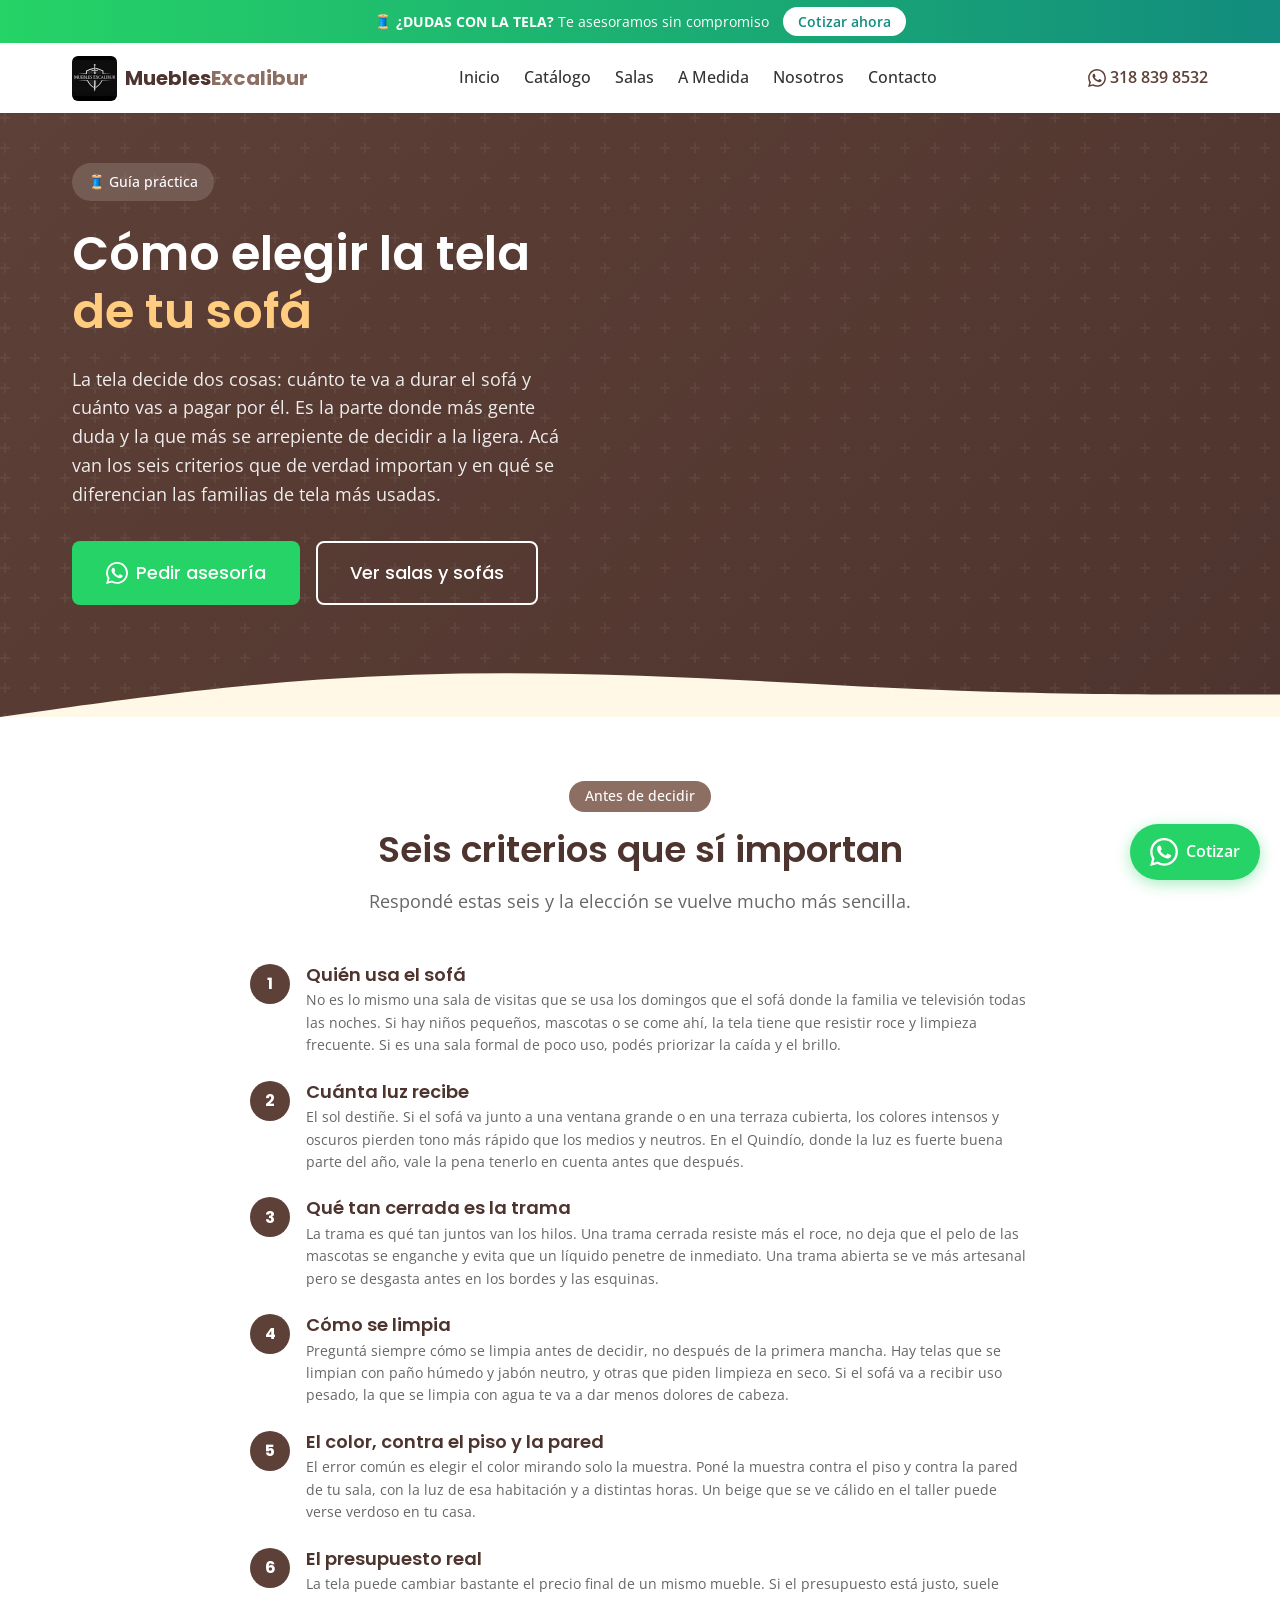
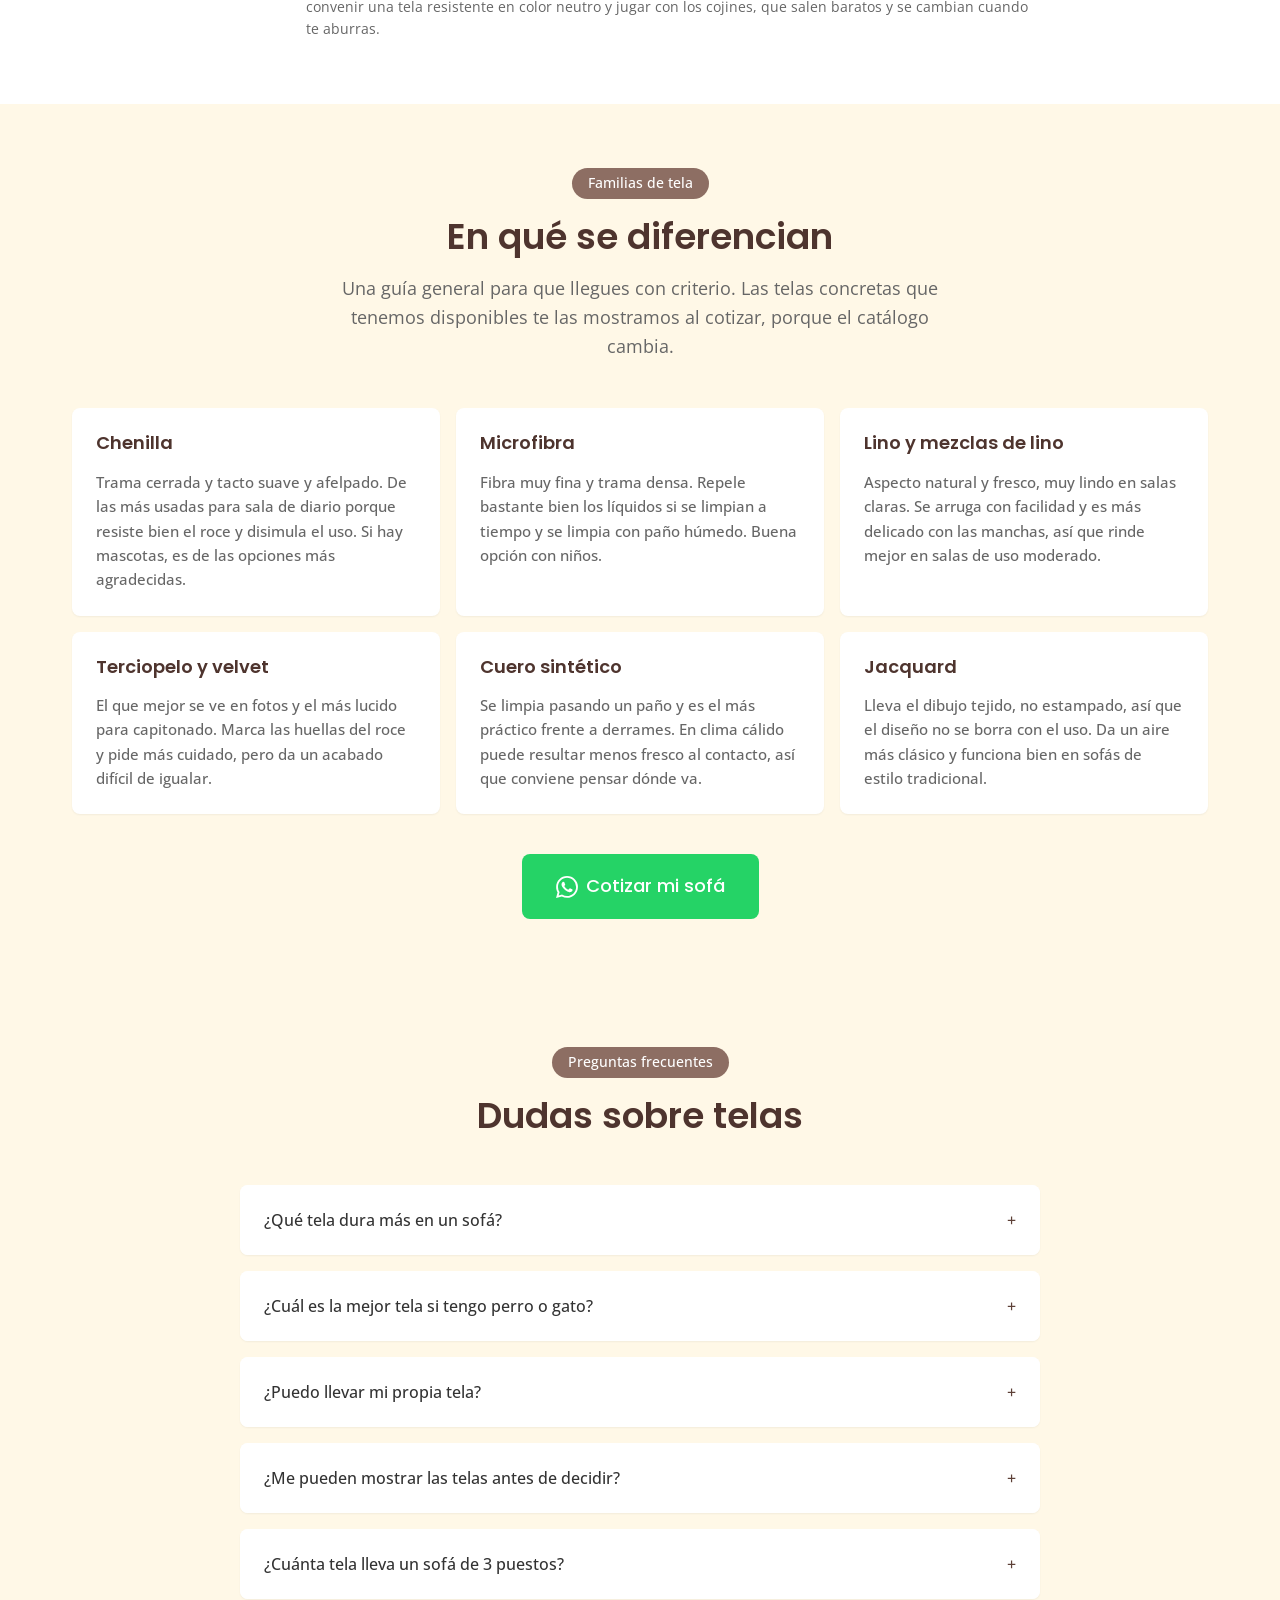
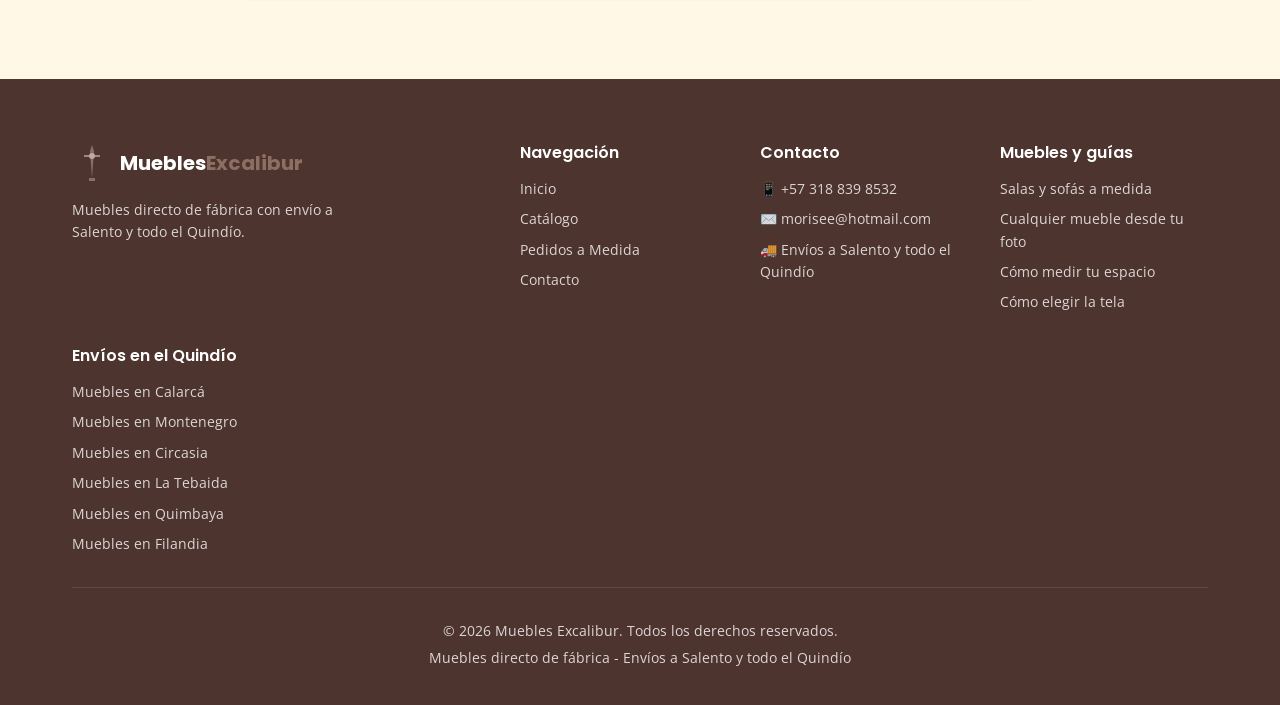
<file: como-elegir-tela-sofa.html>
<!DOCTYPE html>
<html lang="es-CO">
<head>
    <meta charset="UTF-8">
    <meta name="viewport" content="width=device-width, initial-scale=1.0">
    <title>Cómo Elegir la Tela de un Sofá | Guía Práctica de Tapicería</title>
    <meta name="description" content="Qué tela elegir para tu sofá según el uso, la luz y la limpieza. Diferencias entre chenilla, microfibra, lino, terciopelo, cuero sintético y jacquard.">
    <meta name="keywords" content="que tela elegir para sofa, mejor tela para sofa con mascotas, chenilla o microfibra, telas para tapizar, retapizar sofa Armenia, tapiceria Quindio">
    <meta name="robots" content="index, follow">
    <link rel="canonical" href="https://mueblesexcalibur.com/como-elegir-tela-sofa.html">
    <meta name="geo.region" content="CO-QUI">
    <meta name="geo.placename" content="Armenia, Quindío">

    <!-- Google Analytics -->
    <script async fetchpriority="low" src="https://www.googletagmanager.com/gtag/js?id=G-S5LZHPLNCJ"></script>
    <script>
      window.dataLayer = window.dataLayer || [];
      function gtag(){dataLayer.push(arguments);}
      gtag('js', new Date());
      gtag('config', 'G-S5LZHPLNCJ');
    </script>

    <meta property="og:type" content="article">
    <meta property="og:url" content="https://mueblesexcalibur.com/como-elegir-tela-sofa.html">
    <meta property="og:title" content="Cómo elegir la tela de un sofá">
    <meta property="og:description" content="Seis criterios para decidir y las diferencias entre chenilla, microfibra, lino, terciopelo, cuero sintético y jacquard.">
    <meta property="og:image" content="https://mueblesexcalibur.com/images/sala-16.jpg">
    <meta property="og:locale" content="es_CO">
    <meta name="twitter:card" content="summary_large_image">
    <meta name="twitter:title" content="Cómo elegir la tela de un sofá">
    <meta name="twitter:description" content="Guía práctica de Muebles Excalibur, Armenia, Quindío.">
    <meta name="twitter:image" content="https://mueblesexcalibur.com/images/sala-16.jpg">

    <link rel="dns-prefetch" href="https://wa.me">
    <link rel="preload" href="fonts/open-sans-variable.woff2" as="font" type="font/woff2" crossorigin>
    <link rel="preload" href="fonts/poppins-700.woff2" as="font" type="font/woff2" crossorigin>
    <link rel="stylesheet" href="fonts.css">
    <link rel="stylesheet" href="styles.css">
    <link rel="icon" type="image/svg+xml" href="images/favicon.svg">

    <script type="application/ld+json">
    {
        "@context": "https://schema.org",
        "@type": "Article",
        "headline": "Cómo elegir la tela de un sofá: seis criterios y las familias más usadas",
        "description": "Guía para elegir la tela de un sofá según el uso, la luz, la trama y la limpieza, con las características de chenilla, microfibra, lino, terciopelo, cuero sintético y jacquard.",
        "author": {
            "@type": "Organization",
            "name": "Muebles Excalibur",
            "url": "https://mueblesexcalibur.com"
        },
        "publisher": {
            "@type": "Organization",
            "name": "Muebles Excalibur",
            "url": "https://mueblesexcalibur.com"
        },
        "datePublished": "2026-08-11",
        "dateModified": "2026-08-11",
        "mainEntityOfPage": {
            "@type": "WebPage",
            "@id": "https://mueblesexcalibur.com/como-elegir-tela-sofa.html"
        },
        "image": "https://mueblesexcalibur.com/images/sala-16.jpg",
        "inLanguage": "es-CO"
    }
    </script>
    <script type="application/ld+json">
    {
        "@context": "https://schema.org",
        "@type": "FAQPage",
        "mainEntity": [
            {
                "@type": "Question",
                "name": "¿Qué tela dura más en un sofá?",
                "acceptedAnswer": {
                    "@type": "Answer",
                    "text": "Más que la familia de la tela, lo que manda es la densidad de la trama y el uso que le vas a dar. En general, las telas de trama cerrada como la chenilla o la microfibra aguantan mejor el roce diario que las de trama abierta. Contanos cómo se usa tu sala y te orientamos con lo que tenemos disponible."
                }
            },
            {
                "@type": "Question",
                "name": "¿Cuál es la mejor tela si tengo perro o gato?",
                "acceptedAnswer": {
                    "@type": "Answer",
                    "text": "Las de trama cerrada y superficie lisa, porque el pelo no se engancha y se retira pasando un paño o un rodillo. Conviene evitar las telas con bucles o hilos sueltos, que son justo donde las uñas se enredan."
                }
            },
            {
                "@type": "Question",
                "name": "¿Puedo llevar mi propia tela?",
                "acceptedAnswer": {
                    "@type": "Answer",
                    "text": "Escribinos y lo miramos. Depende del ancho del rollo, de la cantidad y de si la tela aguanta el tapizado, porque no toda tela de decoración sirve para un mueble de uso diario. Mandanos una foto de la tela y los metros que tenés."
                }
            },
            {
                "@type": "Question",
                "name": "¿Me pueden mostrar las telas antes de decidir?",
                "acceptedAnswer": {
                    "@type": "Answer",
                    "text": "Sí, y es lo que recomendamos. Ver y tocar la muestra cambia mucho la decisión respecto a mirar una foto. Escribinos por WhatsApp y coordinamos para que veas las opciones antes de confirmar el pedido."
                }
            },
            {
                "@type": "Question",
                "name": "¿Cuánta tela lleva un sofá de 3 puestos?",
                "acceptedAnswer": {
                    "@type": "Answer",
                    "text": "Depende del modelo, del ancho del rollo y de si el diseño lleva capitonado, que consume bastante más. Al cotizar te decimos el metraje exacto de tu mueble, así que no tenés que calcularlo vos."
                }
            }
        ]
    }
    </script>
    <script type="application/ld+json">
    {
        "@context": "https://schema.org",
        "@type": "BreadcrumbList",
        "itemListElement": [
            {
                "@type": "ListItem",
                "position": 1,
                "name": "Inicio",
                "item": "https://mueblesexcalibur.com/"
            },
            {
                "@type": "ListItem",
                "position": 2,
                "name": "Salas y sofás a medida",
                "item": "https://mueblesexcalibur.com/salas-y-sofas-a-medida.html"
            },
            {
                "@type": "ListItem",
                "position": 3,
                "name": "Cómo elegir la tela",
                "item": "https://mueblesexcalibur.com/como-elegir-tela-sofa.html"
            }
        ]
    }
    </script>
</head>
<body>
    <!-- Promo Banner -->
    <div class="promo-banner" style="background: linear-gradient(90deg, #25D366 0%, #128C7E 100%); color: white; text-align: center; padding: 10px 15px; font-size: 0.9rem; position: relative; z-index: 1001;">
        <span style="margin-right: 10px;">🧵 <strong>¿DUDAS CON LA TELA?</strong> Te asesoramos sin compromiso</span>
        <a href="https://wa.me/573188398532?text=(Orden%20en%20linea)%20Hola%20Mauricio%20%F0%9F%91%8B%20Necesito%20asesoria%20para%20elegir%20la%20tela%20de%20mi%20sof%C3%A1." style="background: white; color: #128C7E; padding: 5px 15px; border-radius: 20px; text-decoration: none; font-weight: 600; font-size: 0.85rem;">Cotizar ahora</a>
    </div>

    <!-- Header -->
    <header class="header" id="header">
        <div class="container">
            <div class="header-content">
                <a href="index.html" class="logo">
                    <picture><source srcset="images/logo.webp" type="image/webp"><img src="images/logo.jpg" width="720" height="720" alt="Muebles Excalibur" class="logo-icon" style="height: 45px; width: auto; border-radius: 6px;"></picture>
                    <span class="logo-text">Muebles<span class="logo-accent">Excalibur</span></span>
                </a>
                <nav class="nav" id="nav">
                    <a href="index.html" class="nav-link">Inicio</a>
                    <a href="index.html#catalogo" class="nav-link">Catálogo</a>
                    <a href="salas-y-sofas-a-medida.html" class="nav-link">Salas</a>
                    <a href="muebles-a-medida.html" class="nav-link">A Medida</a>
                    <a href="index.html#nosotros" class="nav-link">Nosotros</a>
                    <a href="index.html#contacto" class="nav-link">Contacto</a>
                </nav>
                <div class="header-actions">
                    <a href="https://wa.me/573188398532?text=(Orden%20en%20linea)%20Hola%20Mauricio%20%F0%9F%91%8B%20Estoy%20interesado%20en%20sus%20muebles." class="header-phone">
                        <svg width="18" height="18" viewBox="0 0 24 24" fill="currentColor"><path d="M17.472 14.382c-.297-.149-1.758-.867-2.03-.967-.273-.099-.471-.148-.67.15-.197.297-.767.966-.94 1.164-.173.199-.347.223-.644.075-.297-.15-1.255-.463-2.39-1.475-.883-.788-1.48-1.761-1.653-2.059-.173-.297-.018-.458.13-.606.134-.133.298-.347.446-.52.149-.174.198-.298.298-.497.099-.198.05-.371-.025-.52-.075-.149-.669-1.612-.916-2.207-.242-.579-.487-.5-.669-.51-.173-.008-.371-.01-.57-.01-.198 0-.52.074-.792.372-.272.297-1.04 1.016-1.04 2.479 0 1.462 1.065 2.875 1.213 3.074.149.198 2.096 3.2 5.077 4.487.709.306 1.262.489 1.694.625.712.227 1.36.195 1.871.118.571-.085 1.758-.719 2.006-1.413.248-.694.248-1.289.173-1.413-.074-.124-.272-.198-.57-.347m-5.421 7.403h-.004a9.87 9.87 0 01-5.031-1.378l-.361-.214-3.741.982.998-3.648-.235-.374a9.86 9.86 0 01-1.51-5.26c.001-5.45 4.436-9.884 9.888-9.884 2.64 0 5.122 1.03 6.988 2.898a9.825 9.825 0 012.893 6.994c-.003 5.45-4.437 9.884-9.885 9.884m8.413-18.297A11.815 11.815 0 0012.05 0C5.495 0 .16 5.335.157 11.892c0 2.096.547 4.142 1.588 5.945L.057 24l6.305-1.654a11.882 11.882 0 005.683 1.448h.005c6.554 0 11.89-5.335 11.893-11.893a11.821 11.821 0 00-3.48-8.413z"/></svg>
                        <span>318 839 8532</span>
                    </a>
                    <button class="menu-toggle" id="menuToggle" aria-label="Menú">
                        <span></span><span></span><span></span>
                    </button>
                </div>
            </div>
        </div>
    </header>

    <section class="hero">
        <div class="hero-bg"></div>
        <div class="container">
            <div class="hero-content">
                <span class="hero-badge">🧵 Guía práctica</span>
                <h1 class="hero-title">Cómo elegir la tela<br><span class="highlight">de tu sofá</span></h1>
                <p class="hero-subtitle">La tela decide dos cosas: cuánto te va a durar el sofá y cuánto vas a pagar por él. Es la parte donde más gente duda y la que más se arrepiente de decidir a la ligera. Acá van los seis criterios que de verdad importan y en qué se diferencian las familias de tela más usadas.</p>
                <div class="hero-buttons">
                    <a href="https://wa.me/573188398532?text=(Orden%20en%20linea)%20Hola%20Mauricio%20%F0%9F%91%8B%20Necesito%20asesor%C3%ADa%20para%20elegir%20la%20tela%20de%20mi%20sof%C3%A1." class="btn btn-whatsapp btn-lg">
                        <svg width="22" height="22" viewBox="0 0 24 24" fill="currentColor"><path d="M17.472 14.382c-.297-.149-1.758-.867-2.03-.967-.273-.099-.471-.148-.67.15-.197.297-.767.966-.94 1.164-.173.199-.347.223-.644.075-.297-.15-1.255-.463-2.39-1.475-.883-.788-1.48-1.761-1.653-2.059-.173-.297-.018-.458.13-.606.134-.133.298-.347.446-.52.149-.174.198-.298.298-.497.099-.198.05-.371-.025-.52-.075-.149-.669-1.612-.916-2.207-.242-.579-.487-.5-.669-.51-.173-.008-.371-.01-.57-.01-.198 0-.52.074-.792.372-.272.297-1.04 1.016-1.04 2.479 0 1.462 1.065 2.875 1.213 3.074.149.198 2.096 3.2 5.077 4.487.709.306 1.262.489 1.694.625.712.227 1.36.195 1.871.118.571-.085 1.758-.719 2.006-1.413.248-.694.248-1.289.173-1.413-.074-.124-.272-.198-.57-.347m-5.421 7.403h-.004a9.87 9.87 0 01-5.031-1.378l-.361-.214-3.741.982.998-3.648-.235-.374a9.86 9.86 0 01-1.51-5.26c.001-5.45 4.436-9.884 9.888-9.884 2.64 0 5.122 1.03 6.988 2.898a9.825 9.825 0 012.893 6.994c-.003 5.45-4.437 9.884-9.885 9.884m8.413-18.297A11.815 11.815 0 0012.05 0C5.495 0 .16 5.335.157 11.892c0 2.096.547 4.142 1.588 5.945L.057 24l6.305-1.654a11.882 11.882 0 005.683 1.448h.005c6.554 0 11.89-5.335 11.893-11.893a11.821 11.821 0 00-3.48-8.413z"/></svg>
                        Pedir asesoría
                    </a>
                    <a href="salas-y-sofas-a-medida.html" class="btn btn-outline btn-lg">Ver salas y sofás</a>
                </div>
            </div>
        </div>
        <div class="hero-wave">
            <svg viewBox="0 0 1440 120" fill="none" preserveAspectRatio="none">
                <path d="M0 120L60 105C120 90 240 60 360 45C480 30 600 30 720 37.5C840 45 960 60 1080 67.5C1200 75 1320 75 1380 75L1440 75V120H1380C1320 120 1200 120 1080 120C960 120 840 120 720 120C600 120 480 120 360 120C240 120 120 120 60 120H0Z" fill="#FFF8E7"/>
            </svg>
        </div>
    </section>

    <section class="custom-order">
        <div class="container">
            <div class="section-header">
                <span class="section-badge">Antes de decidir</span>
                <h2 class="section-title">Seis criterios que sí importan</h2>
                <p class="section-subtitle">Respondé estas seis y la elección se vuelve mucho más sencilla.</p>
            </div>
            <div class="custom-order-steps" style="max-width: 780px; margin: 0 auto;">
                <div class="step">
                    <div class="step-number">1</div>
                    <div class="step-content">
                        <h3>Quién usa el sofá</h3>
                        <p>No es lo mismo una sala de visitas que se usa los domingos que el sofá donde la familia ve televisión todas las noches. Si hay niños pequeños, mascotas o se come ahí, la tela tiene que resistir roce y limpieza frecuente. Si es una sala formal de poco uso, podés priorizar la caída y el brillo.</p>
                    </div>
                </div>
                <div class="step">
                    <div class="step-number">2</div>
                    <div class="step-content">
                        <h3>Cuánta luz recibe</h3>
                        <p>El sol destiñe. Si el sofá va junto a una ventana grande o en una terraza cubierta, los colores intensos y oscuros pierden tono más rápido que los medios y neutros. En el Quindío, donde la luz es fuerte buena parte del año, vale la pena tenerlo en cuenta antes que después.</p>
                    </div>
                </div>
                <div class="step">
                    <div class="step-number">3</div>
                    <div class="step-content">
                        <h3>Qué tan cerrada es la trama</h3>
                        <p>La trama es qué tan juntos van los hilos. Una trama cerrada resiste más el roce, no deja que el pelo de las mascotas se enganche y evita que un líquido penetre de inmediato. Una trama abierta se ve más artesanal pero se desgasta antes en los bordes y las esquinas.</p>
                    </div>
                </div>
                <div class="step">
                    <div class="step-number">4</div>
                    <div class="step-content">
                        <h3>Cómo se limpia</h3>
                        <p>Preguntá siempre cómo se limpia antes de decidir, no después de la primera mancha. Hay telas que se limpian con paño húmedo y jabón neutro, y otras que piden limpieza en seco. Si el sofá va a recibir uso pesado, la que se limpia con agua te va a dar menos dolores de cabeza.</p>
                    </div>
                </div>
                <div class="step">
                    <div class="step-number">5</div>
                    <div class="step-content">
                        <h3>El color, contra el piso y la pared</h3>
                        <p>El error común es elegir el color mirando solo la muestra. Poné la muestra contra el piso y contra la pared de tu sala, con la luz de esa habitación y a distintas horas. Un beige que se ve cálido en el taller puede verse verdoso en tu casa.</p>
                    </div>
                </div>
                <div class="step">
                    <div class="step-number">6</div>
                    <div class="step-content">
                        <h3>El presupuesto real</h3>
                        <p>La tela puede cambiar bastante el precio final de un mismo mueble. Si el presupuesto está justo, suele convenir una tela resistente en color neutro y jugar con los cojines, que salen baratos y se cambian cuando te aburras.</p>
                    </div>
                </div>
            </div>
        </div>
    </section>

    <section class="categories">
        <div class="container">
            <div class="section-header">
                <span class="section-badge">Familias de tela</span>
                <h2 class="section-title">En qué se diferencian</h2>
                <p class="section-subtitle">Una guía general para que llegues con criterio. Las telas concretas que tenemos disponibles te las mostramos al cotizar, porque el catálogo cambia.</p>
            </div>
            <div class="trust-grid" style="grid-template-columns: repeat(auto-fit, minmax(280px, 1fr)); gap: 1rem;">
                <div class="trust-card" style="flex-direction: column; align-items: flex-start; text-align: left; padding: 1.5rem;">
                    <h3 style="font-size: 1.125rem; margin-bottom: 0.5rem;">Chenilla</h3>
                    <span style="color: var(--color-text-light); font-size: 0.95rem; line-height: 1.6;">Trama cerrada y tacto suave y afelpado. De las más usadas para sala de diario porque resiste bien el roce y disimula el uso. Si hay mascotas, es de las opciones más agradecidas.</span>
                </div>
                <div class="trust-card" style="flex-direction: column; align-items: flex-start; text-align: left; padding: 1.5rem;">
                    <h3 style="font-size: 1.125rem; margin-bottom: 0.5rem;">Microfibra</h3>
                    <span style="color: var(--color-text-light); font-size: 0.95rem; line-height: 1.6;">Fibra muy fina y trama densa. Repele bastante bien los líquidos si se limpian a tiempo y se limpia con paño húmedo. Buena opción con niños.</span>
                </div>
                <div class="trust-card" style="flex-direction: column; align-items: flex-start; text-align: left; padding: 1.5rem;">
                    <h3 style="font-size: 1.125rem; margin-bottom: 0.5rem;">Lino y mezclas de lino</h3>
                    <span style="color: var(--color-text-light); font-size: 0.95rem; line-height: 1.6;">Aspecto natural y fresco, muy lindo en salas claras. Se arruga con facilidad y es más delicado con las manchas, así que rinde mejor en salas de uso moderado.</span>
                </div>
                <div class="trust-card" style="flex-direction: column; align-items: flex-start; text-align: left; padding: 1.5rem;">
                    <h3 style="font-size: 1.125rem; margin-bottom: 0.5rem;">Terciopelo y velvet</h3>
                    <span style="color: var(--color-text-light); font-size: 0.95rem; line-height: 1.6;">El que mejor se ve en fotos y el más lucido para capitonado. Marca las huellas del roce y pide más cuidado, pero da un acabado difícil de igualar.</span>
                </div>
                <div class="trust-card" style="flex-direction: column; align-items: flex-start; text-align: left; padding: 1.5rem;">
                    <h3 style="font-size: 1.125rem; margin-bottom: 0.5rem;">Cuero sintético</h3>
                    <span style="color: var(--color-text-light); font-size: 0.95rem; line-height: 1.6;">Se limpia pasando un paño y es el más práctico frente a derrames. En clima cálido puede resultar menos fresco al contacto, así que conviene pensar dónde va.</span>
                </div>
                <div class="trust-card" style="flex-direction: column; align-items: flex-start; text-align: left; padding: 1.5rem;">
                    <h3 style="font-size: 1.125rem; margin-bottom: 0.5rem;">Jacquard</h3>
                    <span style="color: var(--color-text-light); font-size: 0.95rem; line-height: 1.6;">Lleva el dibujo tejido, no estampado, así que el diseño no se borra con el uso. Da un aire más clásico y funciona bien en sofás de estilo tradicional.</span>
                </div>
            </div>
            <div style="text-align: center; margin-top: 2.5rem;">
                <a href="https://wa.me/573188398532?text=(Orden%20en%20linea)%20Hola%20Mauricio%20%F0%9F%91%8B%20Ya%20tengo%20idea%20de%20la%20tela%20que%20busco%2C%20quiero%20cotizar%20un%20sof%C3%A1." class="btn btn-whatsapp btn-lg">
                    <svg width="22" height="22" viewBox="0 0 24 24" fill="currentColor"><path d="M17.472 14.382c-.297-.149-1.758-.867-2.03-.967-.273-.099-.471-.148-.67.15-.197.297-.767.966-.94 1.164-.173.199-.347.223-.644.075-.297-.15-1.255-.463-2.39-1.475-.883-.788-1.48-1.761-1.653-2.059-.173-.297-.018-.458.13-.606.134-.133.298-.347.446-.52.149-.174.198-.298.298-.497.099-.198.05-.371-.025-.52-.075-.149-.669-1.612-.916-2.207-.242-.579-.487-.5-.669-.51-.173-.008-.371-.01-.57-.01-.198 0-.52.074-.792.372-.272.297-1.04 1.016-1.04 2.479 0 1.462 1.065 2.875 1.213 3.074.149.198 2.096 3.2 5.077 4.487.709.306 1.262.489 1.694.625.712.227 1.36.195 1.871.118.571-.085 1.758-.719 2.006-1.413.248-.694.248-1.289.173-1.413-.074-.124-.272-.198-.57-.347m-5.421 7.403h-.004a9.87 9.87 0 01-5.031-1.378l-.361-.214-3.741.982.998-3.648-.235-.374a9.86 9.86 0 01-1.51-5.26c.001-5.45 4.436-9.884 9.888-9.884 2.64 0 5.122 1.03 6.988 2.898a9.825 9.825 0 012.893 6.994c-.003 5.45-4.437 9.884-9.885 9.884m8.413-18.297A11.815 11.815 0 0012.05 0C5.495 0 .16 5.335.157 11.892c0 2.096.547 4.142 1.588 5.945L.057 24l6.305-1.654a11.882 11.882 0 005.683 1.448h.005c6.554 0 11.89-5.335 11.893-11.893a11.821 11.821 0 00-3.48-8.413z"/></svg>
                    Cotizar mi sofá
                </a>
            </div>
        </div>
    </section>

    <section class="faq">
        <div class="container">
            <div class="section-header">
                <span class="section-badge">Preguntas frecuentes</span>
                <h2 class="section-title">Dudas sobre telas</h2>
            </div>
            <div class="faq-grid">
                <div class="faq-item">
                    <button class="faq-question">
                        <span>¿Qué tela dura más en un sofá?</span>
                        <span class="faq-icon">+</span>
                    </button>
                    <div class="faq-answer">
                        <p>Más que la familia de la tela, lo que manda es la densidad de la trama y el uso que le vas a dar. En general, las telas de trama cerrada como la chenilla o la microfibra aguantan mejor el roce diario que las de trama abierta. Contanos cómo se usa tu sala y te orientamos con lo que tenemos disponible.</p>
                    </div>
                </div>

                <div class="faq-item">
                    <button class="faq-question">
                        <span>¿Cuál es la mejor tela si tengo perro o gato?</span>
                        <span class="faq-icon">+</span>
                    </button>
                    <div class="faq-answer">
                        <p>Las de trama cerrada y superficie lisa, porque el pelo no se engancha y se retira pasando un paño o un rodillo. Conviene evitar las telas con bucles o hilos sueltos, que son justo donde las uñas se enredan.</p>
                    </div>
                </div>

                <div class="faq-item">
                    <button class="faq-question">
                        <span>¿Puedo llevar mi propia tela?</span>
                        <span class="faq-icon">+</span>
                    </button>
                    <div class="faq-answer">
                        <p>Escribinos y lo miramos. Depende del ancho del rollo, de la cantidad y de si la tela aguanta el tapizado, porque no toda tela de decoración sirve para un mueble de uso diario. Mandanos una foto de la tela y los metros que tenés.</p>
                    </div>
                </div>

                <div class="faq-item">
                    <button class="faq-question">
                        <span>¿Me pueden mostrar las telas antes de decidir?</span>
                        <span class="faq-icon">+</span>
                    </button>
                    <div class="faq-answer">
                        <p>Sí, y es lo que recomendamos. Ver y tocar la muestra cambia mucho la decisión respecto a mirar una foto. Escribinos por WhatsApp y coordinamos para que veas las opciones antes de confirmar el pedido.</p>
                    </div>
                </div>

                <div class="faq-item">
                    <button class="faq-question">
                        <span>¿Cuánta tela lleva un sofá de 3 puestos?</span>
                        <span class="faq-icon">+</span>
                    </button>
                    <div class="faq-answer">
                        <p>Depende del modelo, del ancho del rollo y de si el diseño lleva capitonado, que consume bastante más. Al cotizar te decimos el metraje exacto de tu mueble, así que no tenés que calcularlo vos.</p>
                    </div>
                </div>
            </div>
        </div>
    </section>

    <footer class="footer">
        <div class="container">
            <div class="footer-grid">
                <div class="footer-brand">
                    <a href="index.html" class="logo">
                        <svg class="logo-icon" viewBox="0 0 40 40" fill="none" xmlns="http://www.w3.org/2000/svg">
                            <path d="M20 2L22 8L20 35L18 8L20 2Z" fill="#8D6E63"/>
                            <path d="M12 12H28V14H12V12Z" fill="#A1887F"/>
                            <circle cx="20" cy="13" r="3" fill="#BCAAA4"/>
                            <path d="M17 35H23V38H17V35Z" fill="#8D6E63"/>
                        </svg>
                        <span class="logo-text">Muebles<span class="logo-accent">Excalibur</span></span>
                    </a>
                    <p>Muebles directo de fábrica con envío a Salento y todo el Quindío.</p>
                </div>
                <div class="footer-nav">
                    <h3>Navegación</h3>
                    <nav>
                        <a href="index.html">Inicio</a>
                        <a href="index.html#catalogo">Catálogo</a>
                        <a href="muebles-a-medida.html">Pedidos a Medida</a>
                        <a href="index.html#contacto">Contacto</a>
                    </nav>
                </div>
                <div class="footer-contact">
                    <h3>Contacto</h3>
                    <p>📱 +57 318 839 8532</p>
                    <p>✉️ morisee@hotmail.com</p>
                    <p>🚚 Envíos a Salento y todo el Quindío</p>
                </div>
                <div class="footer-nav">
                    <h3>Muebles y guías</h3>
                    <nav>
                        <a href="salas-y-sofas-a-medida.html">Salas y sofás a medida</a>
                        <a href="muebles-a-medida.html">Cualquier mueble desde tu foto</a>
                        <a href="como-medir-espacio-mueble.html">Cómo medir tu espacio</a>
                        <a href="como-elegir-tela-sofa.html">Cómo elegir la tela</a>
                    </nav>
                </div>

                <div class="footer-nav">
                    <h3>Envíos en el Quindío</h3>
                    <nav>
                        <a href="muebles-calarca.html">Muebles en Calarcá</a>
                        <a href="muebles-montenegro.html">Muebles en Montenegro</a>
                        <a href="muebles-circasia.html">Muebles en Circasia</a>
                        <a href="muebles-la-tebaida.html">Muebles en La Tebaida</a>
                        <a href="muebles-quimbaya.html">Muebles en Quimbaya</a>
                        <a href="muebles-filandia.html">Muebles en Filandia</a>
                    </nav>
                </div>
            </div>
            <div class="footer-bottom">
                <p>&copy; 2026 Muebles Excalibur. Todos los derechos reservados.</p>
                <p>Muebles directo de fábrica - Envíos a Salento y todo el Quindío</p>
            </div>
        </div>
    </footer>

    <!-- WhatsApp Float -->
    <div style="position: fixed; bottom: 20px; right: 20px; z-index: 9999;">
        <a href="https://wa.me/573188398532?text=(Orden%20en%20linea)%20Hola%20Mauricio%20%F0%9F%91%8B%20Vi%20su%20p%C3%A1gina%20de%20Salento%20y%20quiero%20cotizar." style="display: flex; align-items: center; gap: 8px; background: #25D366; color: white; padding: 14px 20px; border-radius: 50px; text-decoration: none; font-weight: 600; box-shadow: 0 4px 15px rgba(37,211,102,0.4);">
            <svg width="28" height="28" viewBox="0 0 24 24" fill="currentColor"><path d="M17.472 14.382c-.297-.149-1.758-.867-2.03-.967-.273-.099-.471-.148-.67.15-.197.297-.767.966-.94 1.164-.173.199-.347.223-.644.075-.297-.15-1.255-.463-2.39-1.475-.883-.788-1.48-1.761-1.653-2.059-.173-.297-.018-.458.13-.606.134-.133.298-.347.446-.52.149-.174.198-.298.298-.497.099-.198.05-.371-.025-.52-.075-.149-.669-1.612-.916-2.207-.242-.579-.487-.5-.669-.51-.173-.008-.371-.01-.57-.01-.198 0-.52.074-.792.372-.272.297-1.04 1.016-1.04 2.479 0 1.462 1.065 2.875 1.213 3.074.149.198 2.096 3.2 5.077 4.487.709.306 1.262.489 1.694.625.712.227 1.36.195 1.871.118.571-.085 1.758-.719 2.006-1.413.248-.694.248-1.289.173-1.413-.074-.124-.272-.198-.57-.347m-5.421 7.403h-.004a9.87 9.87 0 01-5.031-1.378l-.361-.214-3.741.982.998-3.648-.235-.374a9.86 9.86 0 01-1.51-5.26c.001-5.45 4.436-9.884 9.888-9.884 2.64 0 5.122 1.03 6.988 2.898a9.825 9.825 0 012.893 6.994c-.003 5.45-4.437 9.884-9.885 9.884m8.413-18.297A11.815 11.815 0 0012.05 0C5.495 0 .16 5.335.157 11.892c0 2.096.547 4.142 1.588 5.945L.057 24l6.305-1.654a11.882 11.882 0 005.683 1.448h.005c6.554 0 11.89-5.335 11.893-11.893a11.821 11.821 0 00-3.48-8.413z"/></svg>
            <span>Cotizar</span>
        </a>
    </div>

    <script src="script.js"></script>
    <script src="script.js"></script>
</body>
</html>
</file>
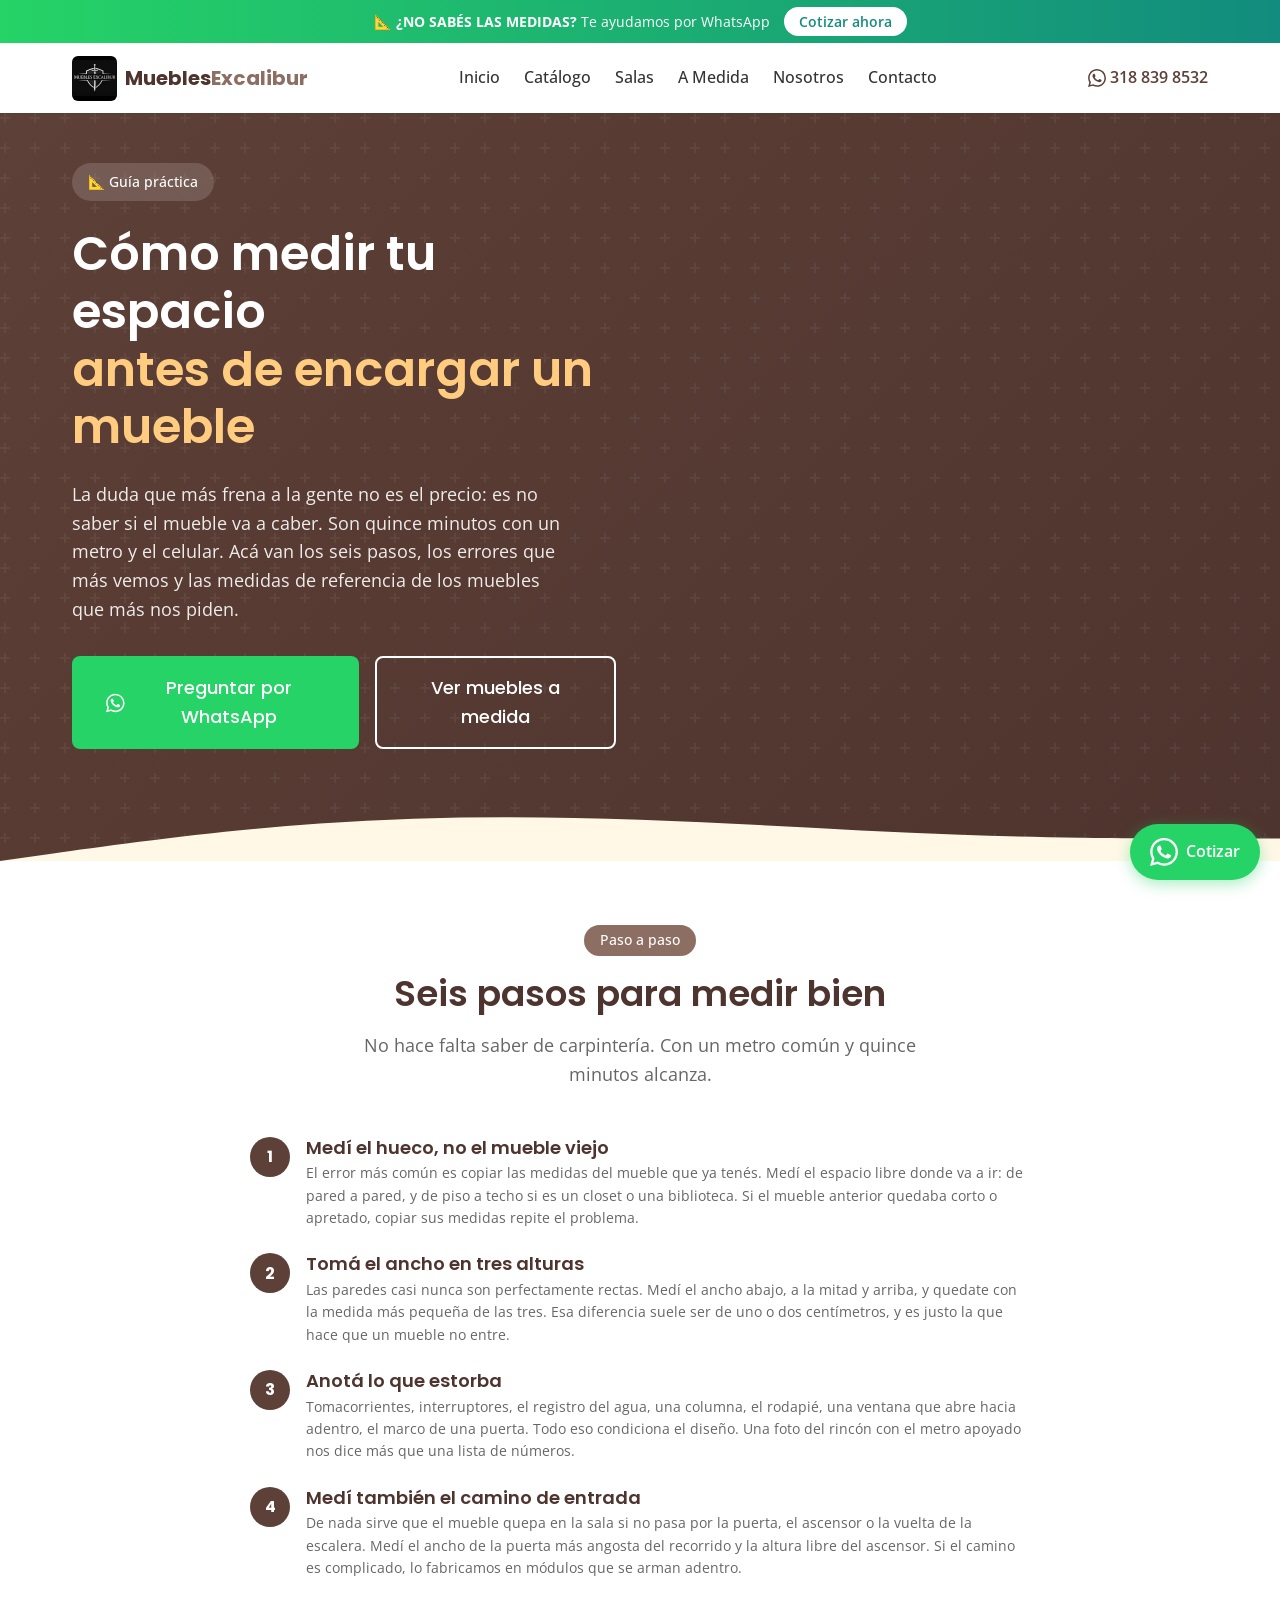
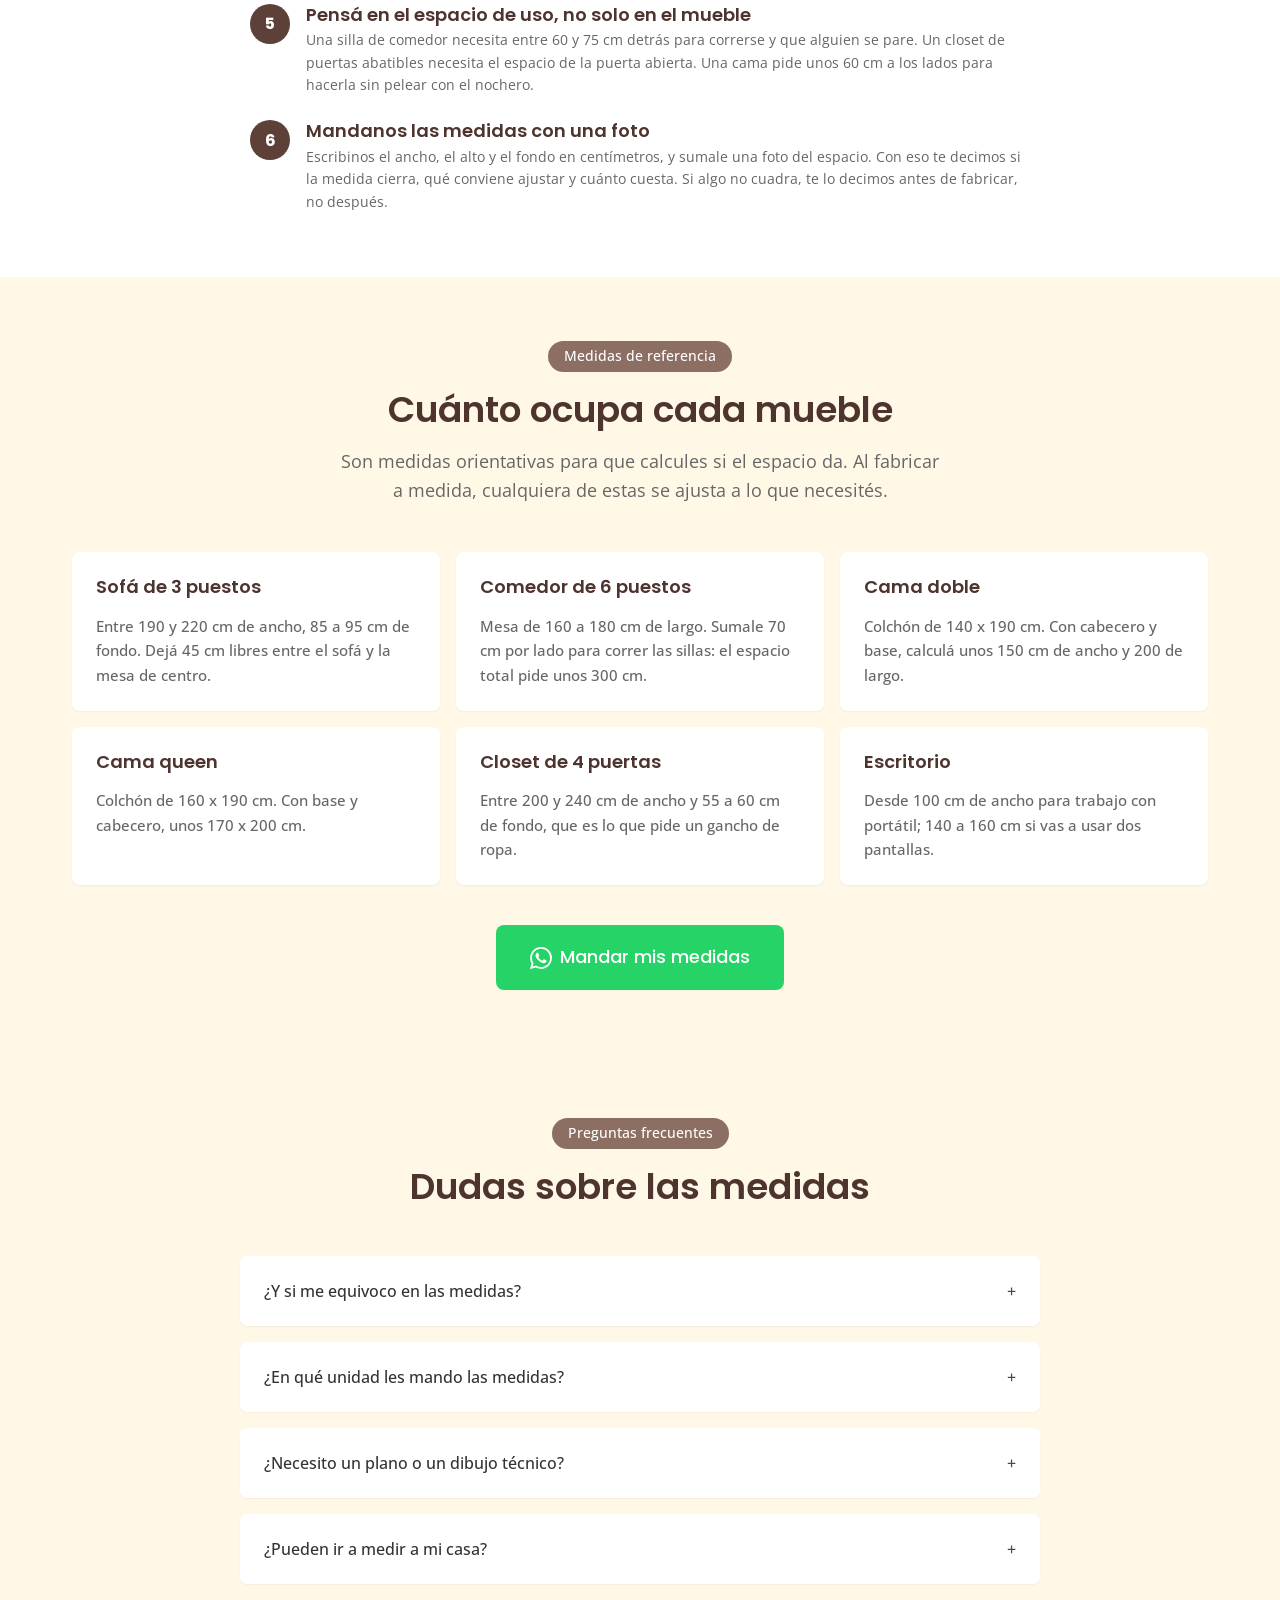
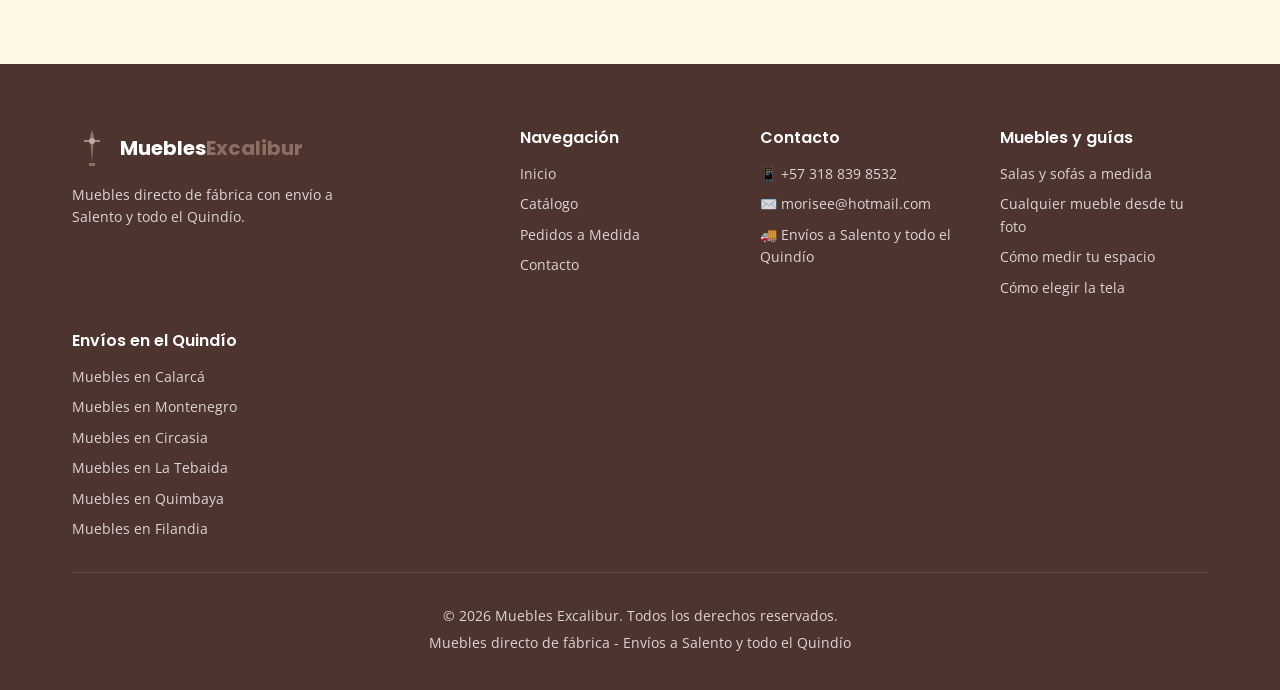
<file: como-medir-espacio-mueble.html>
<!DOCTYPE html>
<html lang="es-CO">
<head>
    <meta charset="UTF-8">
    <meta name="viewport" content="width=device-width, initial-scale=1.0">
    <title>Cómo Medir tu Espacio para un Mueble a Medida | Guía</title>
    <meta name="description" content="Guía para medir bien tu espacio antes de encargar un mueble: los 6 pasos, los errores comunes y las medidas de sofás, comedores, camas y closets.">
    <meta name="keywords" content="como medir espacio mueble, medidas para muebles a medida, medidas closet, medidas comedor, cuanto mide un sofa 3 puestos, muebles a medida Armenia">
    <meta name="robots" content="index, follow">
    <link rel="canonical" href="https://mueblesexcalibur.com/como-medir-espacio-mueble.html">
    <meta name="geo.region" content="CO-QUI">
    <meta name="geo.placename" content="Armenia, Quindío">

    <!-- Google Analytics -->
    <script async fetchpriority="low" src="https://www.googletagmanager.com/gtag/js?id=G-S5LZHPLNCJ"></script>
    <script>
      window.dataLayer = window.dataLayer || [];
      function gtag(){dataLayer.push(arguments);}
      gtag('js', new Date());
      gtag('config', 'G-S5LZHPLNCJ');
    </script>

    <meta property="og:type" content="article">
    <meta property="og:url" content="https://mueblesexcalibur.com/como-medir-espacio-mueble.html">
    <meta property="og:title" content="Cómo medir tu espacio antes de encargar un mueble a medida">
    <meta property="og:description" content="Los 6 pasos para medir bien, los errores que más se repiten y las medidas de referencia de los muebles más pedidos.">
    <meta property="og:image" content="https://mueblesexcalibur.com/images/og-image.jpg">
    <meta property="og:locale" content="es_CO">
    <meta name="twitter:card" content="summary_large_image">
    <meta name="twitter:title" content="Cómo medir tu espacio antes de encargar un mueble a medida">
    <meta name="twitter:description" content="Guía práctica de Muebles Excalibur, Armenia, Quindío.">
    <meta name="twitter:image" content="https://mueblesexcalibur.com/images/og-image.jpg">

    <link rel="dns-prefetch" href="https://wa.me">
    <link rel="preload" href="fonts/open-sans-variable.woff2" as="font" type="font/woff2" crossorigin>
    <link rel="preload" href="fonts/poppins-700.woff2" as="font" type="font/woff2" crossorigin>
    <link rel="stylesheet" href="fonts.css">
    <link rel="stylesheet" href="styles.css">
    <link rel="icon" type="image/svg+xml" href="images/favicon.svg">

    <script type="application/ld+json">
    {
        "@context": "https://schema.org",
        "@type": "Article",
        "headline": "Cómo medir tu espacio antes de encargar un mueble a medida",
        "description": "Seis pasos para tomar bien las medidas de un espacio, más las medidas de referencia de los muebles más pedidos.",
        "author": {
            "@type": "Organization",
            "name": "Muebles Excalibur",
            "url": "https://mueblesexcalibur.com"
        },
        "publisher": {
            "@type": "Organization",
            "name": "Muebles Excalibur",
            "url": "https://mueblesexcalibur.com"
        },
        "datePublished": "2026-08-11",
        "dateModified": "2026-08-11",
        "mainEntityOfPage": {
            "@type": "WebPage",
            "@id": "https://mueblesexcalibur.com/como-medir-espacio-mueble.html"
        },
        "image": "https://mueblesexcalibur.com/images/og-image.jpg",
        "inLanguage": "es-CO"
    }
    </script>
    <script type="application/ld+json">
    {
        "@context": "https://schema.org",
        "@type": "HowTo",
        "name": "Cómo medir tu espacio antes de encargar un mueble a medida",
        "description": "Guía paso a paso para tomar las medidas de un espacio antes de encargar un mueble a medida, hecha por Muebles Excalibur en Armenia, Quindío.",
        "totalTime": "PT15M",
        "tool": [
            {
                "@type": "HowToTool",
                "name": "Metro o cinta métrica"
            },
            {
                "@type": "HowToTool",
                "name": "Celular para tomar fotos"
            }
        ],
        "step": [
            {
                "@type": "HowToStep",
                "position": 1,
                "name": "Medí el hueco, no el mueble viejo",
                "text": "El error más común es copiar las medidas del mueble que ya tenés. Medí el espacio libre donde va a ir: de pared a pared, y de piso a techo si es un closet o una biblioteca. Si el mueble anterior quedaba corto o apretado, copiar sus medidas repite el problema."
            },
            {
                "@type": "HowToStep",
                "position": 2,
                "name": "Tomá el ancho en tres alturas",
                "text": "Las paredes casi nunca son perfectamente rectas. Medí el ancho abajo, a la mitad y arriba, y quedate con la medida más pequeña de las tres. Esa diferencia suele ser de uno o dos centímetros, y es justo la que hace que un mueble no entre."
            },
            {
                "@type": "HowToStep",
                "position": 3,
                "name": "Anotá lo que estorba",
                "text": "Tomacorrientes, interruptores, el registro del agua, una columna, el rodapié, una ventana que abre hacia adentro, el marco de una puerta. Todo eso condiciona el diseño. Una foto del rincón con el metro apoyado nos dice más que una lista de números."
            },
            {
                "@type": "HowToStep",
                "position": 4,
                "name": "Medí también el camino de entrada",
                "text": "De nada sirve que el mueble quepa en la sala si no pasa por la puerta, el ascensor o la vuelta de la escalera. Medí el ancho de la puerta más angosta del recorrido y la altura libre del ascensor. Si el camino es complicado, lo fabricamos en módulos que se arman adentro."
            },
            {
                "@type": "HowToStep",
                "position": 5,
                "name": "Pensá en el espacio de uso, no solo en el mueble",
                "text": "Una silla de comedor necesita entre 60 y 75 cm detrás para correrse y que alguien se pare. Un closet de puertas abatibles necesita el espacio de la puerta abierta. Una cama pide unos 60 cm a los lados para hacerla sin pelear con el nochero."
            },
            {
                "@type": "HowToStep",
                "position": 6,
                "name": "Mandanos las medidas con una foto",
                "text": "Escribinos el ancho, el alto y el fondo en centímetros, y sumale una foto del espacio. Con eso te decimos si la medida cierra, qué conviene ajustar y cuánto cuesta. Si algo no cuadra, te lo decimos antes de fabricar, no después."
            }
        ]
    }
    </script>
    <script type="application/ld+json">
    {
        "@context": "https://schema.org",
        "@type": "FAQPage",
        "mainEntity": [
            {
                "@type": "Question",
                "name": "¿Y si me equivoco en las medidas?",
                "acceptedAnswer": {
                    "@type": "Answer",
                    "text": "Por eso pedimos la foto además de los números: si algo no cuadra con lo que vemos, te avisamos antes de fabricar. Y cuando el espacio es complicado, coordinamos ir a tomar las medidas nosotros."
                }
            },
            {
                "@type": "Question",
                "name": "¿En qué unidad les mando las medidas?",
                "acceptedAnswer": {
                    "@type": "Answer",
                    "text": "En centímetros, que es como trabajamos. Si las tenés en metros o en pulgadas, mandalas igual y las convertimos; lo importante es que nos digas en qué unidad están."
                }
            },
            {
                "@type": "Question",
                "name": "¿Necesito un plano o un dibujo técnico?",
                "acceptedAnswer": {
                    "@type": "Answer",
                    "text": "No. Con el ancho, el alto y el fondo alcanza para empezar. Un dibujo a mano alzada con los números anotados funciona perfecto, y muchos clientes nos mandan justamente eso."
                }
            },
            {
                "@type": "Question",
                "name": "¿Pueden ir a medir a mi casa?",
                "acceptedAnswer": {
                    "@type": "Answer",
                    "text": "Sí, dentro de Armenia y los municipios del Quindío lo coordinamos, sobre todo en closets y muebles empotrados donde el margen de error es mínimo. Escribinos por WhatsApp y agendamos."
                }
            }
        ]
    }
    </script>
    <script type="application/ld+json">
    {
        "@context": "https://schema.org",
        "@type": "BreadcrumbList",
        "itemListElement": [
            {
                "@type": "ListItem",
                "position": 1,
                "name": "Inicio",
                "item": "https://mueblesexcalibur.com/"
            },
            {
                "@type": "ListItem",
                "position": 2,
                "name": "Muebles a medida",
                "item": "https://mueblesexcalibur.com/muebles-a-medida.html"
            },
            {
                "@type": "ListItem",
                "position": 3,
                "name": "Cómo medir tu espacio",
                "item": "https://mueblesexcalibur.com/como-medir-espacio-mueble.html"
            }
        ]
    }
    </script>
</head>
<body>
    <!-- Promo Banner -->
    <div class="promo-banner" style="background: linear-gradient(90deg, #25D366 0%, #128C7E 100%); color: white; text-align: center; padding: 10px 15px; font-size: 0.9rem; position: relative; z-index: 1001;">
        <span style="margin-right: 10px;">📐 <strong>¿NO SABÉS LAS MEDIDAS?</strong> Te ayudamos por WhatsApp</span>
        <a href="https://wa.me/573188398532?text=(Orden%20en%20linea)%20Hola%20Mauricio%20%F0%9F%91%8B%20Necesito%20ayuda%20para%20tomar%20las%20medidas%20de%20mi%20espacio." style="background: white; color: #128C7E; padding: 5px 15px; border-radius: 20px; text-decoration: none; font-weight: 600; font-size: 0.85rem;">Cotizar ahora</a>
    </div>

    <!-- Header -->
    <header class="header" id="header">
        <div class="container">
            <div class="header-content">
                <a href="index.html" class="logo">
                    <picture><source srcset="images/logo.webp" type="image/webp"><img src="images/logo.jpg" width="720" height="720" alt="Muebles Excalibur" class="logo-icon" style="height: 45px; width: auto; border-radius: 6px;"></picture>
                    <span class="logo-text">Muebles<span class="logo-accent">Excalibur</span></span>
                </a>
                <nav class="nav" id="nav">
                    <a href="index.html" class="nav-link">Inicio</a>
                    <a href="index.html#catalogo" class="nav-link">Catálogo</a>
                    <a href="salas-y-sofas-a-medida.html" class="nav-link">Salas</a>
                    <a href="muebles-a-medida.html" class="nav-link">A Medida</a>
                    <a href="index.html#nosotros" class="nav-link">Nosotros</a>
                    <a href="index.html#contacto" class="nav-link">Contacto</a>
                </nav>
                <div class="header-actions">
                    <a href="https://wa.me/573188398532?text=(Orden%20en%20linea)%20Hola%20Mauricio%20%F0%9F%91%8B%20Estoy%20interesado%20en%20sus%20muebles." class="header-phone">
                        <svg width="18" height="18" viewBox="0 0 24 24" fill="currentColor"><path d="M17.472 14.382c-.297-.149-1.758-.867-2.03-.967-.273-.099-.471-.148-.67.15-.197.297-.767.966-.94 1.164-.173.199-.347.223-.644.075-.297-.15-1.255-.463-2.39-1.475-.883-.788-1.48-1.761-1.653-2.059-.173-.297-.018-.458.13-.606.134-.133.298-.347.446-.52.149-.174.198-.298.298-.497.099-.198.05-.371-.025-.52-.075-.149-.669-1.612-.916-2.207-.242-.579-.487-.5-.669-.51-.173-.008-.371-.01-.57-.01-.198 0-.52.074-.792.372-.272.297-1.04 1.016-1.04 2.479 0 1.462 1.065 2.875 1.213 3.074.149.198 2.096 3.2 5.077 4.487.709.306 1.262.489 1.694.625.712.227 1.36.195 1.871.118.571-.085 1.758-.719 2.006-1.413.248-.694.248-1.289.173-1.413-.074-.124-.272-.198-.57-.347m-5.421 7.403h-.004a9.87 9.87 0 01-5.031-1.378l-.361-.214-3.741.982.998-3.648-.235-.374a9.86 9.86 0 01-1.51-5.26c.001-5.45 4.436-9.884 9.888-9.884 2.64 0 5.122 1.03 6.988 2.898a9.825 9.825 0 012.893 6.994c-.003 5.45-4.437 9.884-9.885 9.884m8.413-18.297A11.815 11.815 0 0012.05 0C5.495 0 .16 5.335.157 11.892c0 2.096.547 4.142 1.588 5.945L.057 24l6.305-1.654a11.882 11.882 0 005.683 1.448h.005c6.554 0 11.89-5.335 11.893-11.893a11.821 11.821 0 00-3.48-8.413z"/></svg>
                        <span>318 839 8532</span>
                    </a>
                    <button class="menu-toggle" id="menuToggle" aria-label="Menú">
                        <span></span><span></span><span></span>
                    </button>
                </div>
            </div>
        </div>
    </header>

    <section class="hero">
        <div class="hero-bg"></div>
        <div class="container">
            <div class="hero-content">
                <span class="hero-badge">📐 Guía práctica</span>
                <h1 class="hero-title">Cómo medir tu espacio<br><span class="highlight">antes de encargar un mueble</span></h1>
                <p class="hero-subtitle">La duda que más frena a la gente no es el precio: es no saber si el mueble va a caber. Son quince minutos con un metro y el celular. Acá van los seis pasos, los errores que más vemos y las medidas de referencia de los muebles que más nos piden.</p>
                <div class="hero-buttons">
                    <a href="https://wa.me/573188398532?text=(Orden%20en%20linea)%20Hola%20Mauricio%20%F0%9F%91%8B%20Necesito%20ayuda%20para%20tomar%20las%20medidas%20de%20mi%20espacio." class="btn btn-whatsapp btn-lg">
                        <svg width="22" height="22" viewBox="0 0 24 24" fill="currentColor"><path d="M17.472 14.382c-.297-.149-1.758-.867-2.03-.967-.273-.099-.471-.148-.67.15-.197.297-.767.966-.94 1.164-.173.199-.347.223-.644.075-.297-.15-1.255-.463-2.39-1.475-.883-.788-1.48-1.761-1.653-2.059-.173-.297-.018-.458.13-.606.134-.133.298-.347.446-.52.149-.174.198-.298.298-.497.099-.198.05-.371-.025-.52-.075-.149-.669-1.612-.916-2.207-.242-.579-.487-.5-.669-.51-.173-.008-.371-.01-.57-.01-.198 0-.52.074-.792.372-.272.297-1.04 1.016-1.04 2.479 0 1.462 1.065 2.875 1.213 3.074.149.198 2.096 3.2 5.077 4.487.709.306 1.262.489 1.694.625.712.227 1.36.195 1.871.118.571-.085 1.758-.719 2.006-1.413.248-.694.248-1.289.173-1.413-.074-.124-.272-.198-.57-.347m-5.421 7.403h-.004a9.87 9.87 0 01-5.031-1.378l-.361-.214-3.741.982.998-3.648-.235-.374a9.86 9.86 0 01-1.51-5.26c.001-5.45 4.436-9.884 9.888-9.884 2.64 0 5.122 1.03 6.988 2.898a9.825 9.825 0 012.893 6.994c-.003 5.45-4.437 9.884-9.885 9.884m8.413-18.297A11.815 11.815 0 0012.05 0C5.495 0 .16 5.335.157 11.892c0 2.096.547 4.142 1.588 5.945L.057 24l6.305-1.654a11.882 11.882 0 005.683 1.448h.005c6.554 0 11.89-5.335 11.893-11.893a11.821 11.821 0 00-3.48-8.413z"/></svg>
                        Preguntar por WhatsApp
                    </a>
                    <a href="muebles-a-medida.html" class="btn btn-outline btn-lg">Ver muebles a medida</a>
                </div>
            </div>
        </div>
        <div class="hero-wave">
            <svg viewBox="0 0 1440 120" fill="none" preserveAspectRatio="none">
                <path d="M0 120L60 105C120 90 240 60 360 45C480 30 600 30 720 37.5C840 45 960 60 1080 67.5C1200 75 1320 75 1380 75L1440 75V120H1380C1320 120 1200 120 1080 120C960 120 840 120 720 120C600 120 480 120 360 120C240 120 120 120 60 120H0Z" fill="#FFF8E7"/>
            </svg>
        </div>
    </section>

    <section class="custom-order">
        <div class="container">
            <div class="section-header">
                <span class="section-badge">Paso a paso</span>
                <h2 class="section-title">Seis pasos para medir bien</h2>
                <p class="section-subtitle">No hace falta saber de carpintería. Con un metro común y quince minutos alcanza.</p>
            </div>
            <div class="custom-order-steps" style="max-width: 780px; margin: 0 auto;">
                <div class="step">
                    <div class="step-number">1</div>
                    <div class="step-content">
                        <h3>Medí el hueco, no el mueble viejo</h3>
                        <p>El error más común es copiar las medidas del mueble que ya tenés. Medí el espacio libre donde va a ir: de pared a pared, y de piso a techo si es un closet o una biblioteca. Si el mueble anterior quedaba corto o apretado, copiar sus medidas repite el problema.</p>
                    </div>
                </div>
                <div class="step">
                    <div class="step-number">2</div>
                    <div class="step-content">
                        <h3>Tomá el ancho en tres alturas</h3>
                        <p>Las paredes casi nunca son perfectamente rectas. Medí el ancho abajo, a la mitad y arriba, y quedate con la medida más pequeña de las tres. Esa diferencia suele ser de uno o dos centímetros, y es justo la que hace que un mueble no entre.</p>
                    </div>
                </div>
                <div class="step">
                    <div class="step-number">3</div>
                    <div class="step-content">
                        <h3>Anotá lo que estorba</h3>
                        <p>Tomacorrientes, interruptores, el registro del agua, una columna, el rodapié, una ventana que abre hacia adentro, el marco de una puerta. Todo eso condiciona el diseño. Una foto del rincón con el metro apoyado nos dice más que una lista de números.</p>
                    </div>
                </div>
                <div class="step">
                    <div class="step-number">4</div>
                    <div class="step-content">
                        <h3>Medí también el camino de entrada</h3>
                        <p>De nada sirve que el mueble quepa en la sala si no pasa por la puerta, el ascensor o la vuelta de la escalera. Medí el ancho de la puerta más angosta del recorrido y la altura libre del ascensor. Si el camino es complicado, lo fabricamos en módulos que se arman adentro.</p>
                    </div>
                </div>
                <div class="step">
                    <div class="step-number">5</div>
                    <div class="step-content">
                        <h3>Pensá en el espacio de uso, no solo en el mueble</h3>
                        <p>Una silla de comedor necesita entre 60 y 75 cm detrás para correrse y que alguien se pare. Un closet de puertas abatibles necesita el espacio de la puerta abierta. Una cama pide unos 60 cm a los lados para hacerla sin pelear con el nochero.</p>
                    </div>
                </div>
                <div class="step">
                    <div class="step-number">6</div>
                    <div class="step-content">
                        <h3>Mandanos las medidas con una foto</h3>
                        <p>Escribinos el ancho, el alto y el fondo en centímetros, y sumale una foto del espacio. Con eso te decimos si la medida cierra, qué conviene ajustar y cuánto cuesta. Si algo no cuadra, te lo decimos antes de fabricar, no después.</p>
                    </div>
                </div>
            </div>
        </div>
    </section>

    <section class="categories">
        <div class="container">
            <div class="section-header">
                <span class="section-badge">Medidas de referencia</span>
                <h2 class="section-title">Cuánto ocupa cada mueble</h2>
                <p class="section-subtitle">Son medidas orientativas para que calcules si el espacio da. Al fabricar a medida, cualquiera de estas se ajusta a lo que necesités.</p>
            </div>
            <div class="trust-grid" style="grid-template-columns: repeat(auto-fit, minmax(280px, 1fr)); gap: 1rem;">
                <div class="trust-card" style="flex-direction: column; align-items: flex-start; text-align: left; padding: 1.5rem;">
                    <h3 style="font-size: 1.125rem; margin-bottom: 0.5rem;">Sofá de 3 puestos</h3>
                    <span style="color: var(--color-text-light); font-size: 0.95rem; line-height: 1.6;">Entre 190 y 220 cm de ancho, 85 a 95 cm de fondo. Dejá 45 cm libres entre el sofá y la mesa de centro.</span>
                </div>
                <div class="trust-card" style="flex-direction: column; align-items: flex-start; text-align: left; padding: 1.5rem;">
                    <h3 style="font-size: 1.125rem; margin-bottom: 0.5rem;">Comedor de 6 puestos</h3>
                    <span style="color: var(--color-text-light); font-size: 0.95rem; line-height: 1.6;">Mesa de 160 a 180 cm de largo. Sumale 70 cm por lado para correr las sillas: el espacio total pide unos 300 cm.</span>
                </div>
                <div class="trust-card" style="flex-direction: column; align-items: flex-start; text-align: left; padding: 1.5rem;">
                    <h3 style="font-size: 1.125rem; margin-bottom: 0.5rem;">Cama doble</h3>
                    <span style="color: var(--color-text-light); font-size: 0.95rem; line-height: 1.6;">Colchón de 140 x 190 cm. Con cabecero y base, calculá unos 150 cm de ancho y 200 de largo.</span>
                </div>
                <div class="trust-card" style="flex-direction: column; align-items: flex-start; text-align: left; padding: 1.5rem;">
                    <h3 style="font-size: 1.125rem; margin-bottom: 0.5rem;">Cama queen</h3>
                    <span style="color: var(--color-text-light); font-size: 0.95rem; line-height: 1.6;">Colchón de 160 x 190 cm. Con base y cabecero, unos 170 x 200 cm.</span>
                </div>
                <div class="trust-card" style="flex-direction: column; align-items: flex-start; text-align: left; padding: 1.5rem;">
                    <h3 style="font-size: 1.125rem; margin-bottom: 0.5rem;">Closet de 4 puertas</h3>
                    <span style="color: var(--color-text-light); font-size: 0.95rem; line-height: 1.6;">Entre 200 y 240 cm de ancho y 55 a 60 cm de fondo, que es lo que pide un gancho de ropa.</span>
                </div>
                <div class="trust-card" style="flex-direction: column; align-items: flex-start; text-align: left; padding: 1.5rem;">
                    <h3 style="font-size: 1.125rem; margin-bottom: 0.5rem;">Escritorio</h3>
                    <span style="color: var(--color-text-light); font-size: 0.95rem; line-height: 1.6;">Desde 100 cm de ancho para trabajo con portátil; 140 a 160 cm si vas a usar dos pantallas.</span>
                </div>
            </div>
            <div style="text-align: center; margin-top: 2.5rem;">
                <a href="https://wa.me/573188398532?text=(Orden%20en%20linea)%20Hola%20Mauricio%20%F0%9F%91%8B%20Ya%20tengo%20las%20medidas%20de%20mi%20espacio%2C%20quiero%20cotizar." class="btn btn-whatsapp btn-lg">
                    <svg width="22" height="22" viewBox="0 0 24 24" fill="currentColor"><path d="M17.472 14.382c-.297-.149-1.758-.867-2.03-.967-.273-.099-.471-.148-.67.15-.197.297-.767.966-.94 1.164-.173.199-.347.223-.644.075-.297-.15-1.255-.463-2.39-1.475-.883-.788-1.48-1.761-1.653-2.059-.173-.297-.018-.458.13-.606.134-.133.298-.347.446-.52.149-.174.198-.298.298-.497.099-.198.05-.371-.025-.52-.075-.149-.669-1.612-.916-2.207-.242-.579-.487-.5-.669-.51-.173-.008-.371-.01-.57-.01-.198 0-.52.074-.792.372-.272.297-1.04 1.016-1.04 2.479 0 1.462 1.065 2.875 1.213 3.074.149.198 2.096 3.2 5.077 4.487.709.306 1.262.489 1.694.625.712.227 1.36.195 1.871.118.571-.085 1.758-.719 2.006-1.413.248-.694.248-1.289.173-1.413-.074-.124-.272-.198-.57-.347m-5.421 7.403h-.004a9.87 9.87 0 01-5.031-1.378l-.361-.214-3.741.982.998-3.648-.235-.374a9.86 9.86 0 01-1.51-5.26c.001-5.45 4.436-9.884 9.888-9.884 2.64 0 5.122 1.03 6.988 2.898a9.825 9.825 0 012.893 6.994c-.003 5.45-4.437 9.884-9.885 9.884m8.413-18.297A11.815 11.815 0 0012.05 0C5.495 0 .16 5.335.157 11.892c0 2.096.547 4.142 1.588 5.945L.057 24l6.305-1.654a11.882 11.882 0 005.683 1.448h.005c6.554 0 11.89-5.335 11.893-11.893a11.821 11.821 0 00-3.48-8.413z"/></svg>
                    Mandar mis medidas
                </a>
            </div>
        </div>
    </section>

    <section class="faq">
        <div class="container">
            <div class="section-header">
                <span class="section-badge">Preguntas frecuentes</span>
                <h2 class="section-title">Dudas sobre las medidas</h2>
            </div>
            <div class="faq-grid">
                <div class="faq-item">
                    <button class="faq-question">
                        <span>¿Y si me equivoco en las medidas?</span>
                        <span class="faq-icon">+</span>
                    </button>
                    <div class="faq-answer">
                        <p>Por eso pedimos la foto además de los números: si algo no cuadra con lo que vemos, te avisamos antes de fabricar. Y cuando el espacio es complicado, coordinamos ir a tomar las medidas nosotros.</p>
                    </div>
                </div>

                <div class="faq-item">
                    <button class="faq-question">
                        <span>¿En qué unidad les mando las medidas?</span>
                        <span class="faq-icon">+</span>
                    </button>
                    <div class="faq-answer">
                        <p>En centímetros, que es como trabajamos. Si las tenés en metros o en pulgadas, mandalas igual y las convertimos; lo importante es que nos digas en qué unidad están.</p>
                    </div>
                </div>

                <div class="faq-item">
                    <button class="faq-question">
                        <span>¿Necesito un plano o un dibujo técnico?</span>
                        <span class="faq-icon">+</span>
                    </button>
                    <div class="faq-answer">
                        <p>No. Con el ancho, el alto y el fondo alcanza para empezar. Un dibujo a mano alzada con los números anotados funciona perfecto, y muchos clientes nos mandan justamente eso.</p>
                    </div>
                </div>

                <div class="faq-item">
                    <button class="faq-question">
                        <span>¿Pueden ir a medir a mi casa?</span>
                        <span class="faq-icon">+</span>
                    </button>
                    <div class="faq-answer">
                        <p>Sí, dentro de Armenia y los municipios del Quindío lo coordinamos, sobre todo en closets y muebles empotrados donde el margen de error es mínimo. Escribinos por WhatsApp y agendamos.</p>
                    </div>
                </div>
            </div>
        </div>
    </section>

    <footer class="footer">
        <div class="container">
            <div class="footer-grid">
                <div class="footer-brand">
                    <a href="index.html" class="logo">
                        <svg class="logo-icon" viewBox="0 0 40 40" fill="none" xmlns="http://www.w3.org/2000/svg">
                            <path d="M20 2L22 8L20 35L18 8L20 2Z" fill="#8D6E63"/>
                            <path d="M12 12H28V14H12V12Z" fill="#A1887F"/>
                            <circle cx="20" cy="13" r="3" fill="#BCAAA4"/>
                            <path d="M17 35H23V38H17V35Z" fill="#8D6E63"/>
                        </svg>
                        <span class="logo-text">Muebles<span class="logo-accent">Excalibur</span></span>
                    </a>
                    <p>Muebles directo de fábrica con envío a Salento y todo el Quindío.</p>
                </div>
                <div class="footer-nav">
                    <h3>Navegación</h3>
                    <nav>
                        <a href="index.html">Inicio</a>
                        <a href="index.html#catalogo">Catálogo</a>
                        <a href="muebles-a-medida.html">Pedidos a Medida</a>
                        <a href="index.html#contacto">Contacto</a>
                    </nav>
                </div>
                <div class="footer-contact">
                    <h3>Contacto</h3>
                    <p>📱 +57 318 839 8532</p>
                    <p>✉️ morisee@hotmail.com</p>
                    <p>🚚 Envíos a Salento y todo el Quindío</p>
                </div>
                <div class="footer-nav">
                    <h3>Muebles y guías</h3>
                    <nav>
                        <a href="salas-y-sofas-a-medida.html">Salas y sofás a medida</a>
                        <a href="muebles-a-medida.html">Cualquier mueble desde tu foto</a>
                        <a href="como-medir-espacio-mueble.html">Cómo medir tu espacio</a>
                        <a href="como-elegir-tela-sofa.html">Cómo elegir la tela</a>
                    </nav>
                </div>

                <div class="footer-nav">
                    <h3>Envíos en el Quindío</h3>
                    <nav>
                        <a href="muebles-calarca.html">Muebles en Calarcá</a>
                        <a href="muebles-montenegro.html">Muebles en Montenegro</a>
                        <a href="muebles-circasia.html">Muebles en Circasia</a>
                        <a href="muebles-la-tebaida.html">Muebles en La Tebaida</a>
                        <a href="muebles-quimbaya.html">Muebles en Quimbaya</a>
                        <a href="muebles-filandia.html">Muebles en Filandia</a>
                    </nav>
                </div>
            </div>
            <div class="footer-bottom">
                <p>&copy; 2026 Muebles Excalibur. Todos los derechos reservados.</p>
                <p>Muebles directo de fábrica - Envíos a Salento y todo el Quindío</p>
            </div>
        </div>
    </footer>

    <!-- WhatsApp Float -->
    <div style="position: fixed; bottom: 20px; right: 20px; z-index: 9999;">
        <a href="https://wa.me/573188398532?text=(Orden%20en%20linea)%20Hola%20Mauricio%20%F0%9F%91%8B%20Vi%20su%20p%C3%A1gina%20de%20Salento%20y%20quiero%20cotizar." style="display: flex; align-items: center; gap: 8px; background: #25D366; color: white; padding: 14px 20px; border-radius: 50px; text-decoration: none; font-weight: 600; box-shadow: 0 4px 15px rgba(37,211,102,0.4);">
            <svg width="28" height="28" viewBox="0 0 24 24" fill="currentColor"><path d="M17.472 14.382c-.297-.149-1.758-.867-2.03-.967-.273-.099-.471-.148-.67.15-.197.297-.767.966-.94 1.164-.173.199-.347.223-.644.075-.297-.15-1.255-.463-2.39-1.475-.883-.788-1.48-1.761-1.653-2.059-.173-.297-.018-.458.13-.606.134-.133.298-.347.446-.52.149-.174.198-.298.298-.497.099-.198.05-.371-.025-.52-.075-.149-.669-1.612-.916-2.207-.242-.579-.487-.5-.669-.51-.173-.008-.371-.01-.57-.01-.198 0-.52.074-.792.372-.272.297-1.04 1.016-1.04 2.479 0 1.462 1.065 2.875 1.213 3.074.149.198 2.096 3.2 5.077 4.487.709.306 1.262.489 1.694.625.712.227 1.36.195 1.871.118.571-.085 1.758-.719 2.006-1.413.248-.694.248-1.289.173-1.413-.074-.124-.272-.198-.57-.347m-5.421 7.403h-.004a9.87 9.87 0 01-5.031-1.378l-.361-.214-3.741.982.998-3.648-.235-.374a9.86 9.86 0 01-1.51-5.26c.001-5.45 4.436-9.884 9.888-9.884 2.64 0 5.122 1.03 6.988 2.898a9.825 9.825 0 012.893 6.994c-.003 5.45-4.437 9.884-9.885 9.884m8.413-18.297A11.815 11.815 0 0012.05 0C5.495 0 .16 5.335.157 11.892c0 2.096.547 4.142 1.588 5.945L.057 24l6.305-1.654a11.882 11.882 0 005.683 1.448h.005c6.554 0 11.89-5.335 11.893-11.893a11.821 11.821 0 00-3.48-8.413z"/></svg>
            <span>Cotizar</span>
        </a>
    </div>

    <script src="script.js"></script>
    <script src="script.js"></script>
</body>
</html>
</file>
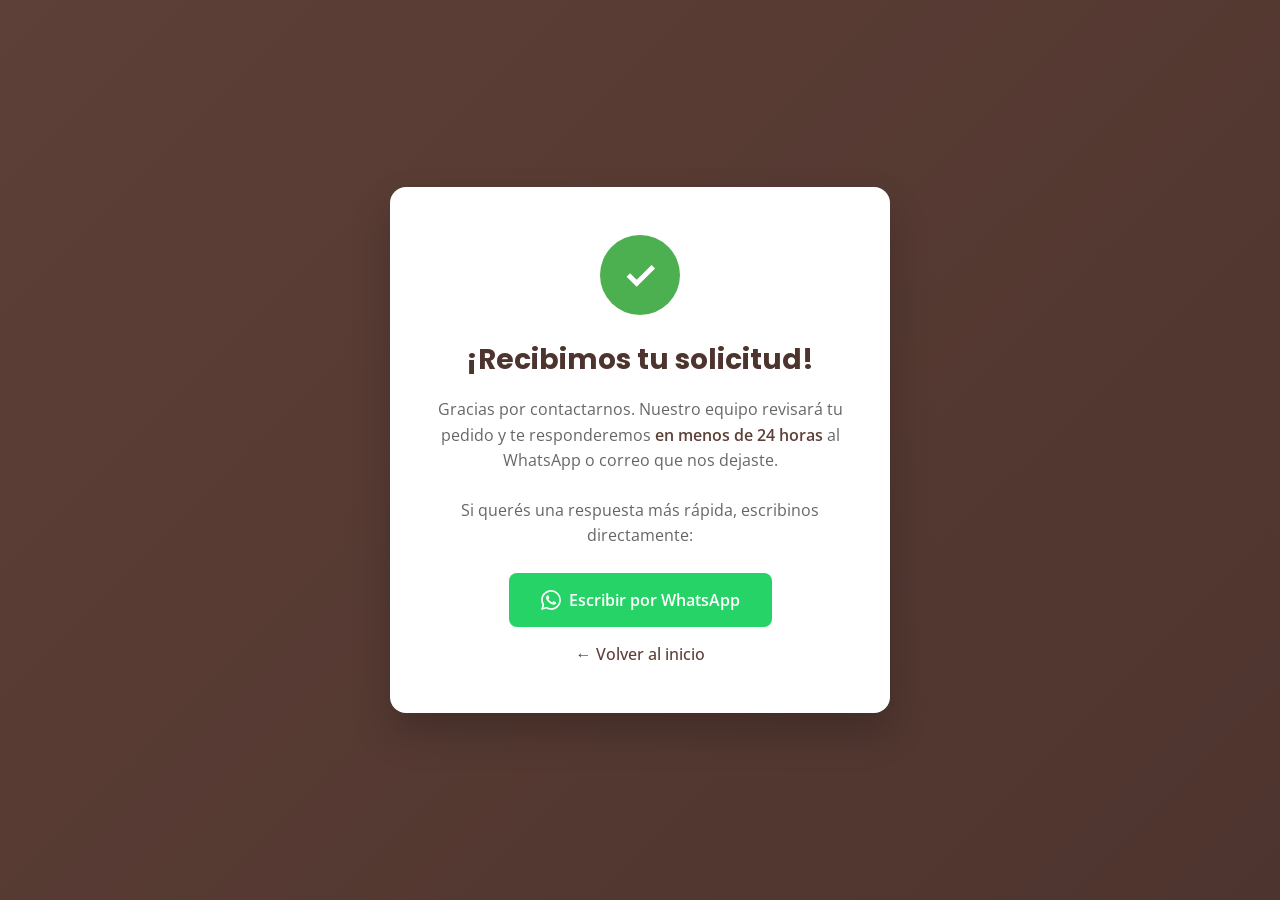
<file: gracias.html>
<!DOCTYPE html>
<html lang="es-CO">
<head>
    <meta charset="UTF-8">
    <meta name="viewport" content="width=device-width, initial-scale=1.0">
    <title>¡Gracias! - Muebles Excalibur</title>
    <meta name="description" content="Recibimos tu solicitud de cotización. Te respondemos en menos de 24 horas por WhatsApp.">
    <!-- Pagina posterior a la conversion: no debe salir en Google. Si se indexara,
         cada visita desde el buscador dispararia el evento de cotizacion sin que
         nadie haya llenado el formulario. -->
    <meta name="robots" content="noindex, nofollow">

    <!-- Google Analytics -->
    <!-- fetchpriority=low: gtag pesa 166 KB y es el recurso mas grande del sitio.
         Sin esto competia por el ancho de banda con el CSS y las fuentes justo
         cuando la pagina intenta pintar. Sigue cargando en la misma visita. -->
    <script async fetchpriority="low" src="https://www.googletagmanager.com/gtag/js?id=G-S5LZHPLNCJ"></script>
    <script>
      window.dataLayer = window.dataLayer || [];
      function gtag(){dataLayer.push(arguments);}
      gtag('js', new Date());
      gtag('config', 'G-S5LZHPLNCJ');
      // Conversión: el cliente llegó aquí después de enviar el formulario de cotización
      gtag('event', 'cotizacion_formulario', {
          event_category: 'Formulario',
          event_label: 'Solicitud de mueble a medida enviada',
          value: 1
      });
    </script>

    <link rel="preload" href="fonts/open-sans-variable.woff2" as="font" type="font/woff2" crossorigin>
    <link rel="preload" href="fonts/poppins-700.woff2" as="font" type="font/woff2" crossorigin>
    <link rel="stylesheet" href="fonts.css">
    <link rel="icon" type="image/svg+xml" href="images/favicon.svg">
    <style>
        * {
            box-sizing: border-box;
            margin: 0;
            padding: 0;
        }
        body {
            font-family: 'Open Sans', sans-serif;
            background: linear-gradient(135deg, #5D4037 0%, #4E342E 100%);
            min-height: 100vh;
            display: flex;
            align-items: center;
            justify-content: center;
            padding: 20px;
        }
        .container {
            background: white;
            padding: 3rem 2rem;
            border-radius: 16px;
            text-align: center;
            max-width: 500px;
            box-shadow: 0 20px 40px rgba(0,0,0,0.2);
        }
        .icon {
            width: 80px;
            height: 80px;
            background: #4CAF50;
            border-radius: 50%;
            display: flex;
            align-items: center;
            justify-content: center;
            margin: 0 auto 1.5rem;
        }
        .icon svg {
            width: 40px;
            height: 40px;
            color: white;
        }
        h1 {
            font-family: 'Poppins', sans-serif;
            color: #4E342E;
            font-size: 1.75rem;
            margin-bottom: 1rem;
        }
        p {
            color: #666;
            margin-bottom: 1.5rem;
            line-height: 1.6;
        }
        .highlight {
            color: #5D4037;
            font-weight: 600;
        }
        .whatsapp-btn {
            display: inline-flex;
            align-items: center;
            gap: 0.5rem;
            background: #25D366;
            color: white;
            padding: 1rem 2rem;
            border-radius: 8px;
            text-decoration: none;
            font-weight: 600;
            transition: all 0.3s ease;
            margin-bottom: 1rem;
        }
        .whatsapp-btn:hover {
            background: #128C7E;
            transform: translateY(-2px);
        }
        .home-link {
            display: block;
            color: #5D4037;
            text-decoration: none;
            font-weight: 500;
        }
        .home-link:hover {
            text-decoration: underline;
        }
    </style>
</head>
<body>
    <div class="container">
        <div class="icon">
            <svg viewBox="0 0 24 24" fill="none" stroke="currentColor" stroke-width="3">
                <path d="M5 12l5 5L20 7"/>
            </svg>
        </div>
        <h1>¡Recibimos tu solicitud!</h1>
        <p>Gracias por contactarnos. Nuestro equipo revisará tu pedido y te responderemos <span class="highlight">en menos de 24 horas</span> al WhatsApp o correo que nos dejaste.</p>
        <p>Si querés una respuesta más rápida, escribinos directamente:</p>
        <a href="https://wa.me/573188398532?text=(Orden%20en%20linea)%20Hola%20Mauricio%20%F0%9F%91%8B%20Acabo%20de%20enviar%20un%20formulario%20de%20cotizaci%C3%B3n." class="whatsapp-btn">
            <svg width="20" height="20" viewBox="0 0 24 24" fill="currentColor">
                <path d="M17.472 14.382c-.297-.149-1.758-.867-2.03-.967-.273-.099-.471-.148-.67.15-.197.297-.767.966-.94 1.164-.173.199-.347.223-.644.075-.297-.15-1.255-.463-2.39-1.475-.883-.788-1.48-1.761-1.653-2.059-.173-.297-.018-.458.13-.606.134-.133.298-.347.446-.52.149-.174.198-.298.298-.497.099-.198.05-.371-.025-.52-.075-.149-.669-1.612-.916-2.207-.242-.579-.487-.5-.669-.51-.173-.008-.371-.01-.57-.01-.198 0-.52.074-.792.372-.272.297-1.04 1.016-1.04 2.479 0 1.462 1.065 2.875 1.213 3.074.149.198 2.096 3.2 5.077 4.487.709.306 1.262.489 1.694.625.712.227 1.36.195 1.871.118.571-.085 1.758-.719 2.006-1.413.248-.694.248-1.289.173-1.413-.074-.124-.272-.198-.57-.347m-5.421 7.403h-.004a9.87 9.87 0 01-5.031-1.378l-.361-.214-3.741.982.998-3.648-.235-.374a9.86 9.86 0 01-1.51-5.26c.001-5.45 4.436-9.884 9.888-9.884 2.64 0 5.122 1.03 6.988 2.898a9.825 9.825 0 012.893 6.994c-.003 5.45-4.437 9.884-9.885 9.884m8.413-18.297A11.815 11.815 0 0012.05 0C5.495 0 .16 5.335.157 11.892c0 2.096.547 4.142 1.588 5.945L.057 24l6.305-1.654a11.882 11.882 0 005.683 1.448h.005c6.554 0 11.89-5.335 11.893-11.893a11.821 11.821 0 00-3.48-8.413z"/>
            </svg>
            Escribir por WhatsApp
        </a>
        <a href="index.html" class="home-link">← Volver al inicio</a>
    </div>
</body>
</html>
</file>
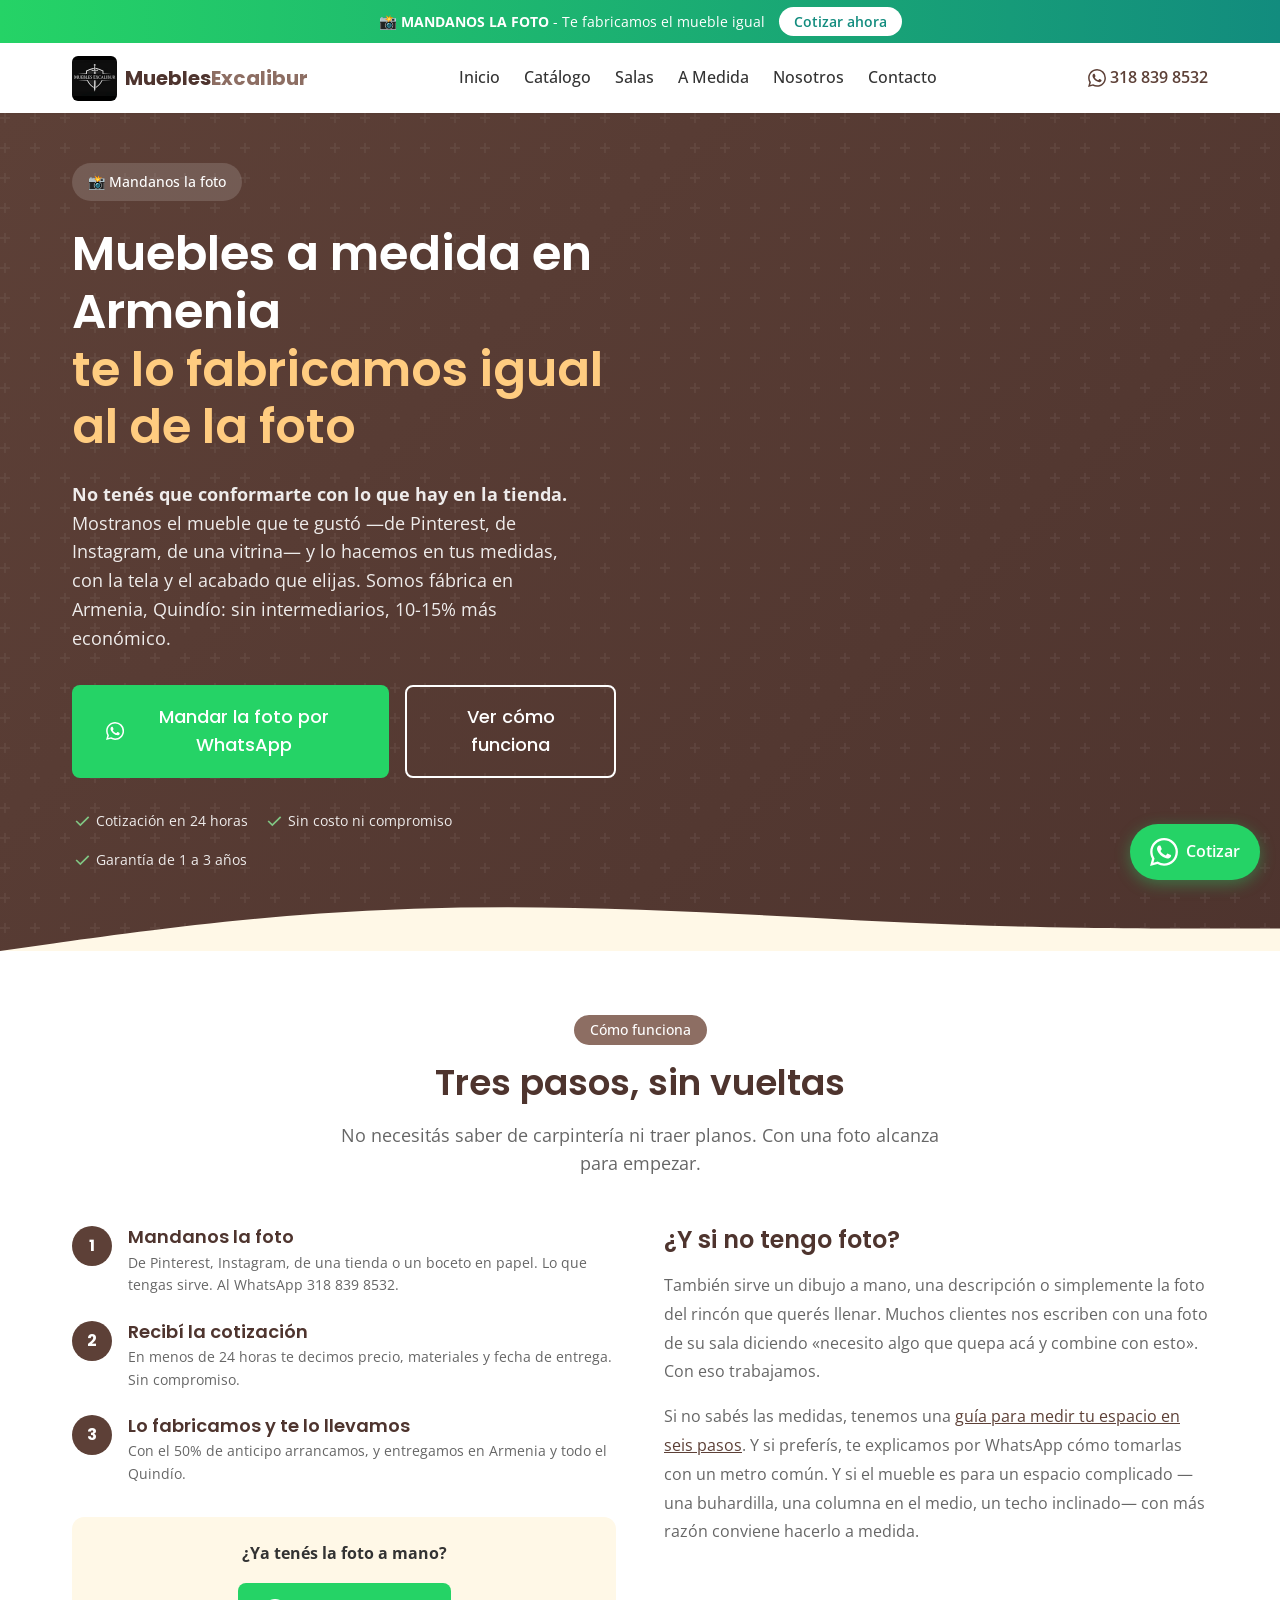
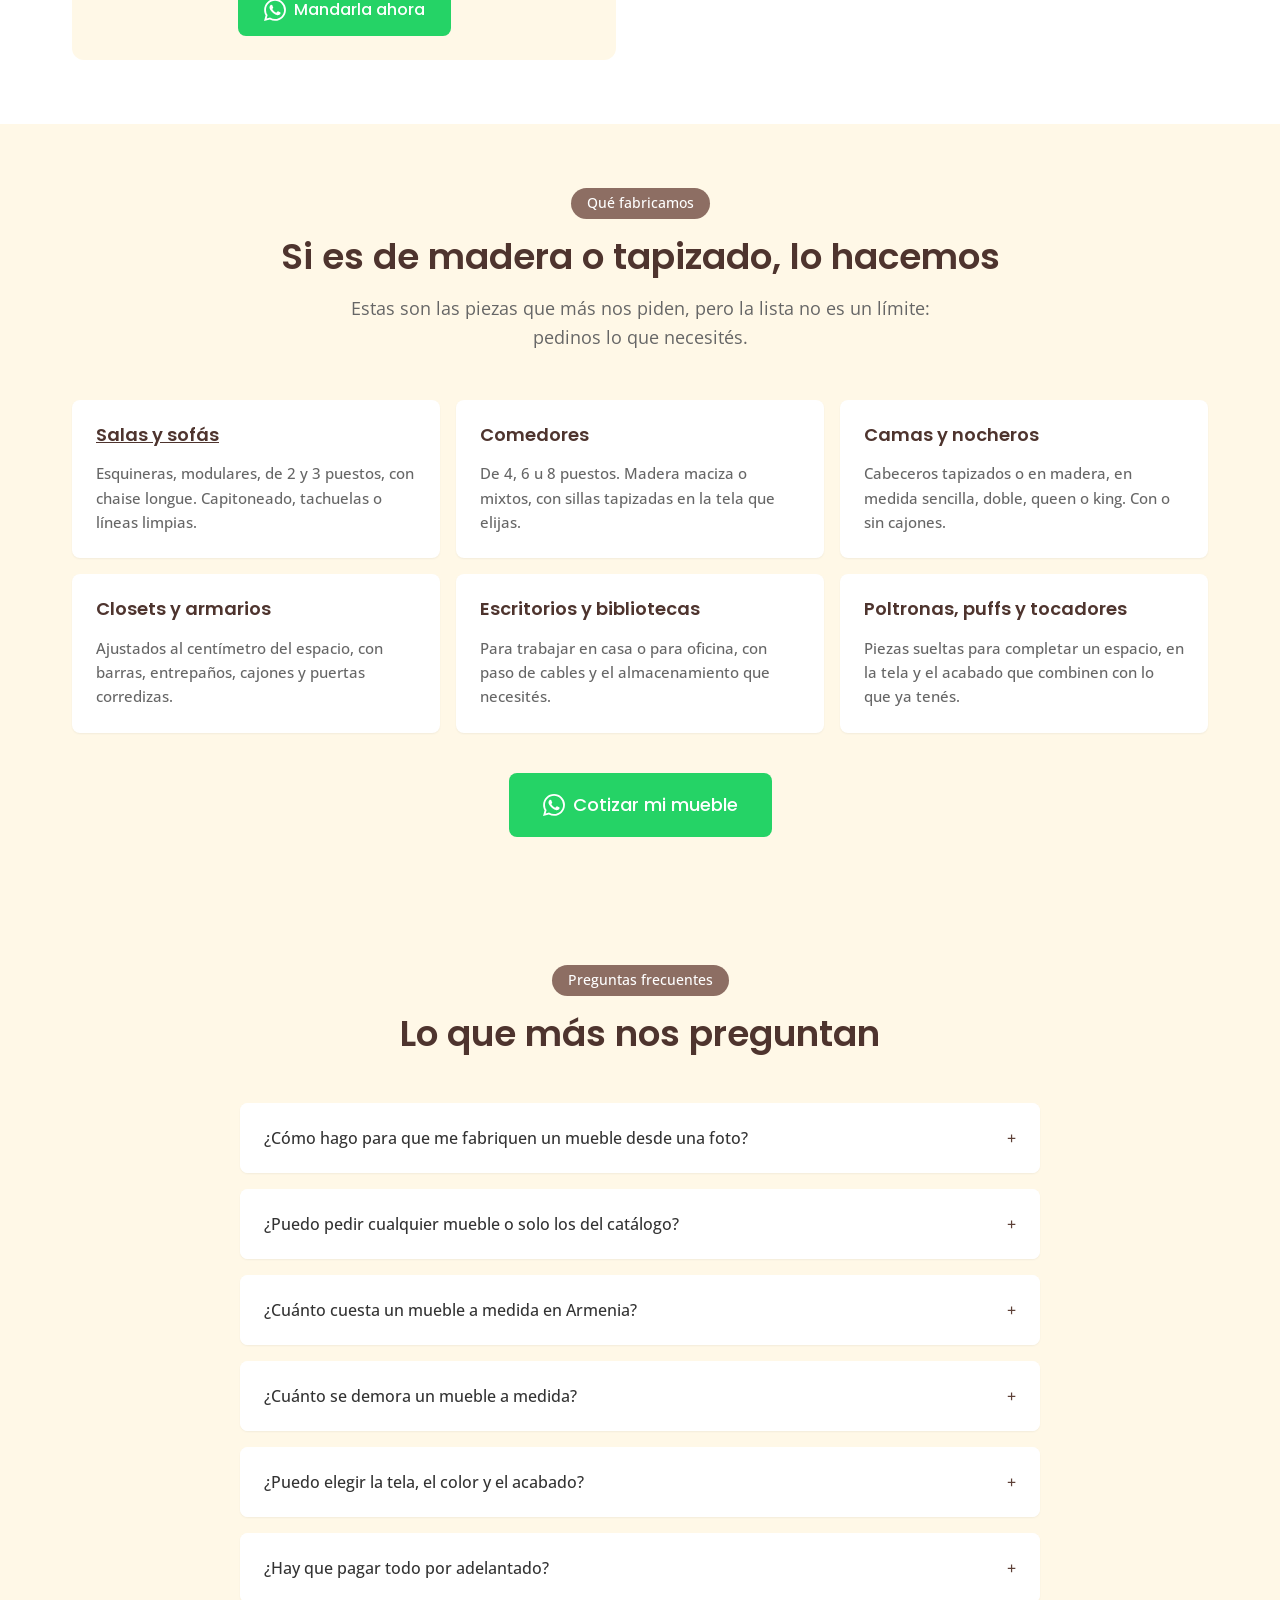
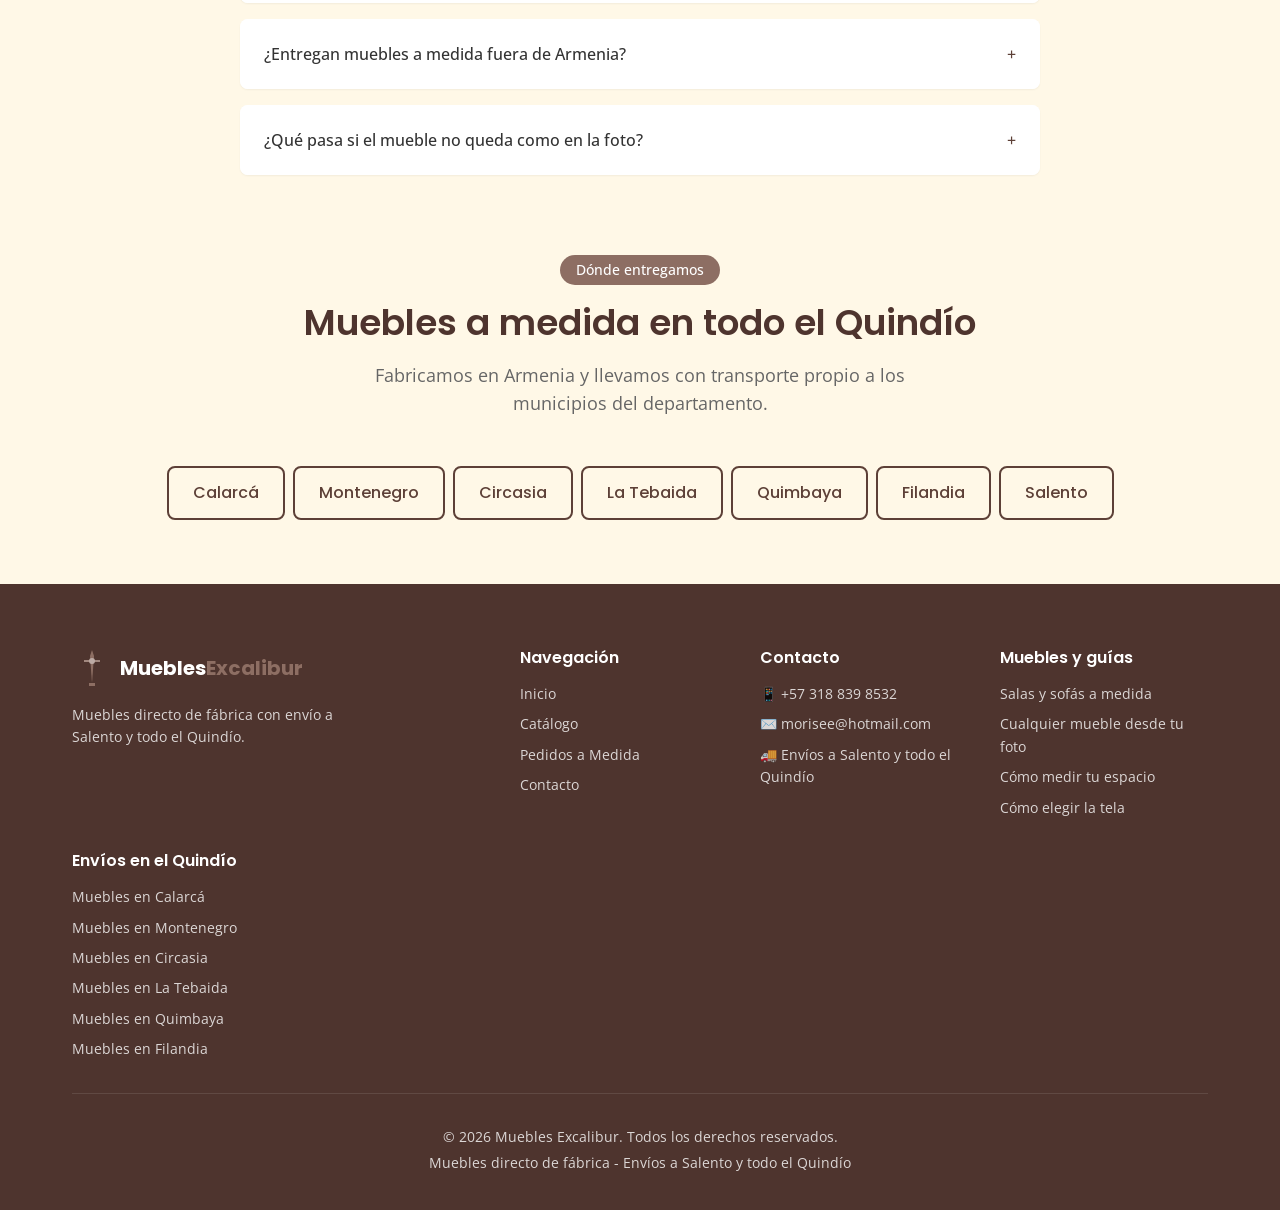
<file: muebles-a-medida.html>
<!DOCTYPE html>
<html lang="es-CO">
<head>
    <meta charset="UTF-8">
    <meta name="viewport" content="width=device-width, initial-scale=1.0">
    <title>Muebles a Medida en Armenia, Quindío | Desde tu Foto</title>
    <meta name="description" content="Mandanos la foto del mueble que querés y te lo fabricamos igual, a tu medida. Fábrica en Armenia, Quindío. Cotización en menos de 24 horas.">
    <meta name="keywords" content="muebles a medida Armenia, muebles personalizados Quindío, fabricar mueble desde foto, carpintería a medida Armenia, closets a medida Armenia, muebles sobre diseño Quindío">
    <meta name="author" content="Muebles Excalibur">
    <meta name="robots" content="index, follow">
    <link rel="canonical" href="https://mueblesexcalibur.com/muebles-a-medida.html">
    <meta name="geo.region" content="CO-QUI">
    <meta name="geo.placename" content="Armenia, Quindío">
    <meta name="geo.position" content="4.5339;-75.6811">
    <meta name="ICBM" content="4.5339, -75.6811">

    <!-- Google Analytics -->
    <!-- fetchpriority=low: gtag pesa 166 KB y es el recurso mas grande del sitio.
         Sin esto competia por el ancho de banda con el CSS y las fuentes justo
         cuando la pagina intenta pintar. Sigue cargando en la misma visita. -->
    <script async fetchpriority="low" src="https://www.googletagmanager.com/gtag/js?id=G-S5LZHPLNCJ"></script>
    <script>
      window.dataLayer = window.dataLayer || [];
      function gtag(){dataLayer.push(arguments);}
      gtag('js', new Date());
      gtag('config', 'G-S5LZHPLNCJ');
    </script>

    <meta property="og:type" content="website">
    <meta property="og:url" content="https://mueblesexcalibur.com/muebles-a-medida.html">
    <meta property="og:title" content="Muebles a Medida en Armenia | Mandá la foto y lo fabricamos igual">
    <meta property="og:description" content="Cualquier mueble, en tus medidas y acabados. Fábrica en Armenia, Quindío. Cotización en menos de 24 horas por WhatsApp.">
    <meta property="og:image" content="https://mueblesexcalibur.com/images/og-image.jpg">
    <meta property="og:locale" content="es_CO">
    <meta name="twitter:card" content="summary_large_image">
    <meta name="twitter:title" content="Muebles a Medida en Armenia | Mandá la foto y lo fabricamos">
    <meta name="twitter:description" content="Cualquier mueble, en tus medidas. Fábrica en Armenia, Quindío.">
    <meta name="twitter:image" content="https://mueblesexcalibur.com/images/og-image.jpg">

    <link rel="dns-prefetch" href="https://wa.me">
    <link rel="preload" href="fonts/open-sans-variable.woff2" as="font" type="font/woff2" crossorigin>
    <link rel="preload" href="fonts/poppins-700.woff2" as="font" type="font/woff2" crossorigin>
    <link rel="stylesheet" href="fonts.css">
    <link rel="stylesheet" href="styles.css">
    <link rel="icon" type="image/svg+xml" href="images/favicon.svg">

    <script type="application/ld+json">
    {
        "@context": "https://schema.org",
        "@type": "Service",
        "name": "Fabricación de muebles a medida desde una foto",
        "serviceType": "Fabricación de muebles personalizados",
        "description": "Fabricamos cualquier mueble a partir de una foto que envíe el cliente: salas, comedores, camas, closets, sofácamas, escritorios, tocadores y poltronas, en las medidas y acabados que necesite.",
        "provider": {
            "@type": "FurnitureStore",
            "name": "Muebles Excalibur",
            "telephone": "+573188398532",
            "url": "https://mueblesexcalibur.com",
            "address": {
                "@type": "PostalAddress",
                "addressLocality": "Armenia",
                "addressRegion": "Quindío",
                "addressCountry": "CO"
            }
        },
        "areaServed": [
            {
                "@type": "City",
                "name": "Armenia"
            },
            {
                "@type": "City",
                "name": "Calarcá"
            },
            {
                "@type": "City",
                "name": "Montenegro"
            },
            {
                "@type": "City",
                "name": "Circasia"
            },
            {
                "@type": "City",
                "name": "La Tebaida"
            },
            {
                "@type": "City",
                "name": "Quimbaya"
            },
            {
                "@type": "City",
                "name": "Filandia"
            },
            {
                "@type": "City",
                "name": "Salento"
            }
        ],
        "offers": {
            "@type": "AggregateOffer",
            "priceCurrency": "COP",
            "lowPrice": "350000",
            "highPrice": "5000000",
            "availability": "https://schema.org/InStock"
        }
    }
    </script>
    <script type="application/ld+json">
    {
        "@context": "https://schema.org",
        "@type": "HowTo",
        "name": "Cómo encargar un mueble a medida desde una foto",
        "description": "Los tres pasos para encargar un mueble personalizado en Muebles Excalibur, Armenia, Quindío.",
        "totalTime": "P20D",
        "estimatedCost": {
            "@type": "MonetaryAmount",
            "currency": "COP",
            "value": "350000"
        },
        "step": [
            {
                "@type": "HowToStep",
                "position": 1,
                "name": "Mandá la foto",
                "text": "Enviá por WhatsApp la foto del mueble que querés, de donde sea: Pinterest, Instagram, una tienda o un boceto a mano."
            },
            {
                "@type": "HowToStep",
                "position": 2,
                "name": "Recibí la cotización",
                "text": "En menos de 24 horas te decimos precio, materiales y fecha de entrega, sin compromiso."
            },
            {
                "@type": "HowToStep",
                "position": 3,
                "name": "Lo fabricamos y te lo llevamos",
                "text": "Con el 50% de anticipo empezamos a fabricar y lo entregamos en tu casa en todo el Quindío."
            }
        ]
    }
    </script>
    <script type="application/ld+json">
    {
        "@context": "https://schema.org",
        "@type": "FAQPage",
        "mainEntity": [
            {
                "@type": "Question",
                "name": "¿Cómo hago para que me fabriquen un mueble desde una foto?",
                "acceptedAnswer": {
                    "@type": "Answer",
                    "text": "Nos mandás la foto por WhatsApp al 318 839 8532. Puede ser de Pinterest, Instagram, de una tienda o de una revista: lo que tengas. Si conocés las medidas del espacio, mejor, pero si no, te ayudamos a tomarlas. En menos de 24 horas te respondemos con el precio y el tiempo de entrega."
                }
            },
            {
                "@type": "Question",
                "name": "¿Puedo pedir cualquier mueble o solo los del catálogo?",
                "acceptedAnswer": {
                    "@type": "Answer",
                    "text": "Cualquiera. El catálogo son ejemplos de lo que hemos hecho, no un límite. Fabricamos salas, comedores, camas, closets, sofácamas, escritorios, tocadores, poltronas, puffs, bibliotecas, barras y muebles para negocios. Si es de madera o tapizado, lo hacemos."
                }
            },
            {
                "@type": "Question",
                "name": "¿Cuánto cuesta un mueble a medida en Armenia?",
                "acceptedAnswer": {
                    "@type": "Answer",
                    "text": "Depende del diseño, los materiales y las dimensiones. Manejamos desde $350.000 para piezas sencillas hasta $5.000.000 o más para proyectos completos. Como somos fábrica y no intermediarios, cotizamos entre 10% y 15% por debajo de lo que cuesta en tienda. La cotización no tiene costo ni compromiso."
                }
            },
            {
                "@type": "Question",
                "name": "¿Cuánto se demora un mueble a medida?",
                "acceptedAnswer": {
                    "@type": "Answer",
                    "text": "Entre 8 y 20 días hábiles según la complejidad y la temporada. Una poltrona o un nochero salen rápido; una sala completa o un closet integral toman más. Al cotizar te damos la fecha concreta, no un estimado vago."
                }
            },
            {
                "@type": "Question",
                "name": "¿Puedo elegir la tela, el color y el acabado?",
                "acceptedAnswer": {
                    "@type": "Answer",
                    "text": "Sí, y es parte del proceso. Te mostramos las telas y los acabados disponibles para que elijas antes de empezar. Si buscás un color puntual para combinar con algo que ya tenés, mandanos la foto de ese espacio y te decimos qué opciones acercan más."
                }
            },
            {
                "@type": "Question",
                "name": "¿Hay que pagar todo por adelantado?",
                "acceptedAnswer": {
                    "@type": "Answer",
                    "text": "No. Para pedidos a medida pedimos un anticipo del 50% para iniciar la fabricación y el resto contra entrega. Aceptamos efectivo y transferencia por Bancolombia, Nequi y Daviplata."
                }
            },
            {
                "@type": "Question",
                "name": "¿Entregan muebles a medida fuera de Armenia?",
                "acceptedAnswer": {
                    "@type": "Answer",
                    "text": "Sí, llevamos a Calarcá, Montenegro, Circasia, La Tebaida, Quimbaya, Filandia, Salento y el resto del Quindío con transporte propio. Cada pieza va empacada con material de protección. También amoblamos hoteles, fincas, cabañas y apartamentos turísticos del Eje Cafetero."
                }
            },
            {
                "@type": "Question",
                "name": "¿Qué pasa si el mueble no queda como en la foto?",
                "acceptedAnswer": {
                    "@type": "Answer",
                    "text": "Antes de fabricar te confirmamos el diseño, las medidas y los materiales, para que no haya sorpresas. Los muebles salen con garantía de 1 a 3 años según el tipo, que cubre estructura y acabados."
                }
            }
        ]
    }
    </script>
    <script type="application/ld+json">
    {
        "@context": "https://schema.org",
        "@type": "BreadcrumbList",
        "itemListElement": [
            {
                "@type": "ListItem",
                "position": 1,
                "name": "Inicio",
                "item": "https://mueblesexcalibur.com/"
            },
            {
                "@type": "ListItem",
                "position": 2,
                "name": "Muebles a medida",
                "item": "https://mueblesexcalibur.com/muebles-a-medida.html"
            }
        ]
    }
    </script>
</head>
<body>
    <!-- Promo Banner -->
    <div class="promo-banner" style="background: linear-gradient(90deg, #25D366 0%, #128C7E 100%); color: white; text-align: center; padding: 10px 15px; font-size: 0.9rem; position: relative; z-index: 1001;">
        <span style="margin-right: 10px;">📸 <strong>MANDANOS LA FOTO</strong> - Te fabricamos el mueble igual</span>
        <a href="https://wa.me/573188398532?text=(Orden%20en%20linea)%20Hola%20Mauricio%20%F0%9F%91%8B%20Quiero%20un%20mueble%20a%20medida%20y%20tengo%20la%20foto%20de%20lo%20que%20busco." style="background: white; color: #128C7E; padding: 5px 15px; border-radius: 20px; text-decoration: none; font-weight: 600; font-size: 0.85rem;">Cotizar ahora</a>
    </div>

    <!-- Header -->
    <header class="header" id="header">
        <div class="container">
            <div class="header-content">
                <a href="index.html" class="logo">
                    <picture><source srcset="images/logo.webp" type="image/webp"><img src="images/logo.jpg" width="720" height="720" alt="Muebles Excalibur" class="logo-icon" style="height: 45px; width: auto; border-radius: 6px;"></picture>
                    <span class="logo-text">Muebles<span class="logo-accent">Excalibur</span></span>
                </a>
                <nav class="nav" id="nav">
                    <a href="index.html" class="nav-link">Inicio</a>
                    <a href="index.html#catalogo" class="nav-link">Catálogo</a>
                    <a href="salas-y-sofas-a-medida.html" class="nav-link">Salas</a>
                    <a href="muebles-a-medida.html" class="nav-link">A Medida</a>
                    <a href="index.html#nosotros" class="nav-link">Nosotros</a>
                    <a href="index.html#contacto" class="nav-link">Contacto</a>
                </nav>
                <div class="header-actions">
                    <a href="https://wa.me/573188398532?text=(Orden%20en%20linea)%20Hola%20Mauricio%20%F0%9F%91%8B%20Estoy%20interesado%20en%20sus%20muebles." class="header-phone">
                        <svg width="18" height="18" viewBox="0 0 24 24" fill="currentColor"><path d="M17.472 14.382c-.297-.149-1.758-.867-2.03-.967-.273-.099-.471-.148-.67.15-.197.297-.767.966-.94 1.164-.173.199-.347.223-.644.075-.297-.15-1.255-.463-2.39-1.475-.883-.788-1.48-1.761-1.653-2.059-.173-.297-.018-.458.13-.606.134-.133.298-.347.446-.52.149-.174.198-.298.298-.497.099-.198.05-.371-.025-.52-.075-.149-.669-1.612-.916-2.207-.242-.579-.487-.5-.669-.51-.173-.008-.371-.01-.57-.01-.198 0-.52.074-.792.372-.272.297-1.04 1.016-1.04 2.479 0 1.462 1.065 2.875 1.213 3.074.149.198 2.096 3.2 5.077 4.487.709.306 1.262.489 1.694.625.712.227 1.36.195 1.871.118.571-.085 1.758-.719 2.006-1.413.248-.694.248-1.289.173-1.413-.074-.124-.272-.198-.57-.347m-5.421 7.403h-.004a9.87 9.87 0 01-5.031-1.378l-.361-.214-3.741.982.998-3.648-.235-.374a9.86 9.86 0 01-1.51-5.26c.001-5.45 4.436-9.884 9.888-9.884 2.64 0 5.122 1.03 6.988 2.898a9.825 9.825 0 012.893 6.994c-.003 5.45-4.437 9.884-9.885 9.884m8.413-18.297A11.815 11.815 0 0012.05 0C5.495 0 .16 5.335.157 11.892c0 2.096.547 4.142 1.588 5.945L.057 24l6.305-1.654a11.882 11.882 0 005.683 1.448h.005c6.554 0 11.89-5.335 11.893-11.893a11.821 11.821 0 00-3.48-8.413z"/></svg>
                        <span>318 839 8532</span>
                    </a>
                    <button class="menu-toggle" id="menuToggle" aria-label="Menú">
                        <span></span><span></span><span></span>
                    </button>
                </div>
            </div>
        </div>
    </header>

    <!-- Hero -->
    <section class="hero" id="inicio">
        <div class="hero-bg"></div>
        <div class="container">
            <div class="hero-content">
                <span class="hero-badge">📸 Mandanos la foto</span>
                <h1 class="hero-title">Muebles a medida en Armenia<br><span class="highlight">te lo fabricamos igual al de la foto</span></h1>
                <p class="hero-subtitle"><strong>No tenés que conformarte con lo que hay en la tienda.</strong> Mostranos el mueble que te gustó —de Pinterest, de Instagram, de una vitrina— y lo hacemos en tus medidas, con la tela y el acabado que elijas. Somos fábrica en Armenia, Quindío: sin intermediarios, 10-15% más económico.</p>
                <div class="hero-buttons">
                    <a href="https://wa.me/573188398532?text=(Orden%20en%20linea)%20Hola%20Mauricio%20%F0%9F%91%8B%20Quiero%20un%20mueble%20a%20medida%20y%20tengo%20la%20foto%20de%20lo%20que%20busco." class="btn btn-whatsapp btn-lg">
                        <svg width="22" height="22" viewBox="0 0 24 24" fill="currentColor"><path d="M17.472 14.382c-.297-.149-1.758-.867-2.03-.967-.273-.099-.471-.148-.67.15-.197.297-.767.966-.94 1.164-.173.199-.347.223-.644.075-.297-.15-1.255-.463-2.39-1.475-.883-.788-1.48-1.761-1.653-2.059-.173-.297-.018-.458.13-.606.134-.133.298-.347.446-.52.149-.174.198-.298.298-.497.099-.198.05-.371-.025-.52-.075-.149-.669-1.612-.916-2.207-.242-.579-.487-.5-.669-.51-.173-.008-.371-.01-.57-.01-.198 0-.52.074-.792.372-.272.297-1.04 1.016-1.04 2.479 0 1.462 1.065 2.875 1.213 3.074.149.198 2.096 3.2 5.077 4.487.709.306 1.262.489 1.694.625.712.227 1.36.195 1.871.118.571-.085 1.758-.719 2.006-1.413.248-.694.248-1.289.173-1.413-.074-.124-.272-.198-.57-.347m-5.421 7.403h-.004a9.87 9.87 0 01-5.031-1.378l-.361-.214-3.741.982.998-3.648-.235-.374a9.86 9.86 0 01-1.51-5.26c.001-5.45 4.436-9.884 9.888-9.884 2.64 0 5.122 1.03 6.988 2.898a9.825 9.825 0 012.893 6.994c-.003 5.45-4.437 9.884-9.885 9.884m8.413-18.297A11.815 11.815 0 0012.05 0C5.495 0 .16 5.335.157 11.892c0 2.096.547 4.142 1.588 5.945L.057 24l6.305-1.654a11.882 11.882 0 005.683 1.448h.005c6.554 0 11.89-5.335 11.893-11.893a11.821 11.821 0 00-3.48-8.413z"/></svg>
                        Mandar la foto por WhatsApp
                    </a>
                    <a href="#como-funciona" class="btn btn-outline btn-lg">Ver cómo funciona</a>
                </div>
                <div class="hero-trust">
                    <div class="trust-item"><svg width="20" height="20" viewBox="0 0 24 24" fill="none" stroke="currentColor" stroke-width="2"><path d="M5 12l5 5L20 7"/></svg><span>Cotización en 24 horas</span></div>
                    <div class="trust-item"><svg width="20" height="20" viewBox="0 0 24 24" fill="none" stroke="currentColor" stroke-width="2"><path d="M5 12l5 5L20 7"/></svg><span>Sin costo ni compromiso</span></div>
                    <div class="trust-item"><svg width="20" height="20" viewBox="0 0 24 24" fill="none" stroke="currentColor" stroke-width="2"><path d="M5 12l5 5L20 7"/></svg><span>Garantía de 1 a 3 años</span></div>
                </div>
            </div>
        </div>
        <div class="hero-wave">
            <svg viewBox="0 0 1440 120" fill="none" preserveAspectRatio="none">
                <path d="M0 120L60 105C120 90 240 60 360 45C480 30 600 30 720 37.5C840 45 960 60 1080 67.5C1200 75 1320 75 1380 75L1440 75V120H1380C1320 120 1200 120 1080 120C960 120 840 120 720 120C600 120 480 120 360 120C240 120 120 120 60 120H0Z" fill="#FFF8E7"/>
            </svg>
        </div>
    </section>

    <!-- Como funciona -->
    <section class="custom-order" id="como-funciona">
        <div class="container">
            <div class="section-header">
                <span class="section-badge">Cómo funciona</span>
                <h2 class="section-title">Tres pasos, sin vueltas</h2>
                <p class="section-subtitle">No necesitás saber de carpintería ni traer planos. Con una foto alcanza para empezar.</p>
            </div>
            <div class="custom-order-wrapper">
                <div class="custom-order-info">
                    <div class="custom-order-steps">
                        <div class="step">
                            <div class="step-number">1</div>
                            <div class="step-content">
                                <h3>Mandanos la foto</h3>
                                <p>De Pinterest, Instagram, de una tienda o un boceto en papel. Lo que tengas sirve. Al WhatsApp 318 839 8532.</p>
                            </div>
                        </div>
                        <div class="step">
                            <div class="step-number">2</div>
                            <div class="step-content">
                                <h3>Recibí la cotización</h3>
                                <p>En menos de 24 horas te decimos precio, materiales y fecha de entrega. Sin compromiso.</p>
                            </div>
                        </div>
                        <div class="step">
                            <div class="step-number">3</div>
                            <div class="step-content">
                                <h3>Lo fabricamos y te lo llevamos</h3>
                                <p>Con el 50% de anticipo arrancamos, y entregamos en Armenia y todo el Quindío.</p>
                            </div>
                        </div>
                    </div>
                    <div class="custom-order-alt">
                        <p><strong>¿Ya tenés la foto a mano?</strong></p>
                        <a href="https://wa.me/573188398532?text=(Orden%20en%20linea)%20Hola%20Mauricio%20%F0%9F%91%8B%20Tengo%20la%20foto%20del%20mueble%20que%20quiero%2C%20%C2%BFla%20puedo%20mandar%20por%20ac%C3%A1%3F" class="btn btn-whatsapp">
                            <svg width="22" height="22" viewBox="0 0 24 24" fill="currentColor"><path d="M17.472 14.382c-.297-.149-1.758-.867-2.03-.967-.273-.099-.471-.148-.67.15-.197.297-.767.966-.94 1.164-.173.199-.347.223-.644.075-.297-.15-1.255-.463-2.39-1.475-.883-.788-1.48-1.761-1.653-2.059-.173-.297-.018-.458.13-.606.134-.133.298-.347.446-.52.149-.174.198-.298.298-.497.099-.198.05-.371-.025-.52-.075-.149-.669-1.612-.916-2.207-.242-.579-.487-.5-.669-.51-.173-.008-.371-.01-.57-.01-.198 0-.52.074-.792.372-.272.297-1.04 1.016-1.04 2.479 0 1.462 1.065 2.875 1.213 3.074.149.198 2.096 3.2 5.077 4.487.709.306 1.262.489 1.694.625.712.227 1.36.195 1.871.118.571-.085 1.758-.719 2.006-1.413.248-.694.248-1.289.173-1.413-.074-.124-.272-.198-.57-.347m-5.421 7.403h-.004a9.87 9.87 0 01-5.031-1.378l-.361-.214-3.741.982.998-3.648-.235-.374a9.86 9.86 0 01-1.51-5.26c.001-5.45 4.436-9.884 9.888-9.884 2.64 0 5.122 1.03 6.988 2.898a9.825 9.825 0 012.893 6.994c-.003 5.45-4.437 9.884-9.885 9.884m8.413-18.297A11.815 11.815 0 0012.05 0C5.495 0 .16 5.335.157 11.892c0 2.096.547 4.142 1.588 5.945L.057 24l6.305-1.654a11.882 11.882 0 005.683 1.448h.005c6.554 0 11.89-5.335 11.893-11.893a11.821 11.821 0 00-3.48-8.413z"/></svg>
                            Mandarla ahora
                        </a>
                    </div>
                </div>
                <div class="custom-order-info">
                    <h2 class="section-title" style="font-size: 1.5rem;">¿Y si no tengo foto?</h2>
                    <p style="color: var(--color-text-light); line-height: 1.8; margin-bottom: 1rem;">También sirve un dibujo a mano, una descripción o simplemente la foto del rincón que querés llenar. Muchos clientes nos escriben con una foto de su sala diciendo «necesito algo que quepa acá y combine con esto». Con eso trabajamos.</p>
                    <p style="color: var(--color-text-light); line-height: 1.8;">Si no sabés las medidas, tenemos una <a href="como-medir-espacio-mueble.html" style="color: var(--color-primary); text-decoration: underline;">guía para medir tu espacio en seis pasos</a>. Y si preferís, te explicamos por WhatsApp cómo tomarlas con un metro común. Y si el mueble es para un espacio complicado —una buhardilla, una columna en el medio, un techo inclinado— con más razón conviene hacerlo a medida.</p>
                </div>
            </div>
        </div>
    </section>

    <!-- Que fabricamos -->
    <section class="categories">
        <div class="container">
            <div class="section-header">
                <span class="section-badge">Qué fabricamos</span>
                <h2 class="section-title">Si es de madera o tapizado, lo hacemos</h2>
                <p class="section-subtitle">Estas son las piezas que más nos piden, pero la lista no es un límite: pedinos lo que necesités.</p>
            </div>
            <div class="trust-grid" style="grid-template-columns: repeat(auto-fit, minmax(280px, 1fr)); gap: 1rem;">
                <div class="trust-card" style="flex-direction: column; align-items: flex-start; text-align: left; padding: 1.5rem;">
                    <h3 style="font-size: 1.125rem; margin-bottom: 0.5rem;"><a href="salas-y-sofas-a-medida.html" style="color: inherit; text-decoration: underline;">Salas y sofás</a></h3>
                    <span style="color: var(--color-text-light); font-size: 0.95rem; line-height: 1.6;">Esquineras, modulares, de 2 y 3 puestos, con chaise longue. Capitoneado, tachuelas o líneas limpias.</span>
                </div>
                <div class="trust-card" style="flex-direction: column; align-items: flex-start; text-align: left; padding: 1.5rem;">
                    <h3 style="font-size: 1.125rem; margin-bottom: 0.5rem;">Comedores</h3>
                    <span style="color: var(--color-text-light); font-size: 0.95rem; line-height: 1.6;">De 4, 6 u 8 puestos. Madera maciza o mixtos, con sillas tapizadas en la tela que elijas.</span>
                </div>
                <div class="trust-card" style="flex-direction: column; align-items: flex-start; text-align: left; padding: 1.5rem;">
                    <h3 style="font-size: 1.125rem; margin-bottom: 0.5rem;">Camas y nocheros</h3>
                    <span style="color: var(--color-text-light); font-size: 0.95rem; line-height: 1.6;">Cabeceros tapizados o en madera, en medida sencilla, doble, queen o king. Con o sin cajones.</span>
                </div>
                <div class="trust-card" style="flex-direction: column; align-items: flex-start; text-align: left; padding: 1.5rem;">
                    <h3 style="font-size: 1.125rem; margin-bottom: 0.5rem;">Closets y armarios</h3>
                    <span style="color: var(--color-text-light); font-size: 0.95rem; line-height: 1.6;">Ajustados al centímetro del espacio, con barras, entrepaños, cajones y puertas corredizas.</span>
                </div>
                <div class="trust-card" style="flex-direction: column; align-items: flex-start; text-align: left; padding: 1.5rem;">
                    <h3 style="font-size: 1.125rem; margin-bottom: 0.5rem;">Escritorios y bibliotecas</h3>
                    <span style="color: var(--color-text-light); font-size: 0.95rem; line-height: 1.6;">Para trabajar en casa o para oficina, con paso de cables y el almacenamiento que necesités.</span>
                </div>
                <div class="trust-card" style="flex-direction: column; align-items: flex-start; text-align: left; padding: 1.5rem;">
                    <h3 style="font-size: 1.125rem; margin-bottom: 0.5rem;">Poltronas, puffs y tocadores</h3>
                    <span style="color: var(--color-text-light); font-size: 0.95rem; line-height: 1.6;">Piezas sueltas para completar un espacio, en la tela y el acabado que combinen con lo que ya tenés.</span>
                </div>
            </div>
            <div style="text-align: center; margin-top: 2.5rem;">
                <a href="https://wa.me/573188398532?text=(Orden%20en%20linea)%20Hola%20Mauricio%20%F0%9F%91%8B%20Quiero%20cotizar%20un%20mueble%20a%20medida." class="btn btn-whatsapp btn-lg">
                    <svg width="22" height="22" viewBox="0 0 24 24" fill="currentColor"><path d="M17.472 14.382c-.297-.149-1.758-.867-2.03-.967-.273-.099-.471-.148-.67.15-.197.297-.767.966-.94 1.164-.173.199-.347.223-.644.075-.297-.15-1.255-.463-2.39-1.475-.883-.788-1.48-1.761-1.653-2.059-.173-.297-.018-.458.13-.606.134-.133.298-.347.446-.52.149-.174.198-.298.298-.497.099-.198.05-.371-.025-.52-.075-.149-.669-1.612-.916-2.207-.242-.579-.487-.5-.669-.51-.173-.008-.371-.01-.57-.01-.198 0-.52.074-.792.372-.272.297-1.04 1.016-1.04 2.479 0 1.462 1.065 2.875 1.213 3.074.149.198 2.096 3.2 5.077 4.487.709.306 1.262.489 1.694.625.712.227 1.36.195 1.871.118.571-.085 1.758-.719 2.006-1.413.248-.694.248-1.289.173-1.413-.074-.124-.272-.198-.57-.347m-5.421 7.403h-.004a9.87 9.87 0 01-5.031-1.378l-.361-.214-3.741.982.998-3.648-.235-.374a9.86 9.86 0 01-1.51-5.26c.001-5.45 4.436-9.884 9.888-9.884 2.64 0 5.122 1.03 6.988 2.898a9.825 9.825 0 012.893 6.994c-.003 5.45-4.437 9.884-9.885 9.884m8.413-18.297A11.815 11.815 0 0012.05 0C5.495 0 .16 5.335.157 11.892c0 2.096.547 4.142 1.588 5.945L.057 24l6.305-1.654a11.882 11.882 0 005.683 1.448h.005c6.554 0 11.89-5.335 11.893-11.893a11.821 11.821 0 00-3.48-8.413z"/></svg>
                    Cotizar mi mueble
                </a>
            </div>
        </div>
    </section>

    <!-- Preguntas frecuentes -->
    <section class="faq">
        <div class="container">
            <div class="section-header">
                <span class="section-badge">Preguntas frecuentes</span>
                <h2 class="section-title">Lo que más nos preguntan</h2>
            </div>
            <div class="faq-grid">
                <div class="faq-item">
                    <button class="faq-question">
                        <span>¿Cómo hago para que me fabriquen un mueble desde una foto?</span>
                        <span class="faq-icon">+</span>
                    </button>
                    <div class="faq-answer">
                        <p>Nos mandás la foto por WhatsApp al 318 839 8532. Puede ser de Pinterest, Instagram, de una tienda o de una revista: lo que tengas. Si conocés las medidas del espacio, mejor, pero si no, te ayudamos a tomarlas. En menos de 24 horas te respondemos con el precio y el tiempo de entrega.</p>
                    </div>
                </div>

                <div class="faq-item">
                    <button class="faq-question">
                        <span>¿Puedo pedir cualquier mueble o solo los del catálogo?</span>
                        <span class="faq-icon">+</span>
                    </button>
                    <div class="faq-answer">
                        <p>Cualquiera. El catálogo son ejemplos de lo que hemos hecho, no un límite. Fabricamos salas, comedores, camas, closets, sofácamas, escritorios, tocadores, poltronas, puffs, bibliotecas, barras y muebles para negocios. Si es de madera o tapizado, lo hacemos.</p>
                    </div>
                </div>

                <div class="faq-item">
                    <button class="faq-question">
                        <span>¿Cuánto cuesta un mueble a medida en Armenia?</span>
                        <span class="faq-icon">+</span>
                    </button>
                    <div class="faq-answer">
                        <p>Depende del diseño, los materiales y las dimensiones. Manejamos desde $350.000 para piezas sencillas hasta $5.000.000 o más para proyectos completos. Como somos fábrica y no intermediarios, cotizamos entre 10% y 15% por debajo de lo que cuesta en tienda. La cotización no tiene costo ni compromiso.</p>
                    </div>
                </div>

                <div class="faq-item">
                    <button class="faq-question">
                        <span>¿Cuánto se demora un mueble a medida?</span>
                        <span class="faq-icon">+</span>
                    </button>
                    <div class="faq-answer">
                        <p>Entre 8 y 20 días hábiles según la complejidad y la temporada. Una poltrona o un nochero salen rápido; una sala completa o un closet integral toman más. Al cotizar te damos la fecha concreta, no un estimado vago.</p>
                    </div>
                </div>

                <div class="faq-item">
                    <button class="faq-question">
                        <span>¿Puedo elegir la tela, el color y el acabado?</span>
                        <span class="faq-icon">+</span>
                    </button>
                    <div class="faq-answer">
                        <p>Sí, y es parte del proceso. Te mostramos las telas y los acabados disponibles para que elijas antes de empezar. Si buscás un color puntual para combinar con algo que ya tenés, mandanos la foto de ese espacio y te decimos qué opciones acercan más.</p>
                    </div>
                </div>

                <div class="faq-item">
                    <button class="faq-question">
                        <span>¿Hay que pagar todo por adelantado?</span>
                        <span class="faq-icon">+</span>
                    </button>
                    <div class="faq-answer">
                        <p>No. Para pedidos a medida pedimos un anticipo del 50% para iniciar la fabricación y el resto contra entrega. Aceptamos efectivo y transferencia por Bancolombia, Nequi y Daviplata.</p>
                    </div>
                </div>

                <div class="faq-item">
                    <button class="faq-question">
                        <span>¿Entregan muebles a medida fuera de Armenia?</span>
                        <span class="faq-icon">+</span>
                    </button>
                    <div class="faq-answer">
                        <p>Sí, llevamos a Calarcá, Montenegro, Circasia, La Tebaida, Quimbaya, Filandia, Salento y el resto del Quindío con transporte propio. Cada pieza va empacada con material de protección. También amoblamos hoteles, fincas, cabañas y apartamentos turísticos del Eje Cafetero.</p>
                    </div>
                </div>

                <div class="faq-item">
                    <button class="faq-question">
                        <span>¿Qué pasa si el mueble no queda como en la foto?</span>
                        <span class="faq-icon">+</span>
                    </button>
                    <div class="faq-answer">
                        <p>Antes de fabricar te confirmamos el diseño, las medidas y los materiales, para que no haya sorpresas. Los muebles salen con garantía de 1 a 3 años según el tipo, que cubre estructura y acabados.</p>
                    </div>
                </div>
            </div>
        </div>
    </section>

    <!-- Donde entregamos -->
    <section class="categories" style="padding-top: 0;">
        <div class="container">
            <div class="section-header">
                <span class="section-badge">Dónde entregamos</span>
                <h2 class="section-title">Muebles a medida en todo el Quindío</h2>
                <p class="section-subtitle">Fabricamos en Armenia y llevamos con transporte propio a los municipios del departamento.</p>
            </div>
            <div class="chips" style="display: flex; flex-wrap: wrap; gap: 0.5rem; justify-content: center;">
                <a href="muebles-calarca.html" class="btn btn-outline">Calarcá</a>
                <a href="muebles-montenegro.html" class="btn btn-outline">Montenegro</a>
                <a href="muebles-circasia.html" class="btn btn-outline">Circasia</a>
                <a href="muebles-la-tebaida.html" class="btn btn-outline">La Tebaida</a>
                <a href="muebles-quimbaya.html" class="btn btn-outline">Quimbaya</a>
                <a href="muebles-filandia.html" class="btn btn-outline">Filandia</a>
                <a href="muebles-salento.html" class="btn btn-outline">Salento</a>
            </div>
        </div>
    </section>

    <footer class="footer">
        <div class="container">
            <div class="footer-grid">
                <div class="footer-brand">
                    <a href="index.html" class="logo">
                        <svg class="logo-icon" viewBox="0 0 40 40" fill="none" xmlns="http://www.w3.org/2000/svg">
                            <path d="M20 2L22 8L20 35L18 8L20 2Z" fill="#8D6E63"/>
                            <path d="M12 12H28V14H12V12Z" fill="#A1887F"/>
                            <circle cx="20" cy="13" r="3" fill="#BCAAA4"/>
                            <path d="M17 35H23V38H17V35Z" fill="#8D6E63"/>
                        </svg>
                        <span class="logo-text">Muebles<span class="logo-accent">Excalibur</span></span>
                    </a>
                    <p>Muebles directo de fábrica con envío a Salento y todo el Quindío.</p>
                </div>
                <div class="footer-nav">
                    <h3>Navegación</h3>
                    <nav>
                        <a href="index.html">Inicio</a>
                        <a href="index.html#catalogo">Catálogo</a>
                        <a href="muebles-a-medida.html">Pedidos a Medida</a>
                        <a href="index.html#contacto">Contacto</a>
                    </nav>
                </div>
                <div class="footer-contact">
                    <h3>Contacto</h3>
                    <p>📱 +57 318 839 8532</p>
                    <p>✉️ morisee@hotmail.com</p>
                    <p>🚚 Envíos a Salento y todo el Quindío</p>
                </div>
                <div class="footer-nav">
                    <h3>Muebles y guías</h3>
                    <nav>
                        <a href="salas-y-sofas-a-medida.html">Salas y sofás a medida</a>
                        <a href="muebles-a-medida.html">Cualquier mueble desde tu foto</a>
                        <a href="como-medir-espacio-mueble.html">Cómo medir tu espacio</a>
                        <a href="como-elegir-tela-sofa.html">Cómo elegir la tela</a>
                    </nav>
                </div>

                <div class="footer-nav">
                    <h3>Envíos en el Quindío</h3>
                    <nav>
                        <a href="muebles-calarca.html">Muebles en Calarcá</a>
                        <a href="muebles-montenegro.html">Muebles en Montenegro</a>
                        <a href="muebles-circasia.html">Muebles en Circasia</a>
                        <a href="muebles-la-tebaida.html">Muebles en La Tebaida</a>
                        <a href="muebles-quimbaya.html">Muebles en Quimbaya</a>
                        <a href="muebles-filandia.html">Muebles en Filandia</a>
                    </nav>
                </div>
            </div>
            <div class="footer-bottom">
                <p>&copy; 2026 Muebles Excalibur. Todos los derechos reservados.</p>
                <p>Muebles directo de fábrica - Envíos a Salento y todo el Quindío</p>
            </div>
        </div>
    </footer>

    <!-- WhatsApp Float -->
    <div style="position: fixed; bottom: 20px; right: 20px; z-index: 9999;">
        <a href="https://wa.me/573188398532?text=(Orden%20en%20linea)%20Hola%20Mauricio%20%F0%9F%91%8B%20Vi%20su%20p%C3%A1gina%20de%20Salento%20y%20quiero%20cotizar." style="display: flex; align-items: center; gap: 8px; background: #25D366; color: white; padding: 14px 20px; border-radius: 50px; text-decoration: none; font-weight: 600; box-shadow: 0 4px 15px rgba(37,211,102,0.4);">
            <svg width="28" height="28" viewBox="0 0 24 24" fill="currentColor"><path d="M17.472 14.382c-.297-.149-1.758-.867-2.03-.967-.273-.099-.471-.148-.67.15-.197.297-.767.966-.94 1.164-.173.199-.347.223-.644.075-.297-.15-1.255-.463-2.39-1.475-.883-.788-1.48-1.761-1.653-2.059-.173-.297-.018-.458.13-.606.134-.133.298-.347.446-.52.149-.174.198-.298.298-.497.099-.198.05-.371-.025-.52-.075-.149-.669-1.612-.916-2.207-.242-.579-.487-.5-.669-.51-.173-.008-.371-.01-.57-.01-.198 0-.52.074-.792.372-.272.297-1.04 1.016-1.04 2.479 0 1.462 1.065 2.875 1.213 3.074.149.198 2.096 3.2 5.077 4.487.709.306 1.262.489 1.694.625.712.227 1.36.195 1.871.118.571-.085 1.758-.719 2.006-1.413.248-.694.248-1.289.173-1.413-.074-.124-.272-.198-.57-.347m-5.421 7.403h-.004a9.87 9.87 0 01-5.031-1.378l-.361-.214-3.741.982.998-3.648-.235-.374a9.86 9.86 0 01-1.51-5.26c.001-5.45 4.436-9.884 9.888-9.884 2.64 0 5.122 1.03 6.988 2.898a9.825 9.825 0 012.893 6.994c-.003 5.45-4.437 9.884-9.885 9.884m8.413-18.297A11.815 11.815 0 0012.05 0C5.495 0 .16 5.335.157 11.892c0 2.096.547 4.142 1.588 5.945L.057 24l6.305-1.654a11.882 11.882 0 005.683 1.448h.005c6.554 0 11.89-5.335 11.893-11.893a11.821 11.821 0 00-3.48-8.413z"/></svg>
            <span>Cotizar</span>
        </a>
    </div>

    <script src="script.js"></script>
    <script src="script.js"></script>
</body>
</html>
</file>
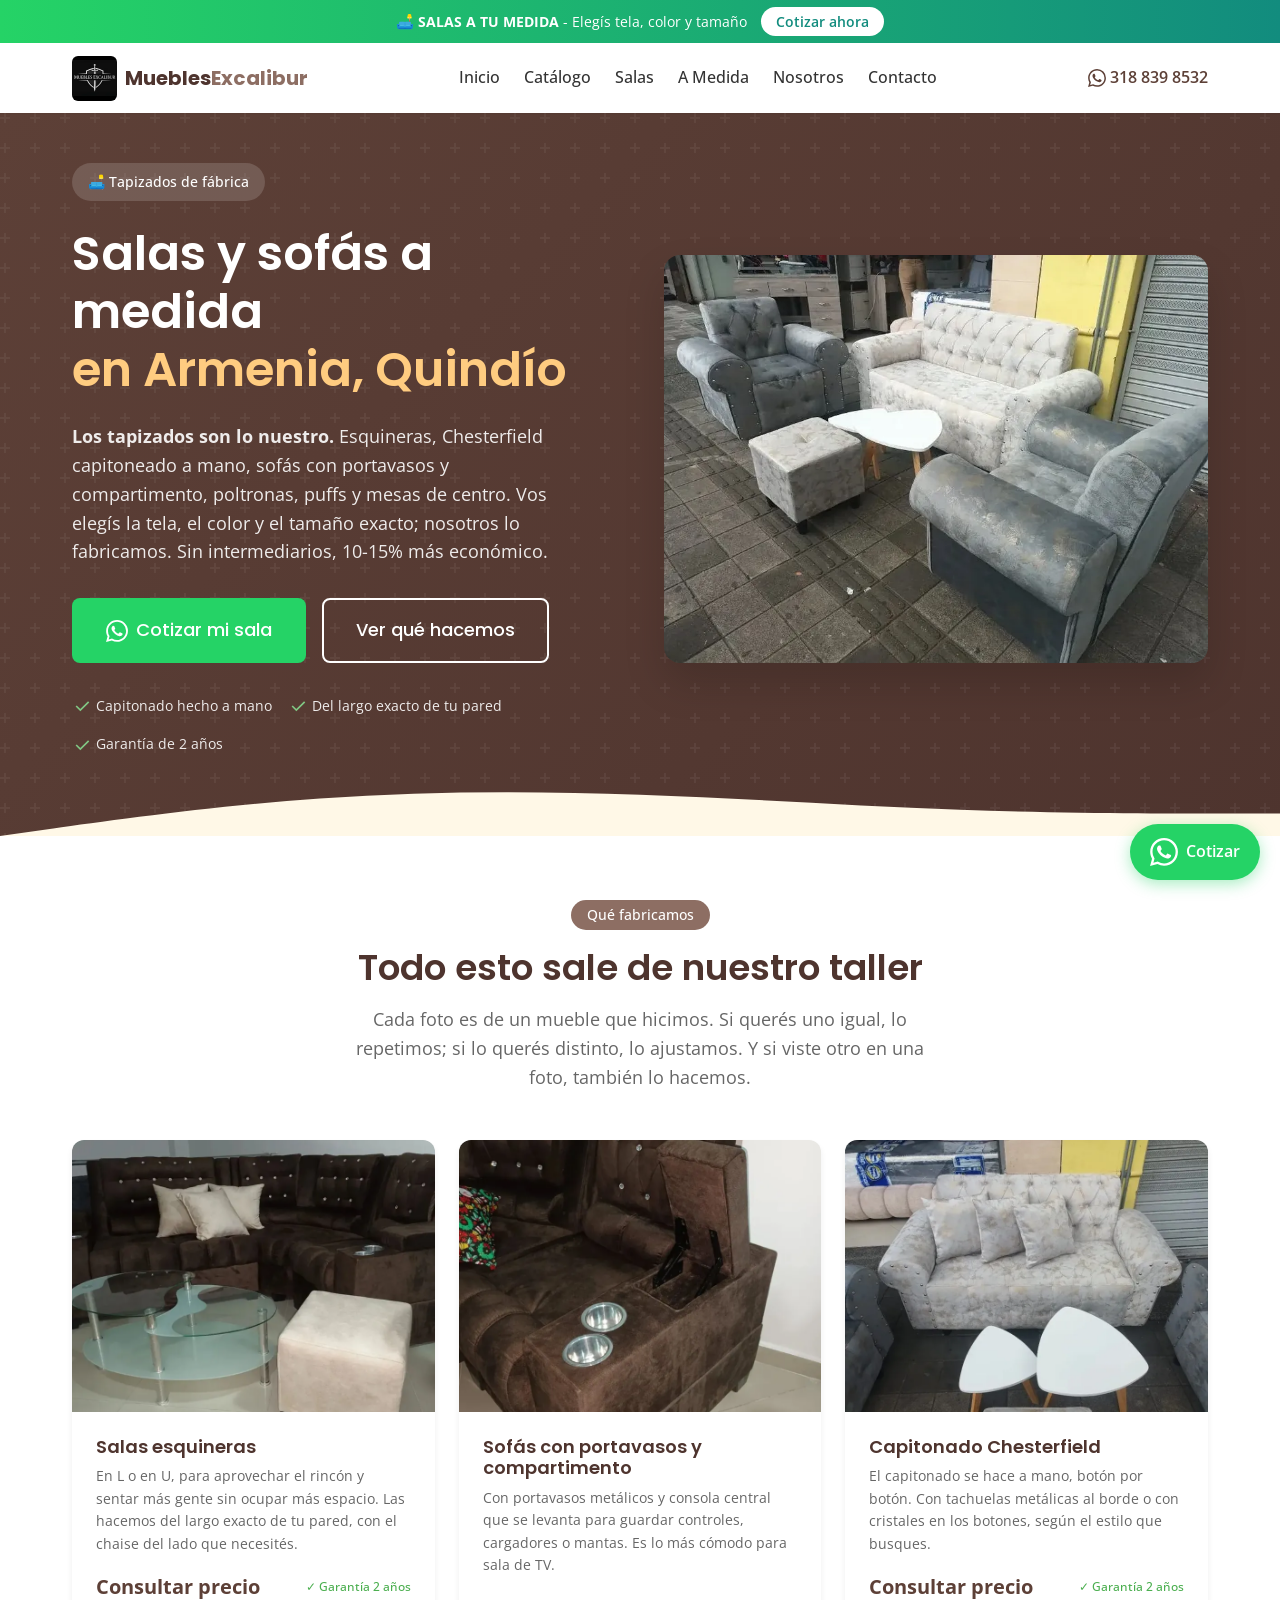
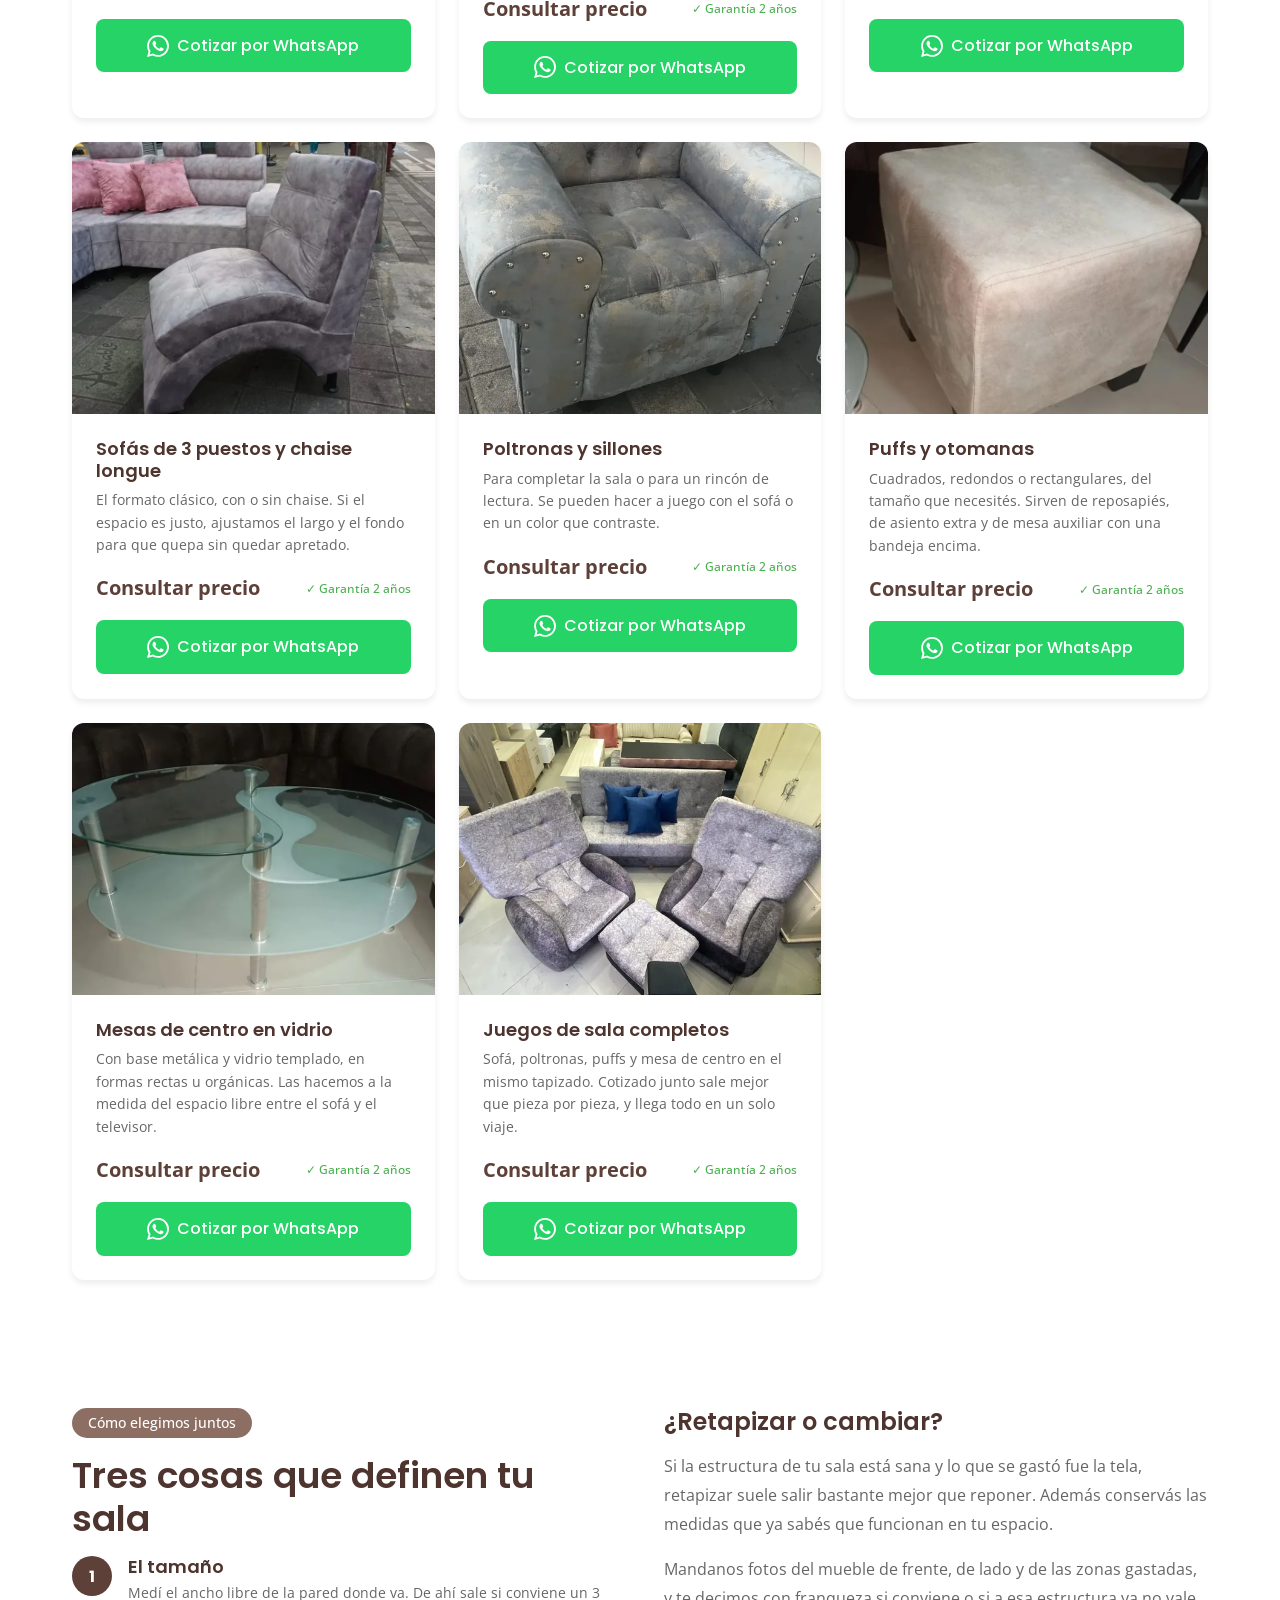
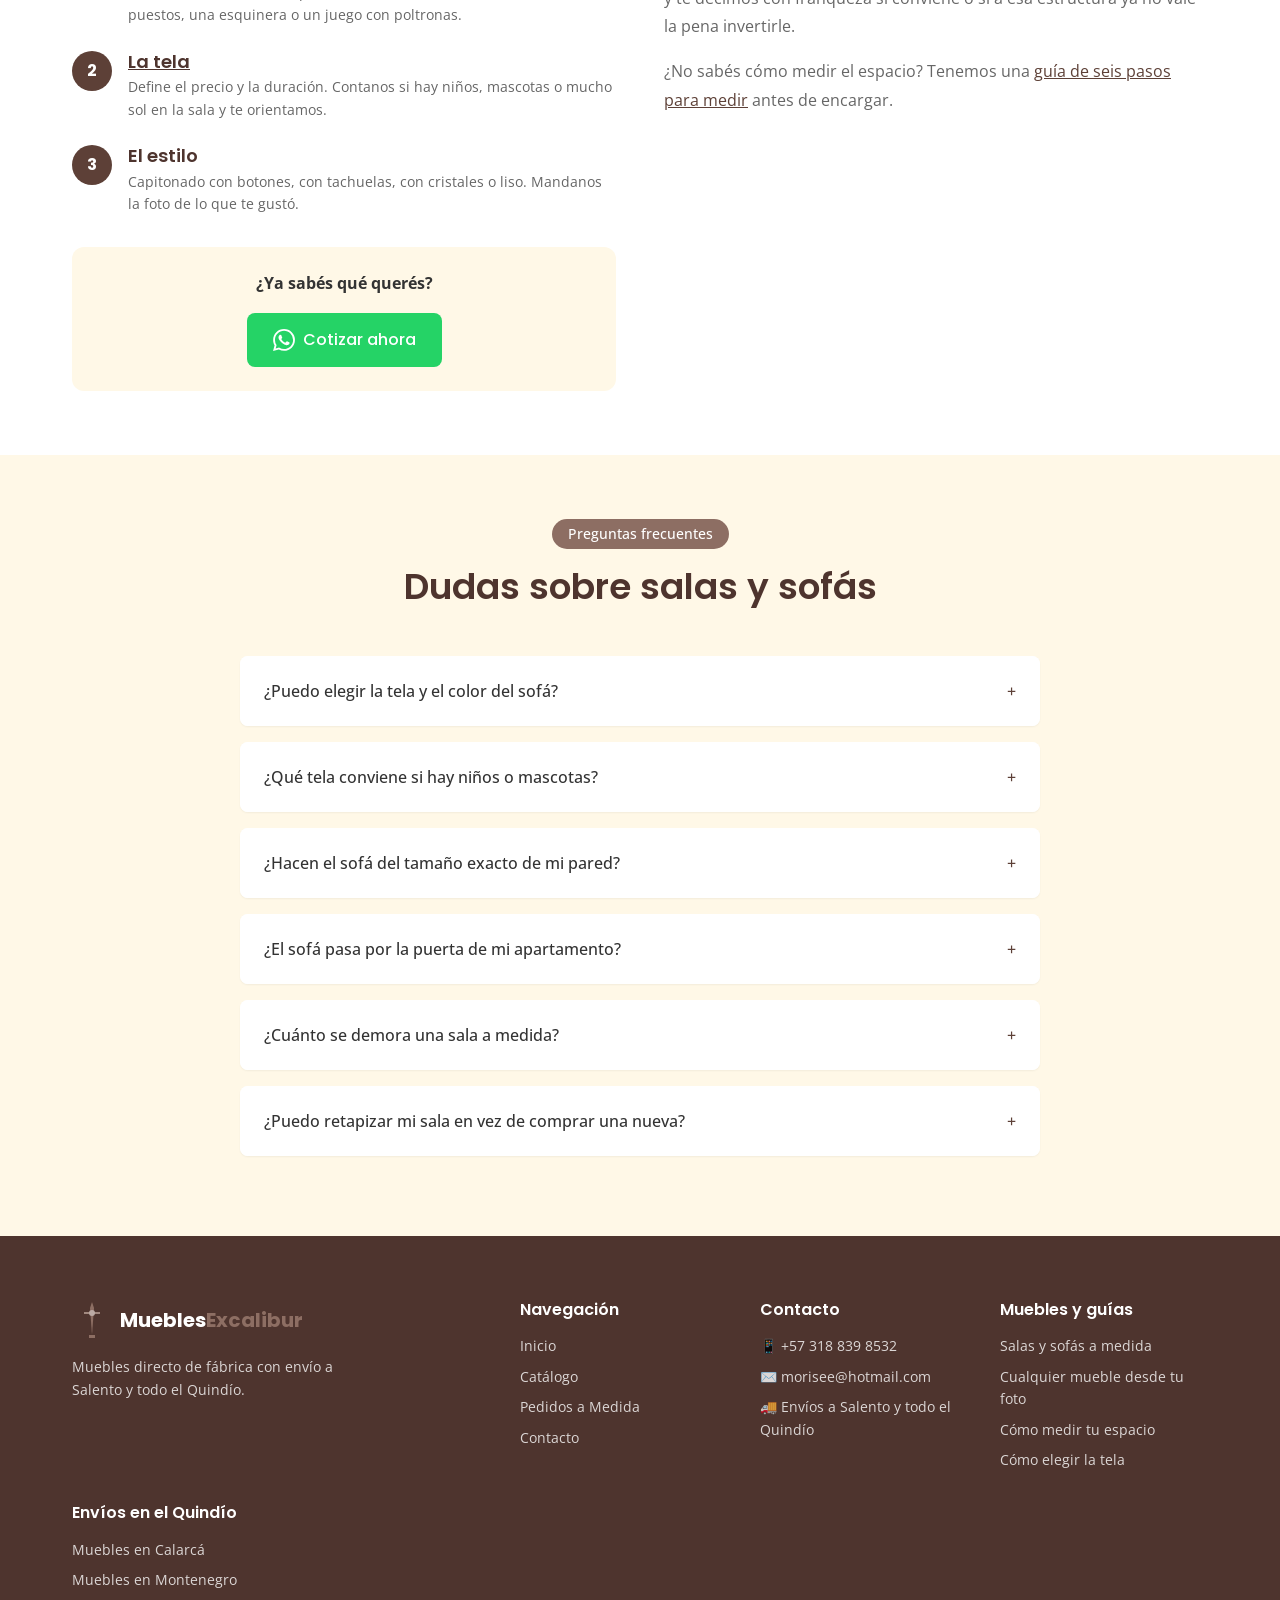
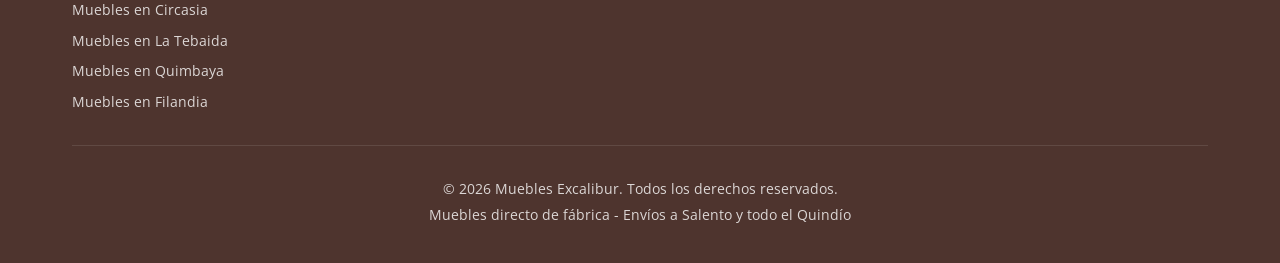
<file: salas-y-sofas-a-medida.html>
<!DOCTYPE html>
<html lang="es-CO">
<head>
    <meta charset="UTF-8">
    <meta name="viewport" content="width=device-width, initial-scale=1.0">
    <title>Salas y Sofás a Medida en Armenia, Quindío | Tapizados</title>
    <meta name="description" content="Salas esquineras, sofás con portavasos, Chesterfield capitoneado, poltronas y puffs a medida. Fábrica en Armenia, Quindío: elegís tela, color y tamaño exacto.">
    <meta name="keywords" content="salas a medida Armenia, sofas Armenia Quindio, sala esquinera Armenia, sofa capitoneado, poltronas Armenia, puffs a medida, retapizar sala Armenia, mesas de centro vidrio">
    <meta name="robots" content="index, follow">
    <link rel="canonical" href="https://mueblesexcalibur.com/salas-y-sofas-a-medida.html">
    <meta name="geo.region" content="CO-QUI">
    <meta name="geo.placename" content="Armenia, Quindío">

    <!-- Google Analytics -->
    <script async fetchpriority="low" src="https://www.googletagmanager.com/gtag/js?id=G-S5LZHPLNCJ"></script>
    <script>
      window.dataLayer = window.dataLayer || [];
      function gtag(){dataLayer.push(arguments);}
      gtag('js', new Date());
      gtag('config', 'G-S5LZHPLNCJ');
    </script>

    <meta property="og:type" content="website">
    <meta property="og:url" content="https://mueblesexcalibur.com/salas-y-sofas-a-medida.html">
    <meta property="og:title" content="Salas y sofás a medida en Armenia, Quindío">
    <meta property="og:description" content="Esquineras, Chesterfield, sofás con portavasos, poltronas y puffs. Elegís tela, color y tamaño exacto.">
    <meta property="og:image" content="https://mueblesexcalibur.com/images/sala-16.jpg">
    <meta property="og:locale" content="es_CO">
    <meta name="twitter:card" content="summary_large_image">
    <meta name="twitter:title" content="Salas y sofás a medida en Armenia, Quindío">
    <meta name="twitter:description" content="Fábrica de tapizados: elegís tela, color y tamaño exacto.">
    <meta name="twitter:image" content="https://mueblesexcalibur.com/images/sala-16.jpg">

    <link rel="dns-prefetch" href="https://wa.me">
    <link rel="preload" href="fonts/open-sans-variable.woff2" as="font" type="font/woff2" crossorigin>
    <link rel="preload" href="fonts/poppins-700.woff2" as="font" type="font/woff2" crossorigin>
    <link rel="stylesheet" href="fonts.css">
    <link rel="stylesheet" href="styles.css">
    <link rel="icon" type="image/svg+xml" href="images/favicon.svg">

    <script type="application/ld+json">
    {
        "@context": "https://schema.org",
        "@type": "ItemList",
        "name": "Salas y sofás a medida en Armenia, Quindío",
        "itemListElement": [
            {
                "@type": "ListItem",
                "position": 1,
                "item": {
                    "@type": "Product",
                    "name": "Salas esquineras",
                    "description": "En L o en U, para aprovechar el rincón y sentar más gente sin ocupar más espacio. Las hacemos del largo exacto de tu pared, con el chaise del lado que necesités.",
                    "image": "https://mueblesexcalibur.com/images/sala-9.jpg",
                    "brand": {
                        "@type": "Brand",
                        "name": "Muebles Excalibur"
                    },
                    "offers": {
                        "@type": "AggregateOffer",
                        "priceCurrency": "COP",
                        "lowPrice": "400000",
                        "highPrice": "5000000",
                        "availability": "https://schema.org/InStock",
                        "seller": {
                            "@type": "Organization",
                            "name": "Muebles Excalibur"
                        }
                    }
                }
            },
            {
                "@type": "ListItem",
                "position": 2,
                "item": {
                    "@type": "Product",
                    "name": "Sofás con portavasos y compartimento",
                    "description": "Con portavasos metálicos y consola central que se levanta para guardar controles, cargadores o mantas. Es lo más cómodo para sala de TV.",
                    "image": "https://mueblesexcalibur.com/images/sala-13.jpg",
                    "brand": {
                        "@type": "Brand",
                        "name": "Muebles Excalibur"
                    },
                    "offers": {
                        "@type": "AggregateOffer",
                        "priceCurrency": "COP",
                        "lowPrice": "400000",
                        "highPrice": "5000000",
                        "availability": "https://schema.org/InStock",
                        "seller": {
                            "@type": "Organization",
                            "name": "Muebles Excalibur"
                        }
                    }
                }
            },
            {
                "@type": "ListItem",
                "position": 3,
                "item": {
                    "@type": "Product",
                    "name": "Capitonado Chesterfield",
                    "description": "El capitonado se hace a mano, botón por botón. Con tachuelas metálicas al borde o con cristales en los botones, según el estilo que busques.",
                    "image": "https://mueblesexcalibur.com/images/sala-18.jpg",
                    "brand": {
                        "@type": "Brand",
                        "name": "Muebles Excalibur"
                    },
                    "offers": {
                        "@type": "AggregateOffer",
                        "priceCurrency": "COP",
                        "lowPrice": "400000",
                        "highPrice": "5000000",
                        "availability": "https://schema.org/InStock",
                        "seller": {
                            "@type": "Organization",
                            "name": "Muebles Excalibur"
                        }
                    }
                }
            },
            {
                "@type": "ListItem",
                "position": 4,
                "item": {
                    "@type": "Product",
                    "name": "Sofás de 3 puestos y chaise longue",
                    "description": "El formato clásico, con o sin chaise. Si el espacio es justo, ajustamos el largo y el fondo para que quepa sin quedar apretado.",
                    "image": "https://mueblesexcalibur.com/images/sala-6.jpg",
                    "brand": {
                        "@type": "Brand",
                        "name": "Muebles Excalibur"
                    },
                    "offers": {
                        "@type": "AggregateOffer",
                        "priceCurrency": "COP",
                        "lowPrice": "400000",
                        "highPrice": "5000000",
                        "availability": "https://schema.org/InStock",
                        "seller": {
                            "@type": "Organization",
                            "name": "Muebles Excalibur"
                        }
                    }
                }
            },
            {
                "@type": "ListItem",
                "position": 5,
                "item": {
                    "@type": "Product",
                    "name": "Poltronas y sillones",
                    "description": "Para completar la sala o para un rincón de lectura. Se pueden hacer a juego con el sofá o en un color que contraste.",
                    "image": "https://mueblesexcalibur.com/images/sala-17.jpg",
                    "brand": {
                        "@type": "Brand",
                        "name": "Muebles Excalibur"
                    },
                    "offers": {
                        "@type": "AggregateOffer",
                        "priceCurrency": "COP",
                        "lowPrice": "400000",
                        "highPrice": "5000000",
                        "availability": "https://schema.org/InStock",
                        "seller": {
                            "@type": "Organization",
                            "name": "Muebles Excalibur"
                        }
                    }
                }
            },
            {
                "@type": "ListItem",
                "position": 6,
                "item": {
                    "@type": "Product",
                    "name": "Puffs y otomanas",
                    "description": "Cuadrados, redondos o rectangulares, del tamaño que necesités. Sirven de reposapiés, de asiento extra y de mesa auxiliar con una bandeja encima.",
                    "image": "https://mueblesexcalibur.com/images/sala-14.jpg",
                    "brand": {
                        "@type": "Brand",
                        "name": "Muebles Excalibur"
                    },
                    "offers": {
                        "@type": "AggregateOffer",
                        "priceCurrency": "COP",
                        "lowPrice": "400000",
                        "highPrice": "5000000",
                        "availability": "https://schema.org/InStock",
                        "seller": {
                            "@type": "Organization",
                            "name": "Muebles Excalibur"
                        }
                    }
                }
            },
            {
                "@type": "ListItem",
                "position": 7,
                "item": {
                    "@type": "Product",
                    "name": "Mesas de centro en vidrio",
                    "description": "Con base metálica y vidrio templado, en formas rectas u orgánicas. Las hacemos a la medida del espacio libre entre el sofá y el televisor.",
                    "image": "https://mueblesexcalibur.com/images/sala-11.jpg",
                    "brand": {
                        "@type": "Brand",
                        "name": "Muebles Excalibur"
                    },
                    "offers": {
                        "@type": "AggregateOffer",
                        "priceCurrency": "COP",
                        "lowPrice": "400000",
                        "highPrice": "5000000",
                        "availability": "https://schema.org/InStock",
                        "seller": {
                            "@type": "Organization",
                            "name": "Muebles Excalibur"
                        }
                    }
                }
            },
            {
                "@type": "ListItem",
                "position": 8,
                "item": {
                    "@type": "Product",
                    "name": "Juegos de sala completos",
                    "description": "Sofá, poltronas, puffs y mesa de centro en el mismo tapizado. Cotizado junto sale mejor que pieza por pieza, y llega todo en un solo viaje.",
                    "image": "https://mueblesexcalibur.com/images/sala-2.jpg",
                    "brand": {
                        "@type": "Brand",
                        "name": "Muebles Excalibur"
                    },
                    "offers": {
                        "@type": "AggregateOffer",
                        "priceCurrency": "COP",
                        "lowPrice": "400000",
                        "highPrice": "5000000",
                        "availability": "https://schema.org/InStock",
                        "seller": {
                            "@type": "Organization",
                            "name": "Muebles Excalibur"
                        }
                    }
                }
            }
        ]
    }
    </script>
    <script type="application/ld+json">
    {
        "@context": "https://schema.org",
        "@type": "FAQPage",
        "mainEntity": [
            {
                "@type": "Question",
                "name": "¿Puedo elegir la tela y el color del sofá?",
                "acceptedAnswer": {
                    "@type": "Answer",
                    "text": "Sí, y conviene decidirlo antes de cotizar porque cambia el precio. Te mostramos las telas disponibles con sus texturas y colores. Si buscás combinar con algo que ya tenés —una cortina, un piso, una pared— mandanos la foto de ese espacio y te decimos qué opciones acercan más."
                }
            },
            {
                "@type": "Question",
                "name": "¿Qué tela conviene si hay niños o mascotas?",
                "acceptedAnswer": {
                    "@type": "Answer",
                    "text": "Las telas de trama cerrada tipo chenilla o microfibra son las que mejor aguantan, porque el pelo no se engancha y la mancha no penetra tan rápido. Contanos cómo se usa la sala y te orientamos con lo que tenemos disponible. Mirá también nuestra guía para elegir la tela."
                }
            },
            {
                "@type": "Question",
                "name": "¿Hacen el sofá del tamaño exacto de mi pared?",
                "acceptedAnswer": {
                    "@type": "Answer",
                    "text": "Sí, es la ventaja de fabricar y no revender. Mandanos el ancho libre de la pared y ajustamos el largo del sofá, el fondo del asiento y hasta la altura del espaldar. Si el espacio es complicado, mirá nuestra guía para medir."
                }
            },
            {
                "@type": "Question",
                "name": "¿El sofá pasa por la puerta de mi apartamento?",
                "acceptedAnswer": {
                    "@type": "Answer",
                    "text": "Es lo primero que revisamos antes de fabricar. Cuando el recorrido es angosto —puertas de 70 cm, escaleras en curva, ascensores pequeños— hacemos el sofá en módulos que se arman adentro. Medí el ancho de la puerta más angosta del camino y contanos."
                }
            },
            {
                "@type": "Question",
                "name": "¿Cuánto se demora una sala a medida?",
                "acceptedAnswer": {
                    "@type": "Answer",
                    "text": "Entre 8 y 20 días hábiles según el tamaño y la temporada. Una poltrona o un puff salen rápido; un juego completo con mesa toma más. Al cotizar te damos la fecha concreta."
                }
            },
            {
                "@type": "Question",
                "name": "¿Puedo retapizar mi sala en vez de comprar una nueva?",
                "acceptedAnswer": {
                    "@type": "Answer",
                    "text": "Si la estructura está en buen estado, muchas veces sale mejor retapizar que reponer. Mandanos fotos del mueble por WhatsApp —de frente, de lado y de las partes gastadas— y te decimos si conviene y cuánto cuesta."
                }
            }
        ]
    }
    </script>
    <script type="application/ld+json">
    {
        "@context": "https://schema.org",
        "@type": "BreadcrumbList",
        "itemListElement": [
            {
                "@type": "ListItem",
                "position": 1,
                "name": "Inicio",
                "item": "https://mueblesexcalibur.com/"
            },
            {
                "@type": "ListItem",
                "position": 2,
                "name": "Salas y sofás a medida",
                "item": "https://mueblesexcalibur.com/salas-y-sofas-a-medida.html"
            }
        ]
    }
    </script>
</head>
<body>
    <!-- Promo Banner -->
    <div class="promo-banner" style="background: linear-gradient(90deg, #25D366 0%, #128C7E 100%); color: white; text-align: center; padding: 10px 15px; font-size: 0.9rem; position: relative; z-index: 1001;">
        <span style="margin-right: 10px;">🛋️ <strong>SALAS A TU MEDIDA</strong> - Elegís tela, color y tamaño</span>
        <a href="https://wa.me/573188398532?text=(Orden%20en%20linea)%20Hola%20Mauricio%20%F0%9F%91%8B%20Quiero%20cotizar%20una%20sala%20a%20medida." style="background: white; color: #128C7E; padding: 5px 15px; border-radius: 20px; text-decoration: none; font-weight: 600; font-size: 0.85rem;">Cotizar ahora</a>
    </div>

    <!-- Header -->
    <header class="header" id="header">
        <div class="container">
            <div class="header-content">
                <a href="index.html" class="logo">
                    <picture><source srcset="images/logo.webp" type="image/webp"><img src="images/logo.jpg" width="720" height="720" alt="Muebles Excalibur" class="logo-icon" style="height: 45px; width: auto; border-radius: 6px;"></picture>
                    <span class="logo-text">Muebles<span class="logo-accent">Excalibur</span></span>
                </a>
                <nav class="nav" id="nav">
                    <a href="index.html" class="nav-link">Inicio</a>
                    <a href="index.html#catalogo" class="nav-link">Catálogo</a>
                    <a href="salas-y-sofas-a-medida.html" class="nav-link">Salas</a>
                    <a href="muebles-a-medida.html" class="nav-link">A Medida</a>
                    <a href="index.html#nosotros" class="nav-link">Nosotros</a>
                    <a href="index.html#contacto" class="nav-link">Contacto</a>
                </nav>
                <div class="header-actions">
                    <a href="https://wa.me/573188398532?text=(Orden%20en%20linea)%20Hola%20Mauricio%20%F0%9F%91%8B%20Estoy%20interesado%20en%20sus%20muebles." class="header-phone">
                        <svg width="18" height="18" viewBox="0 0 24 24" fill="currentColor"><path d="M17.472 14.382c-.297-.149-1.758-.867-2.03-.967-.273-.099-.471-.148-.67.15-.197.297-.767.966-.94 1.164-.173.199-.347.223-.644.075-.297-.15-1.255-.463-2.39-1.475-.883-.788-1.48-1.761-1.653-2.059-.173-.297-.018-.458.13-.606.134-.133.298-.347.446-.52.149-.174.198-.298.298-.497.099-.198.05-.371-.025-.52-.075-.149-.669-1.612-.916-2.207-.242-.579-.487-.5-.669-.51-.173-.008-.371-.01-.57-.01-.198 0-.52.074-.792.372-.272.297-1.04 1.016-1.04 2.479 0 1.462 1.065 2.875 1.213 3.074.149.198 2.096 3.2 5.077 4.487.709.306 1.262.489 1.694.625.712.227 1.36.195 1.871.118.571-.085 1.758-.719 2.006-1.413.248-.694.248-1.289.173-1.413-.074-.124-.272-.198-.57-.347m-5.421 7.403h-.004a9.87 9.87 0 01-5.031-1.378l-.361-.214-3.741.982.998-3.648-.235-.374a9.86 9.86 0 01-1.51-5.26c.001-5.45 4.436-9.884 9.888-9.884 2.64 0 5.122 1.03 6.988 2.898a9.825 9.825 0 012.893 6.994c-.003 5.45-4.437 9.884-9.885 9.884m8.413-18.297A11.815 11.815 0 0012.05 0C5.495 0 .16 5.335.157 11.892c0 2.096.547 4.142 1.588 5.945L.057 24l6.305-1.654a11.882 11.882 0 005.683 1.448h.005c6.554 0 11.89-5.335 11.893-11.893a11.821 11.821 0 00-3.48-8.413z"/></svg>
                        <span>318 839 8532</span>
                    </a>
                    <button class="menu-toggle" id="menuToggle" aria-label="Menú">
                        <span></span><span></span><span></span>
                    </button>
                </div>
            </div>
        </div>
    </header>

    <section class="hero" id="inicio">
        <div class="hero-bg"></div>
        <div class="container">
            <div class="hero-content">
                <span class="hero-badge">🛋️ Tapizados de fábrica</span>
                <h1 class="hero-title">Salas y sofás a medida<br><span class="highlight">en Armenia, Quindío</span></h1>
                <p class="hero-subtitle"><strong>Los tapizados son lo nuestro.</strong> Esquineras, Chesterfield capitoneado a mano, sofás con portavasos y compartimento, poltronas, puffs y mesas de centro. Vos elegís la tela, el color y el tamaño exacto; nosotros lo fabricamos. Sin intermediarios, 10-15% más económico.</p>
                <div class="hero-buttons">
                    <a href="https://wa.me/573188398532?text=(Orden%20en%20linea)%20Hola%20Mauricio%20%F0%9F%91%8B%20Quiero%20cotizar%20una%20sala%20a%20medida." class="btn btn-whatsapp btn-lg">
                        <svg width="22" height="22" viewBox="0 0 24 24" fill="currentColor"><path d="M17.472 14.382c-.297-.149-1.758-.867-2.03-.967-.273-.099-.471-.148-.67.15-.197.297-.767.966-.94 1.164-.173.199-.347.223-.644.075-.297-.15-1.255-.463-2.39-1.475-.883-.788-1.48-1.761-1.653-2.059-.173-.297-.018-.458.13-.606.134-.133.298-.347.446-.52.149-.174.198-.298.298-.497.099-.198.05-.371-.025-.52-.075-.149-.669-1.612-.916-2.207-.242-.579-.487-.5-.669-.51-.173-.008-.371-.01-.57-.01-.198 0-.52.074-.792.372-.272.297-1.04 1.016-1.04 2.479 0 1.462 1.065 2.875 1.213 3.074.149.198 2.096 3.2 5.077 4.487.709.306 1.262.489 1.694.625.712.227 1.36.195 1.871.118.571-.085 1.758-.719 2.006-1.413.248-.694.248-1.289.173-1.413-.074-.124-.272-.198-.57-.347m-5.421 7.403h-.004a9.87 9.87 0 01-5.031-1.378l-.361-.214-3.741.982.998-3.648-.235-.374a9.86 9.86 0 01-1.51-5.26c.001-5.45 4.436-9.884 9.888-9.884 2.64 0 5.122 1.03 6.988 2.898a9.825 9.825 0 012.893 6.994c-.003 5.45-4.437 9.884-9.885 9.884m8.413-18.297A11.815 11.815 0 0012.05 0C5.495 0 .16 5.335.157 11.892c0 2.096.547 4.142 1.588 5.945L.057 24l6.305-1.654a11.882 11.882 0 005.683 1.448h.005c6.554 0 11.89-5.335 11.893-11.893a11.821 11.821 0 00-3.48-8.413z"/></svg>
                        Cotizar mi sala
                    </a>
                    <a href="#tipos" class="btn btn-outline btn-lg">Ver qué hacemos</a>
                </div>
                <div class="hero-trust">
                    <div class="trust-item"><svg width="20" height="20" viewBox="0 0 24 24" fill="none" stroke="currentColor" stroke-width="2"><path d="M5 12l5 5L20 7"/></svg><span>Capitonado hecho a mano</span></div>
                    <div class="trust-item"><svg width="20" height="20" viewBox="0 0 24 24" fill="none" stroke="currentColor" stroke-width="2"><path d="M5 12l5 5L20 7"/></svg><span>Del largo exacto de tu pared</span></div>
                    <div class="trust-item"><svg width="20" height="20" viewBox="0 0 24 24" fill="none" stroke="currentColor" stroke-width="2"><path d="M5 12l5 5L20 7"/></svg><span>Garantía de 2 años</span></div>
                </div>
            </div>
            <div class="hero-image">
                <div class="hero-image-wrapper">
                    <picture><source srcset="images/sala-16.webp" type="image/webp"><img src="images/sala-16.jpg" width="809" height="607" alt="Juego de sala capitoneado con poltrona, puff y mesa auxiliar, fabricado en Armenia Quindío" loading="lazy" fetchpriority="high"></picture>
                </div>
            </div>
        </div>
        <div class="hero-wave">
            <svg viewBox="0 0 1440 120" fill="none" preserveAspectRatio="none">
                <path d="M0 120L60 105C120 90 240 60 360 45C480 30 600 30 720 37.5C840 45 960 60 1080 67.5C1200 75 1320 75 1380 75L1440 75V120H1380C1320 120 1200 120 1080 120C960 120 840 120 720 120C600 120 480 120 360 120C240 120 120 120 60 120H0Z" fill="#FFF8E7"/>
            </svg>
        </div>
    </section>

    <section class="products" id="tipos">
        <div class="container">
            <div class="section-header">
                <span class="section-badge">Qué fabricamos</span>
                <h2 class="section-title">Todo esto sale de nuestro taller</h2>
                <p class="section-subtitle">Cada foto es de un mueble que hicimos. Si querés uno igual, lo repetimos; si lo querés distinto, lo ajustamos. Y si viste otro en una foto, también lo hacemos.</p>
            </div>
            <div class="products-grid">
                <article class="product-card" data-category="salas">
                    <div class="product-image">
                        <picture><source srcset="images/sala-9.webp" type="image/webp"><img src="images/sala-9.jpg" width="1080" height="1080" alt="Sala esquinera capitoneada café con mesa de centro en vidrio, fabricada en Armenia Quindío" loading="lazy"></picture>
                    </div>
                    <div class="product-content">
                        <h3 class="product-title">Salas esquineras</h3>
                        <p class="product-desc">En L o en U, para aprovechar el rincón y sentar más gente sin ocupar más espacio. Las hacemos del largo exacto de tu pared, con el chaise del lado que necesités.</p>
                        <div class="product-meta">
                            <span class="product-price"><strong>Consultar precio</strong></span>
                            <span class="product-warranty">✓ Garantía 2 años</span>
                        </div>
                        <a href="https://wa.me/573188398532?text=(Orden%20en%20linea)%20Hola%20Mauricio%20%F0%9F%91%8B%20Estoy%20interesado%20en%20salas%20esquineras.%20%C2%BFPodr%C3%ADan%20darme%20m%C3%A1s%20informaci%C3%B3n%3F" class="btn btn-whatsapp btn-block">
                            <svg width="22" height="22" viewBox="0 0 24 24" fill="currentColor"><path d="M17.472 14.382c-.297-.149-1.758-.867-2.03-.967-.273-.099-.471-.148-.67.15-.197.297-.767.966-.94 1.164-.173.199-.347.223-.644.075-.297-.15-1.255-.463-2.39-1.475-.883-.788-1.48-1.761-1.653-2.059-.173-.297-.018-.458.13-.606.134-.133.298-.347.446-.52.149-.174.198-.298.298-.497.099-.198.05-.371-.025-.52-.075-.149-.669-1.612-.916-2.207-.242-.579-.487-.5-.669-.51-.173-.008-.371-.01-.57-.01-.198 0-.52.074-.792.372-.272.297-1.04 1.016-1.04 2.479 0 1.462 1.065 2.875 1.213 3.074.149.198 2.096 3.2 5.077 4.487.709.306 1.262.489 1.694.625.712.227 1.36.195 1.871.118.571-.085 1.758-.719 2.006-1.413.248-.694.248-1.289.173-1.413-.074-.124-.272-.198-.57-.347m-5.421 7.403h-.004a9.87 9.87 0 01-5.031-1.378l-.361-.214-3.741.982.998-3.648-.235-.374a9.86 9.86 0 01-1.51-5.26c.001-5.45 4.436-9.884 9.888-9.884 2.64 0 5.122 1.03 6.988 2.898a9.825 9.825 0 012.893 6.994c-.003 5.45-4.437 9.884-9.885 9.884m8.413-18.297A11.815 11.815 0 0012.05 0C5.495 0 .16 5.335.157 11.892c0 2.096.547 4.142 1.588 5.945L.057 24l6.305-1.654a11.882 11.882 0 005.683 1.448h.005c6.554 0 11.89-5.335 11.893-11.893a11.821 11.821 0 00-3.48-8.413z"/></svg>
                            Cotizar por WhatsApp
                        </a>
                    </div>
                </article>

                <article class="product-card" data-category="salas">
                    <div class="product-image">
                        <picture><source srcset="images/sala-13.webp" type="image/webp"><img src="images/sala-13.jpg" width="1080" height="1080" alt="Sofá con portavasos metálicos y compartimento abatible, tapizado capitoneado con cristales" loading="lazy"></picture>
                    </div>
                    <div class="product-content">
                        <h3 class="product-title">Sofás con portavasos y compartimento</h3>
                        <p class="product-desc">Con portavasos metálicos y consola central que se levanta para guardar controles, cargadores o mantas. Es lo más cómodo para sala de TV.</p>
                        <div class="product-meta">
                            <span class="product-price"><strong>Consultar precio</strong></span>
                            <span class="product-warranty">✓ Garantía 2 años</span>
                        </div>
                        <a href="https://wa.me/573188398532?text=(Orden%20en%20linea)%20Hola%20Mauricio%20%F0%9F%91%8B%20Estoy%20interesado%20en%20sof%C3%A1s%20con%20portavasos%20y%20compartimento.%20%C2%BFPodr%C3%ADan%20darme%20m%C3%A1s%20informaci%C3%B3n%3F" class="btn btn-whatsapp btn-block">
                            <svg width="22" height="22" viewBox="0 0 24 24" fill="currentColor"><path d="M17.472 14.382c-.297-.149-1.758-.867-2.03-.967-.273-.099-.471-.148-.67.15-.197.297-.767.966-.94 1.164-.173.199-.347.223-.644.075-.297-.15-1.255-.463-2.39-1.475-.883-.788-1.48-1.761-1.653-2.059-.173-.297-.018-.458.13-.606.134-.133.298-.347.446-.52.149-.174.198-.298.298-.497.099-.198.05-.371-.025-.52-.075-.149-.669-1.612-.916-2.207-.242-.579-.487-.5-.669-.51-.173-.008-.371-.01-.57-.01-.198 0-.52.074-.792.372-.272.297-1.04 1.016-1.04 2.479 0 1.462 1.065 2.875 1.213 3.074.149.198 2.096 3.2 5.077 4.487.709.306 1.262.489 1.694.625.712.227 1.36.195 1.871.118.571-.085 1.758-.719 2.006-1.413.248-.694.248-1.289.173-1.413-.074-.124-.272-.198-.57-.347m-5.421 7.403h-.004a9.87 9.87 0 01-5.031-1.378l-.361-.214-3.741.982.998-3.648-.235-.374a9.86 9.86 0 01-1.51-5.26c.001-5.45 4.436-9.884 9.888-9.884 2.64 0 5.122 1.03 6.988 2.898a9.825 9.825 0 012.893 6.994c-.003 5.45-4.437 9.884-9.885 9.884m8.413-18.297A11.815 11.815 0 0012.05 0C5.495 0 .16 5.335.157 11.892c0 2.096.547 4.142 1.588 5.945L.057 24l6.305-1.654a11.882 11.882 0 005.683 1.448h.005c6.554 0 11.89-5.335 11.893-11.893a11.821 11.821 0 00-3.48-8.413z"/></svg>
                            Cotizar por WhatsApp
                        </a>
                    </div>
                </article>

                <article class="product-card" data-category="salas">
                    <div class="product-image">
                        <picture><source srcset="images/sala-18.webp" type="image/webp"><img src="images/sala-18.jpg" width="809" height="607" alt="Sofá Chesterfield capitoneado con tachuelas, tapizado en tela plateada, Armenia Quindío" loading="lazy"></picture>
                    </div>
                    <div class="product-content">
                        <h3 class="product-title">Capitonado Chesterfield</h3>
                        <p class="product-desc">El capitonado se hace a mano, botón por botón. Con tachuelas metálicas al borde o con cristales en los botones, según el estilo que busques.</p>
                        <div class="product-meta">
                            <span class="product-price"><strong>Consultar precio</strong></span>
                            <span class="product-warranty">✓ Garantía 2 años</span>
                        </div>
                        <a href="https://wa.me/573188398532?text=(Orden%20en%20linea)%20Hola%20Mauricio%20%F0%9F%91%8B%20Estoy%20interesado%20en%20capitonado%20chesterfield.%20%C2%BFPodr%C3%ADan%20darme%20m%C3%A1s%20informaci%C3%B3n%3F" class="btn btn-whatsapp btn-block">
                            <svg width="22" height="22" viewBox="0 0 24 24" fill="currentColor"><path d="M17.472 14.382c-.297-.149-1.758-.867-2.03-.967-.273-.099-.471-.148-.67.15-.197.297-.767.966-.94 1.164-.173.199-.347.223-.644.075-.297-.15-1.255-.463-2.39-1.475-.883-.788-1.48-1.761-1.653-2.059-.173-.297-.018-.458.13-.606.134-.133.298-.347.446-.52.149-.174.198-.298.298-.497.099-.198.05-.371-.025-.52-.075-.149-.669-1.612-.916-2.207-.242-.579-.487-.5-.669-.51-.173-.008-.371-.01-.57-.01-.198 0-.52.074-.792.372-.272.297-1.04 1.016-1.04 2.479 0 1.462 1.065 2.875 1.213 3.074.149.198 2.096 3.2 5.077 4.487.709.306 1.262.489 1.694.625.712.227 1.36.195 1.871.118.571-.085 1.758-.719 2.006-1.413.248-.694.248-1.289.173-1.413-.074-.124-.272-.198-.57-.347m-5.421 7.403h-.004a9.87 9.87 0 01-5.031-1.378l-.361-.214-3.741.982.998-3.648-.235-.374a9.86 9.86 0 01-1.51-5.26c.001-5.45 4.436-9.884 9.888-9.884 2.64 0 5.122 1.03 6.988 2.898a9.825 9.825 0 012.893 6.994c-.003 5.45-4.437 9.884-9.885 9.884m8.413-18.297A11.815 11.815 0 0012.05 0C5.495 0 .16 5.335.157 11.892c0 2.096.547 4.142 1.588 5.945L.057 24l6.305-1.654a11.882 11.882 0 005.683 1.448h.005c6.554 0 11.89-5.335 11.893-11.893a11.821 11.821 0 00-3.48-8.413z"/></svg>
                            Cotizar por WhatsApp
                        </a>
                    </div>
                </article>

                <article class="product-card" data-category="salas">
                    <div class="product-image">
                        <picture><source srcset="images/sala-6.webp" type="image/webp"><img src="images/sala-6.jpg" width="1080" height="810" alt="Sofá de 3 puestos con chaise longue tapizado en gris, fábrica de muebles Armenia" loading="lazy"></picture>
                    </div>
                    <div class="product-content">
                        <h3 class="product-title">Sofás de 3 puestos y chaise longue</h3>
                        <p class="product-desc">El formato clásico, con o sin chaise. Si el espacio es justo, ajustamos el largo y el fondo para que quepa sin quedar apretado.</p>
                        <div class="product-meta">
                            <span class="product-price"><strong>Consultar precio</strong></span>
                            <span class="product-warranty">✓ Garantía 2 años</span>
                        </div>
                        <a href="https://wa.me/573188398532?text=(Orden%20en%20linea)%20Hola%20Mauricio%20%F0%9F%91%8B%20Estoy%20interesado%20en%20sof%C3%A1s%20de%203%20puestos%20y%20chaise%20longue.%20%C2%BFPodr%C3%ADan%20darme%20m%C3%A1s%20informaci%C3%B3n%3F" class="btn btn-whatsapp btn-block">
                            <svg width="22" height="22" viewBox="0 0 24 24" fill="currentColor"><path d="M17.472 14.382c-.297-.149-1.758-.867-2.03-.967-.273-.099-.471-.148-.67.15-.197.297-.767.966-.94 1.164-.173.199-.347.223-.644.075-.297-.15-1.255-.463-2.39-1.475-.883-.788-1.48-1.761-1.653-2.059-.173-.297-.018-.458.13-.606.134-.133.298-.347.446-.52.149-.174.198-.298.298-.497.099-.198.05-.371-.025-.52-.075-.149-.669-1.612-.916-2.207-.242-.579-.487-.5-.669-.51-.173-.008-.371-.01-.57-.01-.198 0-.52.074-.792.372-.272.297-1.04 1.016-1.04 2.479 0 1.462 1.065 2.875 1.213 3.074.149.198 2.096 3.2 5.077 4.487.709.306 1.262.489 1.694.625.712.227 1.36.195 1.871.118.571-.085 1.758-.719 2.006-1.413.248-.694.248-1.289.173-1.413-.074-.124-.272-.198-.57-.347m-5.421 7.403h-.004a9.87 9.87 0 01-5.031-1.378l-.361-.214-3.741.982.998-3.648-.235-.374a9.86 9.86 0 01-1.51-5.26c.001-5.45 4.436-9.884 9.888-9.884 2.64 0 5.122 1.03 6.988 2.898a9.825 9.825 0 012.893 6.994c-.003 5.45-4.437 9.884-9.885 9.884m8.413-18.297A11.815 11.815 0 0012.05 0C5.495 0 .16 5.335.157 11.892c0 2.096.547 4.142 1.588 5.945L.057 24l6.305-1.654a11.882 11.882 0 005.683 1.448h.005c6.554 0 11.89-5.335 11.893-11.893a11.821 11.821 0 00-3.48-8.413z"/></svg>
                            Cotizar por WhatsApp
                        </a>
                    </div>
                </article>

                <article class="product-card" data-category="salas">
                    <div class="product-image">
                        <picture><source srcset="images/sala-17.webp" type="image/webp"><img src="images/sala-17.jpg" width="1079" height="607" alt="Poltrona Chesterfield tapizada con tachuelas decorativas, Armenia Quindío" loading="lazy"></picture>
                    </div>
                    <div class="product-content">
                        <h3 class="product-title">Poltronas y sillones</h3>
                        <p class="product-desc">Para completar la sala o para un rincón de lectura. Se pueden hacer a juego con el sofá o en un color que contraste.</p>
                        <div class="product-meta">
                            <span class="product-price"><strong>Consultar precio</strong></span>
                            <span class="product-warranty">✓ Garantía 2 años</span>
                        </div>
                        <a href="https://wa.me/573188398532?text=(Orden%20en%20linea)%20Hola%20Mauricio%20%F0%9F%91%8B%20Estoy%20interesado%20en%20poltronas%20y%20sillones.%20%C2%BFPodr%C3%ADan%20darme%20m%C3%A1s%20informaci%C3%B3n%3F" class="btn btn-whatsapp btn-block">
                            <svg width="22" height="22" viewBox="0 0 24 24" fill="currentColor"><path d="M17.472 14.382c-.297-.149-1.758-.867-2.03-.967-.273-.099-.471-.148-.67.15-.197.297-.767.966-.94 1.164-.173.199-.347.223-.644.075-.297-.15-1.255-.463-2.39-1.475-.883-.788-1.48-1.761-1.653-2.059-.173-.297-.018-.458.13-.606.134-.133.298-.347.446-.52.149-.174.198-.298.298-.497.099-.198.05-.371-.025-.52-.075-.149-.669-1.612-.916-2.207-.242-.579-.487-.5-.669-.51-.173-.008-.371-.01-.57-.01-.198 0-.52.074-.792.372-.272.297-1.04 1.016-1.04 2.479 0 1.462 1.065 2.875 1.213 3.074.149.198 2.096 3.2 5.077 4.487.709.306 1.262.489 1.694.625.712.227 1.36.195 1.871.118.571-.085 1.758-.719 2.006-1.413.248-.694.248-1.289.173-1.413-.074-.124-.272-.198-.57-.347m-5.421 7.403h-.004a9.87 9.87 0 01-5.031-1.378l-.361-.214-3.741.982.998-3.648-.235-.374a9.86 9.86 0 01-1.51-5.26c.001-5.45 4.436-9.884 9.888-9.884 2.64 0 5.122 1.03 6.988 2.898a9.825 9.825 0 012.893 6.994c-.003 5.45-4.437 9.884-9.885 9.884m8.413-18.297A11.815 11.815 0 0012.05 0C5.495 0 .16 5.335.157 11.892c0 2.096.547 4.142 1.588 5.945L.057 24l6.305-1.654a11.882 11.882 0 005.683 1.448h.005c6.554 0 11.89-5.335 11.893-11.893a11.821 11.821 0 00-3.48-8.413z"/></svg>
                            Cotizar por WhatsApp
                        </a>
                    </div>
                </article>

                <article class="product-card" data-category="salas">
                    <div class="product-image">
                        <picture><source srcset="images/sala-14.webp" type="image/webp"><img src="images/sala-14.jpg" width="1080" height="1080" alt="Puff tapizado cuadrado en tela beige, fabricado a medida en Armenia Quindío" loading="lazy"></picture>
                    </div>
                    <div class="product-content">
                        <h3 class="product-title">Puffs y otomanas</h3>
                        <p class="product-desc">Cuadrados, redondos o rectangulares, del tamaño que necesités. Sirven de reposapiés, de asiento extra y de mesa auxiliar con una bandeja encima.</p>
                        <div class="product-meta">
                            <span class="product-price"><strong>Consultar precio</strong></span>
                            <span class="product-warranty">✓ Garantía 2 años</span>
                        </div>
                        <a href="https://wa.me/573188398532?text=(Orden%20en%20linea)%20Hola%20Mauricio%20%F0%9F%91%8B%20Estoy%20interesado%20en%20puffs%20y%20otomanas.%20%C2%BFPodr%C3%ADan%20darme%20m%C3%A1s%20informaci%C3%B3n%3F" class="btn btn-whatsapp btn-block">
                            <svg width="22" height="22" viewBox="0 0 24 24" fill="currentColor"><path d="M17.472 14.382c-.297-.149-1.758-.867-2.03-.967-.273-.099-.471-.148-.67.15-.197.297-.767.966-.94 1.164-.173.199-.347.223-.644.075-.297-.15-1.255-.463-2.39-1.475-.883-.788-1.48-1.761-1.653-2.059-.173-.297-.018-.458.13-.606.134-.133.298-.347.446-.52.149-.174.198-.298.298-.497.099-.198.05-.371-.025-.52-.075-.149-.669-1.612-.916-2.207-.242-.579-.487-.5-.669-.51-.173-.008-.371-.01-.57-.01-.198 0-.52.074-.792.372-.272.297-1.04 1.016-1.04 2.479 0 1.462 1.065 2.875 1.213 3.074.149.198 2.096 3.2 5.077 4.487.709.306 1.262.489 1.694.625.712.227 1.36.195 1.871.118.571-.085 1.758-.719 2.006-1.413.248-.694.248-1.289.173-1.413-.074-.124-.272-.198-.57-.347m-5.421 7.403h-.004a9.87 9.87 0 01-5.031-1.378l-.361-.214-3.741.982.998-3.648-.235-.374a9.86 9.86 0 01-1.51-5.26c.001-5.45 4.436-9.884 9.888-9.884 2.64 0 5.122 1.03 6.988 2.898a9.825 9.825 0 012.893 6.994c-.003 5.45-4.437 9.884-9.885 9.884m8.413-18.297A11.815 11.815 0 0012.05 0C5.495 0 .16 5.335.157 11.892c0 2.096.547 4.142 1.588 5.945L.057 24l6.305-1.654a11.882 11.882 0 005.683 1.448h.005c6.554 0 11.89-5.335 11.893-11.893a11.821 11.821 0 00-3.48-8.413z"/></svg>
                            Cotizar por WhatsApp
                        </a>
                    </div>
                </article>

                <article class="product-card" data-category="salas">
                    <div class="product-image">
                        <picture><source srcset="images/sala-11.webp" type="image/webp"><img src="images/sala-11.jpg" width="1080" height="1080" alt="Mesa de centro en vidrio templado con base metálica, Muebles Excalibur Armenia" loading="lazy"></picture>
                    </div>
                    <div class="product-content">
                        <h3 class="product-title">Mesas de centro en vidrio</h3>
                        <p class="product-desc">Con base metálica y vidrio templado, en formas rectas u orgánicas. Las hacemos a la medida del espacio libre entre el sofá y el televisor.</p>
                        <div class="product-meta">
                            <span class="product-price"><strong>Consultar precio</strong></span>
                            <span class="product-warranty">✓ Garantía 2 años</span>
                        </div>
                        <a href="https://wa.me/573188398532?text=(Orden%20en%20linea)%20Hola%20Mauricio%20%F0%9F%91%8B%20Estoy%20interesado%20en%20mesas%20de%20centro%20en%20vidrio.%20%C2%BFPodr%C3%ADan%20darme%20m%C3%A1s%20informaci%C3%B3n%3F" class="btn btn-whatsapp btn-block">
                            <svg width="22" height="22" viewBox="0 0 24 24" fill="currentColor"><path d="M17.472 14.382c-.297-.149-1.758-.867-2.03-.967-.273-.099-.471-.148-.67.15-.197.297-.767.966-.94 1.164-.173.199-.347.223-.644.075-.297-.15-1.255-.463-2.39-1.475-.883-.788-1.48-1.761-1.653-2.059-.173-.297-.018-.458.13-.606.134-.133.298-.347.446-.52.149-.174.198-.298.298-.497.099-.198.05-.371-.025-.52-.075-.149-.669-1.612-.916-2.207-.242-.579-.487-.5-.669-.51-.173-.008-.371-.01-.57-.01-.198 0-.52.074-.792.372-.272.297-1.04 1.016-1.04 2.479 0 1.462 1.065 2.875 1.213 3.074.149.198 2.096 3.2 5.077 4.487.709.306 1.262.489 1.694.625.712.227 1.36.195 1.871.118.571-.085 1.758-.719 2.006-1.413.248-.694.248-1.289.173-1.413-.074-.124-.272-.198-.57-.347m-5.421 7.403h-.004a9.87 9.87 0 01-5.031-1.378l-.361-.214-3.741.982.998-3.648-.235-.374a9.86 9.86 0 01-1.51-5.26c.001-5.45 4.436-9.884 9.888-9.884 2.64 0 5.122 1.03 6.988 2.898a9.825 9.825 0 012.893 6.994c-.003 5.45-4.437 9.884-9.885 9.884m8.413-18.297A11.815 11.815 0 0012.05 0C5.495 0 .16 5.335.157 11.892c0 2.096.547 4.142 1.588 5.945L.057 24l6.305-1.654a11.882 11.882 0 005.683 1.448h.005c6.554 0 11.89-5.335 11.893-11.893a11.821 11.821 0 00-3.48-8.413z"/></svg>
                            Cotizar por WhatsApp
                        </a>
                    </div>
                </article>

                <article class="product-card" data-category="salas">
                    <div class="product-image">
                        <picture><source srcset="images/sala-2.webp" type="image/webp"><img src="images/sala-2.jpg" width="2048" height="1152" alt="Juego de sala completo con sofá, poltronas y puffs tapizados en gris, Armenia Quindío" loading="lazy"></picture>
                    </div>
                    <div class="product-content">
                        <h3 class="product-title">Juegos de sala completos</h3>
                        <p class="product-desc">Sofá, poltronas, puffs y mesa de centro en el mismo tapizado. Cotizado junto sale mejor que pieza por pieza, y llega todo en un solo viaje.</p>
                        <div class="product-meta">
                            <span class="product-price"><strong>Consultar precio</strong></span>
                            <span class="product-warranty">✓ Garantía 2 años</span>
                        </div>
                        <a href="https://wa.me/573188398532?text=(Orden%20en%20linea)%20Hola%20Mauricio%20%F0%9F%91%8B%20Estoy%20interesado%20en%20juegos%20de%20sala%20completos.%20%C2%BFPodr%C3%ADan%20darme%20m%C3%A1s%20informaci%C3%B3n%3F" class="btn btn-whatsapp btn-block">
                            <svg width="22" height="22" viewBox="0 0 24 24" fill="currentColor"><path d="M17.472 14.382c-.297-.149-1.758-.867-2.03-.967-.273-.099-.471-.148-.67.15-.197.297-.767.966-.94 1.164-.173.199-.347.223-.644.075-.297-.15-1.255-.463-2.39-1.475-.883-.788-1.48-1.761-1.653-2.059-.173-.297-.018-.458.13-.606.134-.133.298-.347.446-.52.149-.174.198-.298.298-.497.099-.198.05-.371-.025-.52-.075-.149-.669-1.612-.916-2.207-.242-.579-.487-.5-.669-.51-.173-.008-.371-.01-.57-.01-.198 0-.52.074-.792.372-.272.297-1.04 1.016-1.04 2.479 0 1.462 1.065 2.875 1.213 3.074.149.198 2.096 3.2 5.077 4.487.709.306 1.262.489 1.694.625.712.227 1.36.195 1.871.118.571-.085 1.758-.719 2.006-1.413.248-.694.248-1.289.173-1.413-.074-.124-.272-.198-.57-.347m-5.421 7.403h-.004a9.87 9.87 0 01-5.031-1.378l-.361-.214-3.741.982.998-3.648-.235-.374a9.86 9.86 0 01-1.51-5.26c.001-5.45 4.436-9.884 9.888-9.884 2.64 0 5.122 1.03 6.988 2.898a9.825 9.825 0 012.893 6.994c-.003 5.45-4.437 9.884-9.885 9.884m8.413-18.297A11.815 11.815 0 0012.05 0C5.495 0 .16 5.335.157 11.892c0 2.096.547 4.142 1.588 5.945L.057 24l6.305-1.654a11.882 11.882 0 005.683 1.448h.005c6.554 0 11.89-5.335 11.893-11.893a11.821 11.821 0 00-3.48-8.413z"/></svg>
                            Cotizar por WhatsApp
                        </a>
                    </div>
                </article>
            </div>
        </div>
    </section>

    <section class="custom-order">
        <div class="container">
            <div class="custom-order-wrapper">
                <div class="custom-order-info">
                    <span class="section-badge">Cómo elegimos juntos</span>
                    <h2 class="section-title">Tres cosas que definen tu sala</h2>
                    <div class="custom-order-steps">
                        <div class="step">
                            <div class="step-number">1</div>
                            <div class="step-content">
                                <h3>El tamaño</h3>
                                <p>Medí el ancho libre de la pared donde va. De ahí sale si conviene un 3 puestos, una esquinera o un juego con poltronas.</p>
                            </div>
                        </div>
                        <div class="step">
                            <div class="step-number">2</div>
                            <div class="step-content">
                                <h3><a href="como-elegir-tela-sofa.html" style="color: inherit; text-decoration: underline;">La tela</a></h3>
                                <p>Define el precio y la duración. Contanos si hay niños, mascotas o mucho sol en la sala y te orientamos.</p>
                            </div>
                        </div>
                        <div class="step">
                            <div class="step-number">3</div>
                            <div class="step-content">
                                <h3>El estilo</h3>
                                <p>Capitonado con botones, con tachuelas, con cristales o liso. Mandanos la foto de lo que te gustó.</p>
                            </div>
                        </div>
                    </div>
                    <div class="custom-order-alt">
                        <p><strong>¿Ya sabés qué querés?</strong></p>
                        <a href="https://wa.me/573188398532?text=(Orden%20en%20linea)%20Hola%20Mauricio%20%F0%9F%91%8B%20Quiero%20cotizar%20una%20sala.%20Ya%20tengo%20idea%20de%20lo%20que%20busco." class="btn btn-whatsapp">
                            <svg width="22" height="22" viewBox="0 0 24 24" fill="currentColor"><path d="M17.472 14.382c-.297-.149-1.758-.867-2.03-.967-.273-.099-.471-.148-.67.15-.197.297-.767.966-.94 1.164-.173.199-.347.223-.644.075-.297-.15-1.255-.463-2.39-1.475-.883-.788-1.48-1.761-1.653-2.059-.173-.297-.018-.458.13-.606.134-.133.298-.347.446-.52.149-.174.198-.298.298-.497.099-.198.05-.371-.025-.52-.075-.149-.669-1.612-.916-2.207-.242-.579-.487-.5-.669-.51-.173-.008-.371-.01-.57-.01-.198 0-.52.074-.792.372-.272.297-1.04 1.016-1.04 2.479 0 1.462 1.065 2.875 1.213 3.074.149.198 2.096 3.2 5.077 4.487.709.306 1.262.489 1.694.625.712.227 1.36.195 1.871.118.571-.085 1.758-.719 2.006-1.413.248-.694.248-1.289.173-1.413-.074-.124-.272-.198-.57-.347m-5.421 7.403h-.004a9.87 9.87 0 01-5.031-1.378l-.361-.214-3.741.982.998-3.648-.235-.374a9.86 9.86 0 01-1.51-5.26c.001-5.45 4.436-9.884 9.888-9.884 2.64 0 5.122 1.03 6.988 2.898a9.825 9.825 0 012.893 6.994c-.003 5.45-4.437 9.884-9.885 9.884m8.413-18.297A11.815 11.815 0 0012.05 0C5.495 0 .16 5.335.157 11.892c0 2.096.547 4.142 1.588 5.945L.057 24l6.305-1.654a11.882 11.882 0 005.683 1.448h.005c6.554 0 11.89-5.335 11.893-11.893a11.821 11.821 0 00-3.48-8.413z"/></svg>
                            Cotizar ahora
                        </a>
                    </div>
                </div>
                <div class="custom-order-info">
                    <h2 class="section-title" style="font-size: 1.5rem;">¿Retapizar o cambiar?</h2>
                    <p style="color: var(--color-text-light); line-height: 1.8; margin-bottom: 1rem;">Si la estructura de tu sala está sana y lo que se gastó fue la tela, retapizar suele salir bastante mejor que reponer. Además conservás las medidas que ya sabés que funcionan en tu espacio.</p>
                    <p style="color: var(--color-text-light); line-height: 1.8; margin-bottom: 1rem;">Mandanos fotos del mueble de frente, de lado y de las zonas gastadas, y te decimos con franqueza si conviene o si a esa estructura ya no vale la pena invertirle.</p>
                    <p style="color: var(--color-text-light); line-height: 1.8;">¿No sabés cómo medir el espacio? Tenemos una <a href="como-medir-espacio-mueble.html" style="color: var(--color-primary); text-decoration: underline;">guía de seis pasos para medir</a> antes de encargar.</p>
                </div>
            </div>
        </div>
    </section>

    <section class="faq">
        <div class="container">
            <div class="section-header">
                <span class="section-badge">Preguntas frecuentes</span>
                <h2 class="section-title">Dudas sobre salas y sofás</h2>
            </div>
            <div class="faq-grid">
                <div class="faq-item">
                    <button class="faq-question">
                        <span>¿Puedo elegir la tela y el color del sofá?</span>
                        <span class="faq-icon">+</span>
                    </button>
                    <div class="faq-answer">
                        <p>Sí, y conviene decidirlo antes de cotizar porque cambia el precio. Te mostramos las telas disponibles con sus texturas y colores. Si buscás combinar con algo que ya tenés —una cortina, un piso, una pared— mandanos la foto de ese espacio y te decimos qué opciones acercan más.</p>
                    </div>
                </div>

                <div class="faq-item">
                    <button class="faq-question">
                        <span>¿Qué tela conviene si hay niños o mascotas?</span>
                        <span class="faq-icon">+</span>
                    </button>
                    <div class="faq-answer">
                        <p>Las telas de trama cerrada tipo chenilla o microfibra son las que mejor aguantan, porque el pelo no se engancha y la mancha no penetra tan rápido. Contanos cómo se usa la sala y te orientamos con lo que tenemos disponible. Mirá también nuestra <a href="como-elegir-tela-sofa.html" style="color: var(--color-primary); text-decoration: underline;">guía para elegir la tela</a>.</p>
                    </div>
                </div>

                <div class="faq-item">
                    <button class="faq-question">
                        <span>¿Hacen el sofá del tamaño exacto de mi pared?</span>
                        <span class="faq-icon">+</span>
                    </button>
                    <div class="faq-answer">
                        <p>Sí, es la ventaja de fabricar y no revender. Mandanos el ancho libre de la pared y ajustamos el largo del sofá, el fondo del asiento y hasta la altura del espaldar. Si el espacio es complicado, mirá nuestra guía para medir.</p>
                    </div>
                </div>

                <div class="faq-item">
                    <button class="faq-question">
                        <span>¿El sofá pasa por la puerta de mi apartamento?</span>
                        <span class="faq-icon">+</span>
                    </button>
                    <div class="faq-answer">
                        <p>Es lo primero que revisamos antes de fabricar. Cuando el recorrido es angosto —puertas de 70 cm, escaleras en curva, ascensores pequeños— hacemos el sofá en módulos que se arman adentro. Medí el ancho de la puerta más angosta del camino y contanos.</p>
                    </div>
                </div>

                <div class="faq-item">
                    <button class="faq-question">
                        <span>¿Cuánto se demora una sala a medida?</span>
                        <span class="faq-icon">+</span>
                    </button>
                    <div class="faq-answer">
                        <p>Entre 8 y 20 días hábiles según el tamaño y la temporada. Una poltrona o un puff salen rápido; un juego completo con mesa toma más. Al cotizar te damos la fecha concreta.</p>
                    </div>
                </div>

                <div class="faq-item">
                    <button class="faq-question">
                        <span>¿Puedo retapizar mi sala en vez de comprar una nueva?</span>
                        <span class="faq-icon">+</span>
                    </button>
                    <div class="faq-answer">
                        <p>Si la estructura está en buen estado, muchas veces sale mejor retapizar que reponer. Mandanos fotos del mueble por WhatsApp —de frente, de lado y de las partes gastadas— y te decimos si conviene y cuánto cuesta.</p>
                    </div>
                </div>
            </div>
        </div>
    </section>

    <footer class="footer">
        <div class="container">
            <div class="footer-grid">
                <div class="footer-brand">
                    <a href="index.html" class="logo">
                        <svg class="logo-icon" viewBox="0 0 40 40" fill="none" xmlns="http://www.w3.org/2000/svg">
                            <path d="M20 2L22 8L20 35L18 8L20 2Z" fill="#8D6E63"/>
                            <path d="M12 12H28V14H12V12Z" fill="#A1887F"/>
                            <circle cx="20" cy="13" r="3" fill="#BCAAA4"/>
                            <path d="M17 35H23V38H17V35Z" fill="#8D6E63"/>
                        </svg>
                        <span class="logo-text">Muebles<span class="logo-accent">Excalibur</span></span>
                    </a>
                    <p>Muebles directo de fábrica con envío a Salento y todo el Quindío.</p>
                </div>
                <div class="footer-nav">
                    <h3>Navegación</h3>
                    <nav>
                        <a href="index.html">Inicio</a>
                        <a href="index.html#catalogo">Catálogo</a>
                        <a href="muebles-a-medida.html">Pedidos a Medida</a>
                        <a href="index.html#contacto">Contacto</a>
                    </nav>
                </div>
                <div class="footer-contact">
                    <h3>Contacto</h3>
                    <p>📱 +57 318 839 8532</p>
                    <p>✉️ morisee@hotmail.com</p>
                    <p>🚚 Envíos a Salento y todo el Quindío</p>
                </div>
                <div class="footer-nav">
                    <h3>Muebles y guías</h3>
                    <nav>
                        <a href="salas-y-sofas-a-medida.html">Salas y sofás a medida</a>
                        <a href="muebles-a-medida.html">Cualquier mueble desde tu foto</a>
                        <a href="como-medir-espacio-mueble.html">Cómo medir tu espacio</a>
                        <a href="como-elegir-tela-sofa.html">Cómo elegir la tela</a>
                    </nav>
                </div>

                <div class="footer-nav">
                    <h3>Envíos en el Quindío</h3>
                    <nav>
                        <a href="muebles-calarca.html">Muebles en Calarcá</a>
                        <a href="muebles-montenegro.html">Muebles en Montenegro</a>
                        <a href="muebles-circasia.html">Muebles en Circasia</a>
                        <a href="muebles-la-tebaida.html">Muebles en La Tebaida</a>
                        <a href="muebles-quimbaya.html">Muebles en Quimbaya</a>
                        <a href="muebles-filandia.html">Muebles en Filandia</a>
                    </nav>
                </div>
            </div>
            <div class="footer-bottom">
                <p>&copy; 2026 Muebles Excalibur. Todos los derechos reservados.</p>
                <p>Muebles directo de fábrica - Envíos a Salento y todo el Quindío</p>
            </div>
        </div>
    </footer>

    <!-- WhatsApp Float -->
    <div style="position: fixed; bottom: 20px; right: 20px; z-index: 9999;">
        <a href="https://wa.me/573188398532?text=(Orden%20en%20linea)%20Hola%20Mauricio%20%F0%9F%91%8B%20Vi%20su%20p%C3%A1gina%20de%20Salento%20y%20quiero%20cotizar." style="display: flex; align-items: center; gap: 8px; background: #25D366; color: white; padding: 14px 20px; border-radius: 50px; text-decoration: none; font-weight: 600; box-shadow: 0 4px 15px rgba(37,211,102,0.4);">
            <svg width="28" height="28" viewBox="0 0 24 24" fill="currentColor"><path d="M17.472 14.382c-.297-.149-1.758-.867-2.03-.967-.273-.099-.471-.148-.67.15-.197.297-.767.966-.94 1.164-.173.199-.347.223-.644.075-.297-.15-1.255-.463-2.39-1.475-.883-.788-1.48-1.761-1.653-2.059-.173-.297-.018-.458.13-.606.134-.133.298-.347.446-.52.149-.174.198-.298.298-.497.099-.198.05-.371-.025-.52-.075-.149-.669-1.612-.916-2.207-.242-.579-.487-.5-.669-.51-.173-.008-.371-.01-.57-.01-.198 0-.52.074-.792.372-.272.297-1.04 1.016-1.04 2.479 0 1.462 1.065 2.875 1.213 3.074.149.198 2.096 3.2 5.077 4.487.709.306 1.262.489 1.694.625.712.227 1.36.195 1.871.118.571-.085 1.758-.719 2.006-1.413.248-.694.248-1.289.173-1.413-.074-.124-.272-.198-.57-.347m-5.421 7.403h-.004a9.87 9.87 0 01-5.031-1.378l-.361-.214-3.741.982.998-3.648-.235-.374a9.86 9.86 0 01-1.51-5.26c.001-5.45 4.436-9.884 9.888-9.884 2.64 0 5.122 1.03 6.988 2.898a9.825 9.825 0 012.893 6.994c-.003 5.45-4.437 9.884-9.885 9.884m8.413-18.297A11.815 11.815 0 0012.05 0C5.495 0 .16 5.335.157 11.892c0 2.096.547 4.142 1.588 5.945L.057 24l6.305-1.654a11.882 11.882 0 005.683 1.448h.005c6.554 0 11.89-5.335 11.893-11.893a11.821 11.821 0 00-3.48-8.413z"/></svg>
            <span>Cotizar</span>
        </a>
    </div>

    <script src="script.js"></script>
    <script src="script.js"></script>
</body>
</html>
</file>
<file: fonts.css>
/* Fuentes servidas desde el propio dominio.
   Antes venian de fonts.googleapis.com + fonts.gstatic.com, lo que obligaba a
   dos conexiones extra (DNS + TLS) antes de poder pintar texto. Open Sans es
   variable, asi que un solo archivo cubre de 400 a 700: eso ademas arregla las
   negritas de <strong>, que se estaban falsificando porque el peso 700 nunca
   se descargaba. Subset latin, suficiente para el espanol. */

@font-face {
  font-family: 'Open Sans';
  font-style: normal;
  font-weight: 400 700;
  font-display: swap;
  src: url(fonts/open-sans-variable.woff2) format('woff2');
  unicode-range: U+0000-00FF, U+0131, U+0152-0153, U+02BB-02BC, U+02C6, U+02DA, U+02DC, U+0304, U+0308, U+0329, U+2000-206F, U+20AC, U+2122, U+2191, U+2193, U+2212, U+2215, U+FEFF, U+FFFD;
}

@font-face {
  font-family: 'Poppins';
  font-style: normal;
  font-weight: 500;
  font-display: swap;
  src: url(fonts/poppins-500.woff2) format('woff2');
  unicode-range: U+0000-00FF, U+0131, U+0152-0153, U+02BB-02BC, U+02C6, U+02DA, U+02DC, U+0304, U+0308, U+0329, U+2000-206F, U+20AC, U+2122, U+2191, U+2193, U+2212, U+2215, U+FEFF, U+FFFD;
}

@font-face {
  font-family: 'Poppins';
  font-style: normal;
  font-weight: 600;
  font-display: swap;
  src: url(fonts/poppins-600.woff2) format('woff2');
  unicode-range: U+0000-00FF, U+0131, U+0152-0153, U+02BB-02BC, U+02C6, U+02DA, U+02DC, U+0304, U+0308, U+0329, U+2000-206F, U+20AC, U+2122, U+2191, U+2193, U+2212, U+2215, U+FEFF, U+FFFD;
}

@font-face {
  font-family: 'Poppins';
  font-style: normal;
  font-weight: 700;
  font-display: swap;
  src: url(fonts/poppins-700.woff2) format('woff2');
  unicode-range: U+0000-00FF, U+0131, U+0152-0153, U+02BB-02BC, U+02C6, U+02DA, U+02DC, U+0304, U+0308, U+0329, U+2000-206F, U+20AC, U+2122, U+2191, U+2193, U+2212, U+2215, U+FEFF, U+FFFD;
}
</file>
<file: styles.css>
/* ============================================
   Muebles Excalibur - Estilos Principales
   Optimizado para conversión y UX
   ============================================ */

/* CSS Variables */
:root {
    /* Colors */
    --color-primary: #5D4037;
    --color-primary-light: #8D6E63;
    --color-primary-dark: #4E342E;
    --color-secondary: #A1887F;
    --color-accent: #25D366;
    --color-accent-hover: #128C7E;
    --color-background: #FFF8E7;
    --color-background-alt: #FFF3E0;
    --color-surface: #FFFFFF;
    --color-text: #333333;
    --color-text-light: #666666;
    --color-text-muted: #999999;
    --color-border: #E0D5C8;
    --color-success: #4CAF50;
    --color-warning: #FF9800;
    --color-error: #F44336;

    /* Typography */
    --font-heading: 'Poppins', sans-serif;
    --font-body: 'Open Sans', sans-serif;

    /* Spacing */
    --spacing-xs: 0.25rem;
    --spacing-sm: 0.5rem;
    --spacing-md: 1rem;
    --spacing-lg: 1.5rem;
    --spacing-xl: 2rem;
    --spacing-2xl: 3rem;
    --spacing-3xl: 4rem;

    /* Border Radius */
    --radius-sm: 4px;
    --radius-md: 8px;
    --radius-lg: 12px;
    --radius-xl: 16px;
    --radius-full: 9999px;

    /* Shadows */
    --shadow-sm: 0 1px 2px rgba(0,0,0,0.05);
    --shadow-md: 0 4px 6px rgba(0,0,0,0.07);
    --shadow-lg: 0 10px 25px rgba(0,0,0,0.1);
    --shadow-xl: 0 20px 40px rgba(0,0,0,0.15);

    /* Transitions */
    --transition-fast: 150ms ease;
    --transition-base: 250ms ease;
    --transition-slow: 350ms ease;

    /* Container */
    --container-max: 1200px;
    --container-padding: 1rem;
}

/* Reset & Base */
*, *::before, *::after {
    box-sizing: border-box;
    margin: 0;
    padding: 0;
}

html {
    scroll-behavior: smooth;
    -webkit-text-size-adjust: 100%;
}

body {
    font-family: var(--font-body);
    font-size: 16px;
    line-height: 1.6;
    color: var(--color-text);
    background-color: var(--color-background);
    -webkit-font-smoothing: antialiased;
    -moz-osx-font-smoothing: grayscale;
}

img {
    max-width: 100%;
    height: auto;
    display: block;
}

a {
    color: inherit;
    text-decoration: none;
    transition: color var(--transition-fast);
}

button {
    font-family: inherit;
    cursor: pointer;
    border: none;
    background: none;
}

ul, ol {
    list-style: none;
}

/* Container */
.container {
    width: 100%;
    max-width: var(--container-max);
    margin: 0 auto;
    padding: 0 var(--container-padding);
}

/* Typography */
h1, h2, h3, h4, h5, h6 {
    font-family: var(--font-heading);
    font-weight: 600;
    line-height: 1.2;
    color: var(--color-primary-dark);
}

h1 { font-size: clamp(2rem, 5vw, 3rem); }
h2 { font-size: clamp(1.5rem, 4vw, 2.25rem); }
h3 { font-size: clamp(1.25rem, 3vw, 1.5rem); }
h4 { font-size: 1.125rem; }

.highlight {
    color: var(--color-primary);
}

/* Buttons */
.btn {
    display: inline-flex;
    align-items: center;
    justify-content: center;
    gap: var(--spacing-sm);
    padding: 0.75rem 1.5rem;
    font-family: var(--font-heading);
    font-size: 1rem;
    font-weight: 500;
    text-align: center;
    border-radius: var(--radius-md);
    transition: all var(--transition-base);
    cursor: pointer;
    border: 2px solid transparent;
}

.btn-lg {
    padding: 1rem 2rem;
    font-size: 1.125rem;
}

.btn-block {
    width: 100%;
}

.btn-primary {
    background-color: var(--color-primary);
    color: white;
}

.btn-primary:hover {
    background-color: var(--color-primary-dark);
    transform: translateY(-2px);
    box-shadow: var(--shadow-md);
}

.btn-whatsapp {
    background-color: var(--color-accent);
    color: white;
}

.btn-whatsapp:hover {
    background-color: var(--color-accent-hover);
    transform: translateY(-2px);
    box-shadow: var(--shadow-md);
}

.btn-outline {
    background-color: transparent;
    border-color: var(--color-primary);
    color: var(--color-primary);
}

.btn-outline:hover {
    background-color: var(--color-primary);
    color: white;
}

/* Section Styles */
.section-header {
    text-align: center;
    margin-bottom: var(--spacing-2xl);
}

.section-badge {
    display: inline-block;
    padding: 0.25rem 1rem;
    background-color: var(--color-primary-light);
    color: white;
    font-size: 0.875rem;
    font-weight: 500;
    border-radius: var(--radius-full);
    margin-bottom: var(--spacing-md);
}

.section-title {
    margin-bottom: var(--spacing-md);
}

.section-subtitle {
    color: var(--color-text-light);
    font-size: 1.125rem;
    max-width: 600px;
    margin: 0 auto;
}

/* ============================================
   HEADER
   ============================================ */
.header {
    /* Sticky y no fixed: la franja de promocion va arriba en el flujo y tiene
       z-index 1001, asi que un header fixed en top:0 quedaba medio tapado por
       ella. Con sticky el header se ubica debajo de la franja y se pega al
       borde superior apenas la franja sale con el scroll. */
    position: sticky;
    top: 0;
    left: 0;
    right: 0;
    z-index: 1000;
    /* Fondo opaco y sin backdrop-filter. El desenfoque obligaba al navegador a
       recomponer todo lo que pasa por detras en cada cuadro del scroll, caro en
       celulares, y con el fondo al 95% apenas se percibia. Al quitarlo, ese 5%
       dejaba leer el texto de abajo a traves del header; opaco se ve mas limpio
       y es lo mas barato de componer. */
    background-color: #FFFFFF;
    box-shadow: var(--shadow-sm);
    transition: all var(--transition-base);
}

.header .container {
    display: flex;
    align-items: center;
    justify-content: space-between;
    height: 70px;
}

/* Las paginas que no son el inicio envuelven el contenido del header en
   .header-content, y ese selector no tenia ninguna regla. Al quedar como bloque,
   el logo, el menu y el telefono se apilaban en vertical y se desbordaban de los
   70px del header, montandose sobre la franja de promocion. */
.header-content {
    display: flex;
    align-items: center;
    justify-content: space-between;
    gap: var(--spacing-md);
    width: 100%;
}

.logo {
    display: flex;
    align-items: center;
    gap: var(--spacing-sm);
}

.logo-icon {
    width: 40px;
    height: 40px;
}

.logo-text {
    font-family: var(--font-heading);
    font-size: 1.25rem;
    font-weight: 700;
    color: var(--color-primary-dark);
}

.logo-accent {
    color: var(--color-primary-light);
}

.nav {
    display: none;
    gap: var(--spacing-lg);
}

.nav-link {
    font-weight: 500;
    color: var(--color-text);
    padding: var(--spacing-sm) 0;
    position: relative;
}

.nav-link::after {
    content: '';
    position: absolute;
    bottom: 0;
    left: 0;
    width: 0;
    height: 2px;
    background-color: var(--color-primary);
    transition: width var(--transition-base);
}

.nav-link:hover::after,
.nav-link.active::after {
    width: 100%;
}

.header-actions {
    display: flex;
    align-items: center;
    gap: var(--spacing-md);
}

.header-phone {
    display: none;
    align-items: center;
    gap: var(--spacing-xs);
    font-weight: 600;
    color: var(--color-primary);
}

.menu-toggle {
    display: flex;
    flex-direction: column;
    gap: 5px;
    padding: var(--spacing-sm);
}

.menu-toggle span {
    width: 24px;
    height: 2px;
    background-color: var(--color-primary);
    transition: all var(--transition-base);
}

.menu-toggle.active span:nth-child(1) {
    transform: rotate(45deg) translate(5px, 5px);
}

.menu-toggle.active span:nth-child(2) {
    opacity: 0;
}

.menu-toggle.active span:nth-child(3) {
    transform: rotate(-45deg) translate(5px, -5px);
}

/* ============================================
   HERO SECTION
   ============================================ */
.hero {
    position: relative;
    /* Con el header sticky ya no hace falta reservar su alto: ocupa su lugar
       en el flujo. Antes eran 120px para no quedar debajo del header fixed. */
    padding-top: 50px;
    padding-bottom: 80px;
    background: linear-gradient(135deg, var(--color-primary) 0%, var(--color-primary-dark) 100%);
    overflow: hidden;
}

.hero-bg {
    position: absolute;
    inset: 0;
    background-image: url("data:image/svg+xml,%3Csvg width='60' height='60' viewBox='0 0 60 60' xmlns='http://www.w3.org/2000/svg'%3E%3Cg fill='none' fill-rule='evenodd'%3E%3Cg fill='%23ffffff' fill-opacity='0.05'%3E%3Cpath d='M36 34v-4h-2v4h-4v2h4v4h2v-4h4v-2h-4zm0-30V0h-2v4h-4v2h4v4h2V6h4V4h-4zM6 34v-4H4v4H0v2h4v4h2v-4h4v-2H6zM6 4V0H4v4H0v2h4v4h2V6h4V4H6z'/%3E%3C/g%3E%3C/g%3E%3C/svg%3E");
}

.hero .container {
    display: grid;
    grid-template-columns: 1fr;
    gap: var(--spacing-2xl);
    align-items: center;
    position: relative;
    z-index: 1;
}

.hero-content {
    text-align: center;
}

.hero-badge {
    display: inline-block;
    padding: 0.5rem 1rem;
    background-color: rgba(255,255,255,0.15);
    color: white;
    font-size: 0.875rem;
    font-weight: 500;
    border-radius: var(--radius-full);
    margin-bottom: var(--spacing-lg);
}

.hero-title {
    color: white;
    margin-bottom: var(--spacing-lg);
}

.hero-title .highlight {
    color: #FFCC80;
}

.hero-subtitle {
    color: rgba(255,255,255,0.9);
    font-size: 1.125rem;
    margin-bottom: var(--spacing-xl);
    max-width: 500px;
    margin-left: auto;
    margin-right: auto;
}

.hero-buttons {
    display: flex;
    flex-direction: column;
    gap: var(--spacing-md);
    margin-bottom: var(--spacing-xl);
}

.hero-buttons .btn-outline {
    border-color: white;
    color: white;
}

.hero-buttons .btn-outline:hover {
    background-color: white;
    color: var(--color-primary);
}

.hero-trust {
    display: flex;
    flex-wrap: wrap;
    justify-content: center;
    gap: var(--spacing-md);
}

.trust-item {
    display: flex;
    align-items: center;
    gap: var(--spacing-xs);
    color: rgba(255,255,255,0.9);
    font-size: 0.875rem;
}

.trust-item svg {
    color: #81C784;
}

.hero-image {
    display: none;
}

.hero-image-wrapper {
    position: relative;
}

.hero-image-wrapper img {
    border-radius: var(--radius-xl);
    box-shadow: var(--shadow-xl);
}

.hero-image-badge {
    position: absolute;
    bottom: -20px;
    right: -20px;
    background-color: white;
    padding: var(--spacing-md) var(--spacing-lg);
    border-radius: var(--radius-lg);
    box-shadow: var(--shadow-lg);
    text-align: center;
}

.badge-number {
    display: block;
    font-family: var(--font-heading);
    font-size: 1.5rem;
    font-weight: 700;
    color: var(--color-primary);
}

.badge-text {
    font-size: 0.75rem;
    color: var(--color-text-light);
}

.hero-wave {
    position: absolute;
    bottom: 0;
    left: 0;
    right: 0;
    height: 60px;
}

.hero-wave svg {
    width: 100%;
    height: 100%;
}

/* ============================================
   TRUST BAR
   ============================================ */
.trust-bar {
    padding: var(--spacing-xl) 0;
    background-color: var(--color-background);
}

.trust-grid {
    display: grid;
    grid-template-columns: repeat(2, 1fr);
    gap: var(--spacing-md);
}

.trust-card {
    display: flex;
    align-items: center;
    gap: var(--spacing-sm);
    padding: var(--spacing-md);
    background-color: var(--color-surface);
    border-radius: var(--radius-md);
    box-shadow: var(--shadow-sm);
}

.trust-icon {
    font-size: 1.5rem;
}

.trust-card span {
    font-size: 0.875rem;
    font-weight: 500;
    color: var(--color-text);
}

/* ============================================
   CATEGORIES
   ============================================ */
.categories {
    padding: var(--spacing-3xl) 0;
    background-color: var(--color-background);
}

.categories-grid {
    display: grid;
    grid-template-columns: repeat(2, 1fr);
    gap: var(--spacing-md);
}

.category-card {
    position: relative;
    background-color: var(--color-surface);
    border-radius: var(--radius-lg);
    overflow: hidden;
    box-shadow: var(--shadow-sm);
    transition: all var(--transition-base);
}

.category-card:hover {
    transform: translateY(-4px);
    box-shadow: var(--shadow-lg);
}

.category-image {
    aspect-ratio: 4/3;
    overflow: hidden;
}

.category-image img {
    width: 100%;
    height: 100%;
    object-fit: cover;
    transition: transform var(--transition-slow);
}

.category-card:hover .category-image img {
    transform: scale(1.05);
}

.category-content {
    padding: var(--spacing-md);
}

.category-content h3 {
    font-size: 1rem;
    margin-bottom: var(--spacing-xs);
}

.category-content p {
    font-size: 0.875rem;
    color: var(--color-text-light);
    margin-bottom: var(--spacing-sm);
}

.category-cta {
    font-size: 0.875rem;
    font-weight: 600;
    color: var(--color-primary);
}

/* ============================================
   PRODUCTS
   ============================================ */
.products {
    padding: var(--spacing-3xl) 0;
    background-color: var(--color-surface);
}

.products-filter {
    display: flex;
    flex-wrap: wrap;
    justify-content: center;
    gap: var(--spacing-sm);
    margin-bottom: var(--spacing-xl);
}

.filter-btn {
    padding: 0.5rem 1rem;
    font-size: 0.875rem;
    font-weight: 500;
    color: var(--color-text-light);
    background-color: var(--color-background);
    border-radius: var(--radius-full);
    transition: all var(--transition-fast);
}

.filter-btn:hover,
.filter-btn.active {
    background-color: var(--color-primary);
    color: white;
}

.products-grid {
    display: grid;
    grid-template-columns: 1fr;
    gap: var(--spacing-lg);
}

.product-card {
    background-color: var(--color-surface);
    border-radius: var(--radius-lg);
    overflow: hidden;
    box-shadow: var(--shadow-md);
    transition: all var(--transition-base);
}

.product-card:hover {
    box-shadow: var(--shadow-lg);
}

.product-image {
    position: relative;
    aspect-ratio: 4/3;
    overflow: hidden;
}

.product-image img {
    width: 100%;
    height: 100%;
    object-fit: cover;
}

.product-badge {
    position: absolute;
    top: var(--spacing-md);
    left: var(--spacing-md);
    padding: 0.25rem 0.75rem;
    background-color: var(--color-primary);
    color: white;
    font-size: 0.75rem;
    font-weight: 600;
    border-radius: var(--radius-full);
}

.product-badge.sale {
    background-color: var(--color-error);
}

.product-content {
    padding: var(--spacing-lg);
}

.product-title {
    font-size: 1.125rem;
    margin-bottom: var(--spacing-sm);
}

.product-desc {
    font-size: 0.875rem;
    color: var(--color-text-light);
    margin-bottom: var(--spacing-md);
}

.product-meta {
    display: flex;
    flex-wrap: wrap;
    justify-content: space-between;
    align-items: center;
    gap: var(--spacing-sm);
    margin-bottom: var(--spacing-md);
}

.product-price {
    font-size: 0.875rem;
    color: var(--color-text-light);
}

.product-price strong {
    font-size: 1.25rem;
    color: var(--color-primary);
}

.product-warranty {
    font-size: 0.75rem;
    color: var(--color-success);
    font-weight: 500;
}

.product-features {
    display: flex;
    flex-wrap: wrap;
    gap: var(--spacing-sm);
    margin-bottom: var(--spacing-md);
}

.product-features span {
    font-size: 0.75rem;
    color: var(--color-text-light);
    padding: 0.25rem 0.5rem;
    background-color: var(--color-background);
    border-radius: var(--radius-sm);
}

.product-materials {
    font-size: 0.75rem;
    color: var(--color-text-muted);
    font-style: italic;
    margin-bottom: var(--spacing-md);
}

.products-cta {
    text-align: center;
    margin-top: var(--spacing-2xl);
    padding: var(--spacing-xl);
    background-color: var(--color-background);
    border-radius: var(--radius-lg);
}

.products-cta p {
    margin-bottom: var(--spacing-md);
    font-size: 1.125rem;
    color: var(--color-text-light);
}

/* ============================================
   PROJECTS
   ============================================ */
.projects {
    padding: var(--spacing-3xl) 0;
    background-color: var(--color-background-alt);
}

.projects-grid {
    display: grid;
    grid-template-columns: 1fr;
    gap: var(--spacing-lg);
}

.project-card {
    background-color: var(--color-surface);
    border-radius: var(--radius-lg);
    overflow: hidden;
    box-shadow: var(--shadow-md);
}

.project-images {
    display: grid;
    grid-template-columns: 1fr 1fr;
}

.project-before,
.project-after {
    position: relative;
    aspect-ratio: 4/3;
}

.project-before img,
.project-after img {
    width: 100%;
    height: 100%;
    object-fit: cover;
}

.project-label {
    position: absolute;
    top: var(--spacing-sm);
    left: var(--spacing-sm);
    padding: 0.25rem 0.5rem;
    background-color: rgba(0,0,0,0.7);
    color: white;
    font-size: 0.625rem;
    font-weight: 600;
    text-transform: uppercase;
    border-radius: var(--radius-sm);
}

.project-info {
    padding: var(--spacing-md);
}

.project-info h3 {
    font-size: 1rem;
    margin-bottom: var(--spacing-xs);
}

.project-info p {
    font-size: 0.875rem;
    color: var(--color-text-light);
}

/* ============================================
   CUSTOM ORDER
   ============================================ */
.custom-order {
    padding: var(--spacing-3xl) 0;
    background-color: var(--color-surface);
}

.custom-order-wrapper {
    display: grid;
    grid-template-columns: 1fr;
    gap: var(--spacing-2xl);
}

.custom-order-info .section-title {
    text-align: left;
}

.custom-order-info > p {
    color: var(--color-text-light);
    margin-bottom: var(--spacing-xl);
}

.custom-order-steps {
    display: flex;
    flex-direction: column;
    gap: var(--spacing-lg);
    margin-bottom: var(--spacing-xl);
}

.step {
    display: flex;
    gap: var(--spacing-md);
}

.step-number {
    flex-shrink: 0;
    width: 40px;
    height: 40px;
    display: flex;
    align-items: center;
    justify-content: center;
    background-color: var(--color-primary);
    color: white;
    font-family: var(--font-heading);
    font-weight: 700;
    border-radius: 50%;
}

.step-content h3 {
    /* Tamano explicito: estos titulos eran h4 y pasaron a h3 para no saltarse un
       nivel despues del h2 de la seccion. El tamano visual se mantiene igual. */
    font-size: 1.125rem;
    margin-bottom: var(--spacing-xs);
}

.step-content p {
    font-size: 0.875rem;
    color: var(--color-text-light);
}

.custom-order-alt {
    padding: var(--spacing-lg);
    background-color: var(--color-background);
    border-radius: var(--radius-lg);
    text-align: center;
}

.custom-order-alt p {
    margin-bottom: var(--spacing-md);
}

.custom-order-form {
    background-color: var(--color-background);
    padding: var(--spacing-xl);
    border-radius: var(--radius-xl);
}

.form-group {
    margin-bottom: var(--spacing-lg);
}

.form-group label {
    display: block;
    font-weight: 500;
    margin-bottom: var(--spacing-sm);
    color: var(--color-text);
}

.form-group input,
.form-group select,
.form-group textarea {
    width: 100%;
    padding: 0.875rem 1rem;
    font-family: var(--font-body);
    font-size: 1rem;
    border: 2px solid var(--color-border);
    border-radius: var(--radius-md);
    background-color: var(--color-surface);
    transition: border-color var(--transition-fast);
}

.form-group input:focus,
.form-group select:focus,
.form-group textarea:focus {
    outline: none;
    border-color: var(--color-primary);
}

.form-group input::placeholder,
.form-group textarea::placeholder {
    color: var(--color-text-muted);
}

.form-row {
    display: grid;
    grid-template-columns: 1fr;
    gap: var(--spacing-md);
}

.form-row-3 {
    grid-template-columns: repeat(3, 1fr);
}

.form-hint {
    display: block;
    font-size: 0.75rem;
    color: var(--color-text-muted);
    margin-top: var(--spacing-xs);
}

.file-upload {
    position: relative;
    border: 2px dashed var(--color-border);
    border-radius: var(--radius-lg);
    padding: var(--spacing-xl);
    text-align: center;
    transition: all var(--transition-fast);
    cursor: pointer;
}

.file-upload:hover {
    border-color: var(--color-primary);
    background-color: rgba(93, 64, 55, 0.02);
}

.file-upload input {
    position: absolute;
    inset: 0;
    opacity: 0;
    cursor: pointer;
}

.file-upload-content svg {
    color: var(--color-text-muted);
    margin: 0 auto var(--spacing-sm);
}

.file-upload-content p {
    font-weight: 500;
    color: var(--color-text);
    margin-bottom: var(--spacing-xs);
}

.file-upload-content span {
    font-size: 0.75rem;
    color: var(--color-text-muted);
}

.file-preview {
    display: flex;
    flex-wrap: wrap;
    gap: var(--spacing-sm);
    margin-top: var(--spacing-md);
}

.form-privacy {
    display: flex;
    align-items: center;
    justify-content: center;
    gap: var(--spacing-sm);
    font-size: 0.75rem;
    color: var(--color-text-muted);
    margin-top: var(--spacing-md);
}

/* ============================================
   WHY US
   ============================================ */
.why-us {
    padding: var(--spacing-3xl) 0;
    background-color: var(--color-background);
}

.why-us-grid {
    display: grid;
    grid-template-columns: 1fr;
    gap: var(--spacing-lg);
}

.why-card {
    background-color: var(--color-surface);
    padding: var(--spacing-xl);
    border-radius: var(--radius-lg);
    box-shadow: var(--shadow-sm);
    text-align: center;
    transition: all var(--transition-base);
}

.why-card:hover {
    transform: translateY(-4px);
    box-shadow: var(--shadow-md);
}

.why-icon {
    width: 64px;
    height: 64px;
    display: flex;
    align-items: center;
    justify-content: center;
    background-color: var(--color-background);
    border-radius: 50%;
    margin: 0 auto var(--spacing-md);
    color: var(--color-primary);
}

.why-card h3 {
    font-size: 1rem;
    margin-bottom: var(--spacing-sm);
}

.why-card p {
    font-size: 0.875rem;
    color: var(--color-text-light);
}

/* ============================================
   TESTIMONIALS
   ============================================ */
.testimonials {
    padding: var(--spacing-3xl) 0;
    background-color: var(--color-surface);
}

.testimonials-grid {
    display: grid;
    grid-template-columns: 1fr;
    gap: var(--spacing-lg);
}

.testimonial-card {
    background-color: var(--color-background);
    border-radius: var(--radius-lg);
    overflow: hidden;
}

.testimonial-card.featured .testimonial-video {
    position: relative;
    aspect-ratio: 16/9;
}

.testimonial-card.featured .testimonial-video img {
    width: 100%;
    height: 100%;
    object-fit: cover;
}

.play-button {
    position: absolute;
    top: 50%;
    left: 50%;
    transform: translate(-50%, -50%);
    width: 60px;
    height: 60px;
    background-color: var(--color-primary);
    color: white;
    border-radius: 50%;
    display: flex;
    align-items: center;
    justify-content: center;
    transition: all var(--transition-base);
}

.play-button:hover {
    transform: translate(-50%, -50%) scale(1.1);
    background-color: var(--color-primary-dark);
}

.testimonial-content {
    padding: var(--spacing-lg);
}

.testimonial-stars {
    color: #FFB300;
    font-size: 1rem;
    margin-bottom: var(--spacing-sm);
}

.testimonial-text {
    font-size: 1rem;
    font-style: italic;
    margin-bottom: var(--spacing-md);
    color: var(--color-text);
}

.testimonial-author {
    display: flex;
    align-items: center;
    gap: var(--spacing-sm);
}

.testimonial-author img {
    width: 40px;
    height: 40px;
    border-radius: 50%;
    object-fit: cover;
}

.testimonial-author strong {
    display: block;
    font-size: 0.875rem;
}

.testimonial-author span {
    font-size: 0.75rem;
    color: var(--color-text-muted);
}

.testimonials-trust {
    margin-top: var(--spacing-xl);
    display: flex;
    justify-content: center;
}

.google-rating {
    display: flex;
    align-items: center;
    gap: var(--spacing-md);
    padding: var(--spacing-md) var(--spacing-lg);
    background-color: var(--color-background);
    border-radius: var(--radius-full);
}

.rating-stars {
    color: #FFB300;
    font-weight: 600;
}

.rating-info span {
    display: block;
    font-size: 0.75rem;
    color: var(--color-text-muted);
}

/* ============================================
   FAQ
   ============================================ */
.faq {
    padding: var(--spacing-3xl) 0;
    background-color: var(--color-background);
}

.faq-grid {
    max-width: 800px;
    margin: 0 auto;
}

.faq-item {
    background-color: var(--color-surface);
    border-radius: var(--radius-md);
    margin-bottom: var(--spacing-md);
    overflow: hidden;
    box-shadow: var(--shadow-sm);
}

.faq-question {
    width: 100%;
    display: flex;
    justify-content: space-between;
    align-items: center;
    padding: var(--spacing-lg);
    font-size: 1rem;
    font-weight: 500;
    text-align: left;
    color: var(--color-text);
    background-color: var(--color-surface);
    transition: all var(--transition-fast);
}

.faq-question:hover {
    background-color: var(--color-background);
}

.faq-icon {
    flex-shrink: 0;
    transition: transform var(--transition-base);
    color: var(--color-primary);
}

.faq-item.active .faq-icon {
    transform: rotate(180deg);
}

.faq-answer {
    display: none;
    padding: 0 var(--spacing-lg) var(--spacing-lg);
}

.faq-item.active .faq-answer {
    display: block;
}

.faq-answer p {
    color: var(--color-text-light);
    font-size: 0.9375rem;
    line-height: 1.7;
}

.faq-cta {
    text-align: center;
    margin-top: var(--spacing-xl);
}

.faq-cta p {
    margin-bottom: var(--spacing-md);
    color: var(--color-text-light);
}

/* ============================================
   CONTACT
   ============================================ */
.contact {
    padding: var(--spacing-3xl) 0;
    background-color: var(--color-surface);
}

.contact-wrapper {
    display: grid;
    grid-template-columns: 1fr;
    gap: var(--spacing-2xl);
}

.contact-info .section-title {
    text-align: left;
}

.contact-info > p {
    color: var(--color-text-light);
    margin-bottom: var(--spacing-xl);
}

.contact-methods {
    display: flex;
    flex-direction: column;
    gap: var(--spacing-md);
}

.contact-method {
    display: flex;
    align-items: flex-start;
    gap: var(--spacing-md);
    padding: var(--spacing-md);
    background-color: var(--color-background);
    border-radius: var(--radius-md);
    transition: all var(--transition-fast);
}

a.contact-method:hover {
    background-color: var(--color-background-alt);
    transform: translateX(4px);
}

.contact-icon {
    width: 48px;
    height: 48px;
    display: flex;
    align-items: center;
    justify-content: center;
    border-radius: var(--radius-md);
    flex-shrink: 0;
}

.contact-icon.whatsapp {
    background-color: #25D366;
    color: white;
}

.contact-icon.email {
    background-color: var(--color-primary);
    color: white;
}

.contact-icon.location {
    background-color: #EA4335;
    color: white;
}

.contact-icon.hours {
    background-color: #4285F4;
    color: white;
}

.contact-icon.phone {
    background-color: #0F9D58;
    color: white;
}

.contact-text strong {
    display: block;
    margin-bottom: var(--spacing-xs);
}

.contact-text span {
    display: block;
    font-size: 0.875rem;
    color: var(--color-text-light);
}

.contact-map {
    border-radius: var(--radius-lg);
    overflow: hidden;
}

.map-placeholder {
    position: relative;
    aspect-ratio: 4/3;
    background-color: var(--color-background);
    display: flex;
    align-items: center;
    justify-content: center;
}

.map-placeholder img {
    width: 100%;
    height: 100%;
    object-fit: cover;
}

.map-placeholder .btn {
    position: absolute;
    bottom: var(--spacing-lg);
    left: 50%;
    transform: translateX(-50%);
}

/* ============================================
   FINAL CTA
   ============================================ */
.final-cta {
    padding: var(--spacing-3xl) 0;
    background: linear-gradient(135deg, var(--color-primary) 0%, var(--color-primary-dark) 100%);
    text-align: center;
}

.final-cta-content h2 {
    color: white;
    margin-bottom: var(--spacing-md);
}

.final-cta-content p {
    color: rgba(255,255,255,0.9);
    margin-bottom: var(--spacing-xl);
    font-size: 1.125rem;
}

/* ============================================
   FOOTER
   ============================================ */
.footer {
    padding: var(--spacing-3xl) 0 var(--spacing-xl);
    background-color: var(--color-primary-dark);
    color: rgba(255,255,255,0.8);
}

.footer-grid {
    display: grid;
    grid-template-columns: 1fr;
    gap: var(--spacing-xl);
    margin-bottom: var(--spacing-xl);
}

.footer-brand .logo {
    margin-bottom: var(--spacing-md);
}

.footer-brand .logo-text {
    color: white;
}

.footer-brand p {
    font-size: 0.875rem;
    max-width: 300px;
}

.footer-nav h3,
.footer-contact h3,
.footer-social h3 {
    color: white;
    font-size: 1rem;
    margin-bottom: var(--spacing-md);
}

.footer-nav nav {
    display: flex;
    flex-direction: column;
    gap: var(--spacing-sm);
}

.footer-nav a {
    font-size: 0.875rem;
    transition: color var(--transition-fast);
}

.footer-nav a:hover {
    color: white;
}

.footer-contact p {
    font-size: 0.875rem;
    margin-bottom: var(--spacing-sm);
}

.social-links {
    display: flex;
    gap: var(--spacing-md);
}

.social-link {
    width: 40px;
    height: 40px;
    display: flex;
    align-items: center;
    justify-content: center;
    background-color: rgba(255,255,255,0.1);
    border-radius: 50%;
    transition: all var(--transition-fast);
}

.social-link:hover {
    background-color: white;
    color: var(--color-primary);
}

.footer-bottom {
    padding-top: var(--spacing-xl);
    border-top: 1px solid rgba(255,255,255,0.1);
    text-align: center;
    font-size: 0.875rem;
}

.footer-bottom p {
    margin-bottom: var(--spacing-xs);
}

/* ============================================
   WHATSAPP FLOAT
   ============================================ */
.whatsapp-float {
    /* El boton vive dentro de .whatsapp-container, que ya lo fija abajo a la
       derecha. Esta regla lo volvia a fijar por su cuenta y lo encerraba en un
       circulo de 60x60, asi que la palabra "Cotizar" se salia del boton.
       Ahora es una pastilla que se ajusta a su contenido. */
    display: inline-flex;
    align-items: center;
    justify-content: center;
    gap: 8px;
    padding: 14px 20px;
    background-color: var(--color-accent);
    color: white;
    border-radius: 50px;
    box-shadow: var(--shadow-lg);
    transition: all var(--transition-base);
}

.whatsapp-float:hover {
    transform: scale(1.1);
    background-color: var(--color-accent-hover);
}

.whatsapp-tooltip {
    position: absolute;
    right: 70px;
    background-color: white;
    color: var(--color-text);
    padding: 0.5rem 1rem;
    border-radius: var(--radius-md);
    font-size: 0.875rem;
    font-weight: 500;
    white-space: nowrap;
    box-shadow: var(--shadow-md);
    opacity: 0;
    visibility: hidden;
    transition: all var(--transition-fast);
}

.whatsapp-float:hover .whatsapp-tooltip {
    opacity: 1;
    visibility: visible;
}

/* ============================================
   MOBILE MENU
   ============================================ */
.nav.active {
    display: flex;
    position: fixed;
    top: 70px;
    left: 0;
    right: 0;
    bottom: 0;
    flex-direction: column;
    align-items: center;
    justify-content: flex-start;
    padding-top: var(--spacing-2xl);
    gap: var(--spacing-lg);
    background-color: white;
    z-index: 999;
}

/* ============================================
   RESPONSIVE - TABLET
   ============================================ */
@media (min-width: 640px) {
    :root {
        --container-padding: 1.5rem;
    }

    .hero-buttons {
        flex-direction: row;
        justify-content: center;
    }

    .trust-grid {
        grid-template-columns: repeat(4, 1fr);
    }

    .categories-grid {
        grid-template-columns: repeat(3, 1fr);
    }

    .products-grid {
        grid-template-columns: repeat(2, 1fr);
    }

    .projects-grid {
        grid-template-columns: repeat(2, 1fr);
    }

    .why-us-grid {
        grid-template-columns: repeat(2, 1fr);
    }

    .testimonials-grid {
        grid-template-columns: repeat(2, 1fr);
    }

    .testimonial-card.featured {
        grid-column: span 2;
    }

    .form-row {
        grid-template-columns: repeat(2, 1fr);
    }

    .footer-grid {
        grid-template-columns: repeat(2, 1fr);
    }
}

/* ============================================
   RESPONSIVE - DESKTOP
   ============================================ */
@media (min-width: 1024px) {
    :root {
        --container-padding: 2rem;
    }

    .nav {
        display: flex;
    }

    .header-phone {
        display: flex;
    }

    .menu-toggle {
        display: none;
    }

    .hero .container {
        grid-template-columns: 1fr 1fr;
        text-align: left;
    }

    .hero-content {
        text-align: left;
    }

    .hero-buttons {
        justify-content: flex-start;
    }

    .hero-trust {
        justify-content: flex-start;
    }

    .hero-subtitle {
        margin-left: 0;
    }

    .hero-image {
        display: block;
    }

    .products-grid {
        grid-template-columns: repeat(3, 1fr);
    }

    .projects-grid {
        grid-template-columns: repeat(3, 1fr);
    }

    .custom-order-wrapper {
        grid-template-columns: 1fr 1fr;
        align-items: flex-start;
    }

    .why-us-grid {
        grid-template-columns: repeat(3, 1fr);
    }

    .testimonials-grid {
        grid-template-columns: repeat(3, 1fr);
    }

    .testimonial-card.featured {
        grid-column: span 1;
        grid-row: span 2;
    }

    .contact-wrapper {
        grid-template-columns: 1fr 1fr;
    }

    .footer-grid {
        grid-template-columns: 2fr 1fr 1fr 1fr;
    }
}

/* ============================================
   ANIMATIONS
   ============================================ */
@keyframes fadeInUp {
    from {
        opacity: 0;
        transform: translateY(20px);
    }
    to {
        opacity: 1;
        transform: translateY(0);
    }
}

@keyframes pulse {
    0%, 100% {
        transform: scale(1);
    }
    50% {
        transform: scale(1.05);
    }
}

.whatsapp-float {
    animation: pulse 2s ease-in-out 6;
}

/* Accessibility */
@media (prefers-reduced-motion: reduce) {
    *,
    *::before,
    *::after {
        animation-duration: 0.01ms !important;
        animation-iteration-count: 1 !important;
        transition-duration: 0.01ms !important;
    }
}

/* Focus styles */
:focus-visible {
    outline: 2px solid var(--color-primary);
    outline-offset: 2px;
}

/* Selection */
::selection {
    background-color: var(--color-primary);
    color: white;
}
</file>
